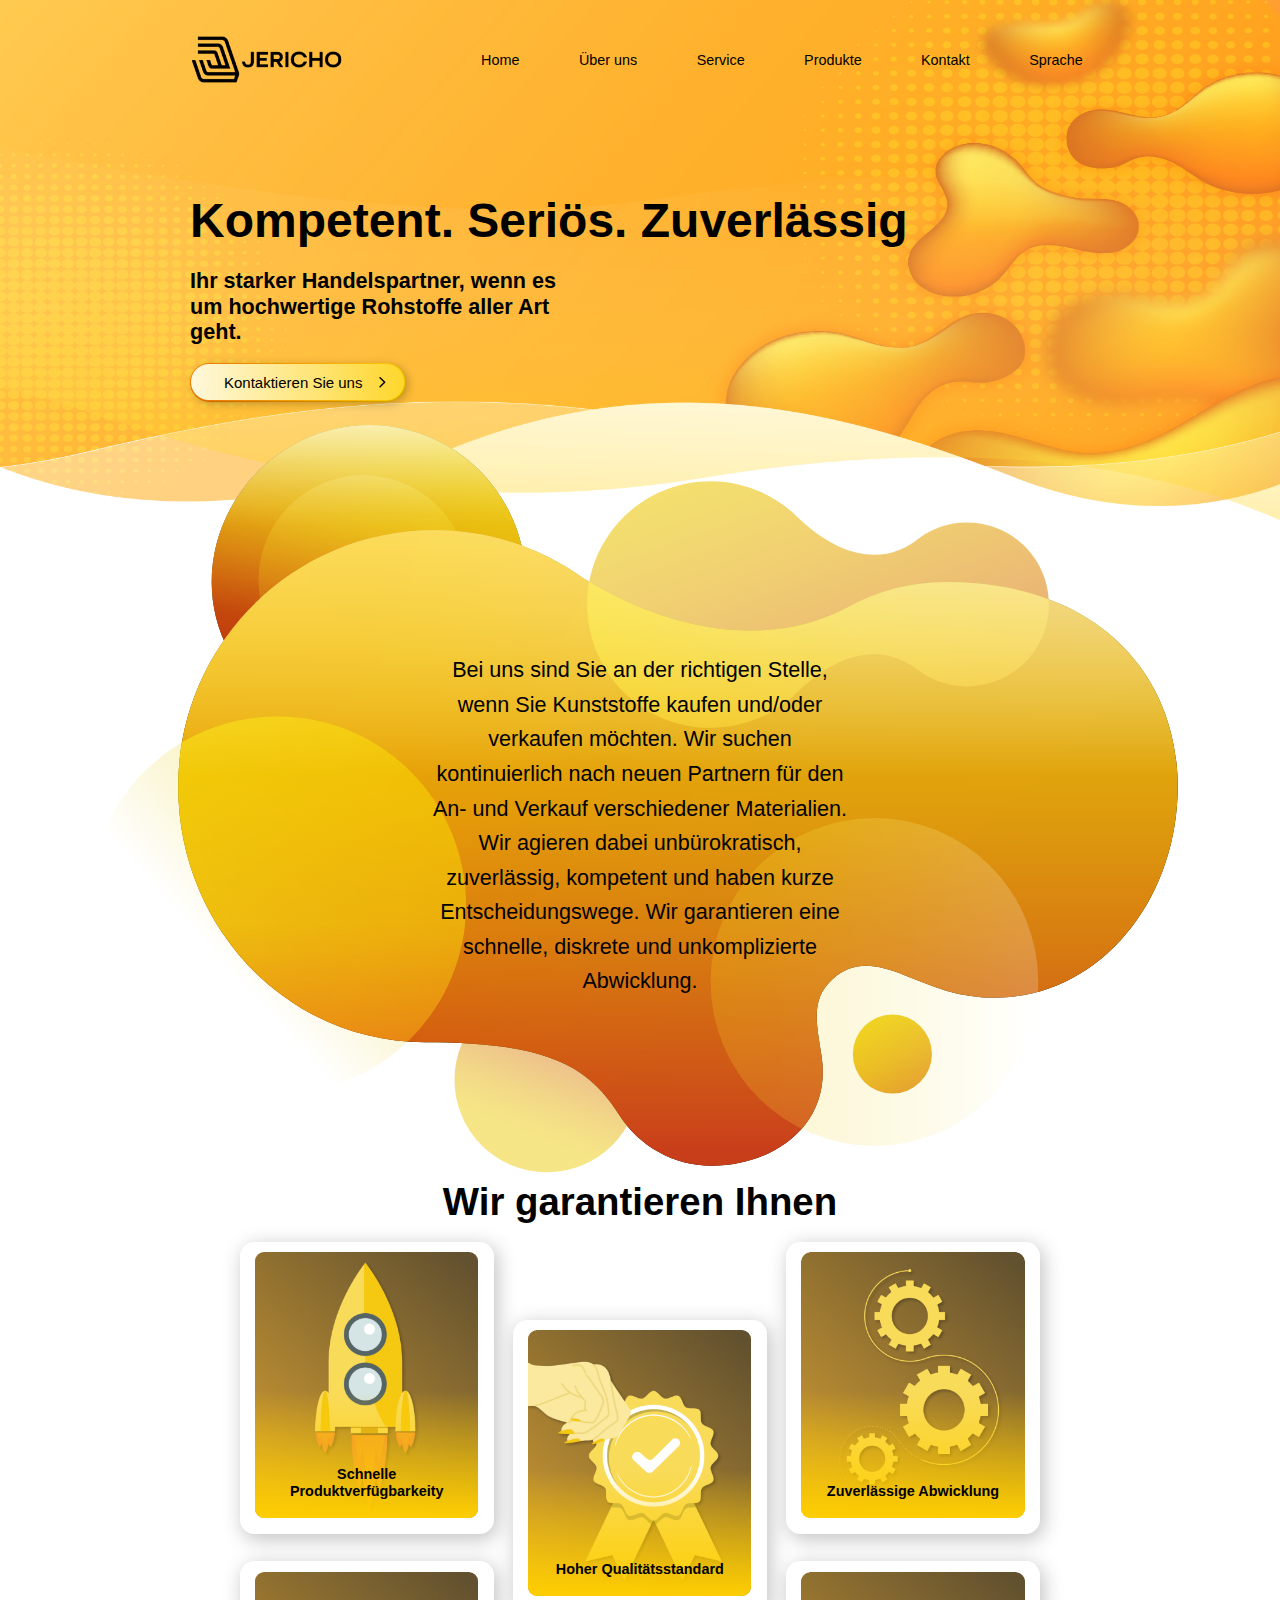
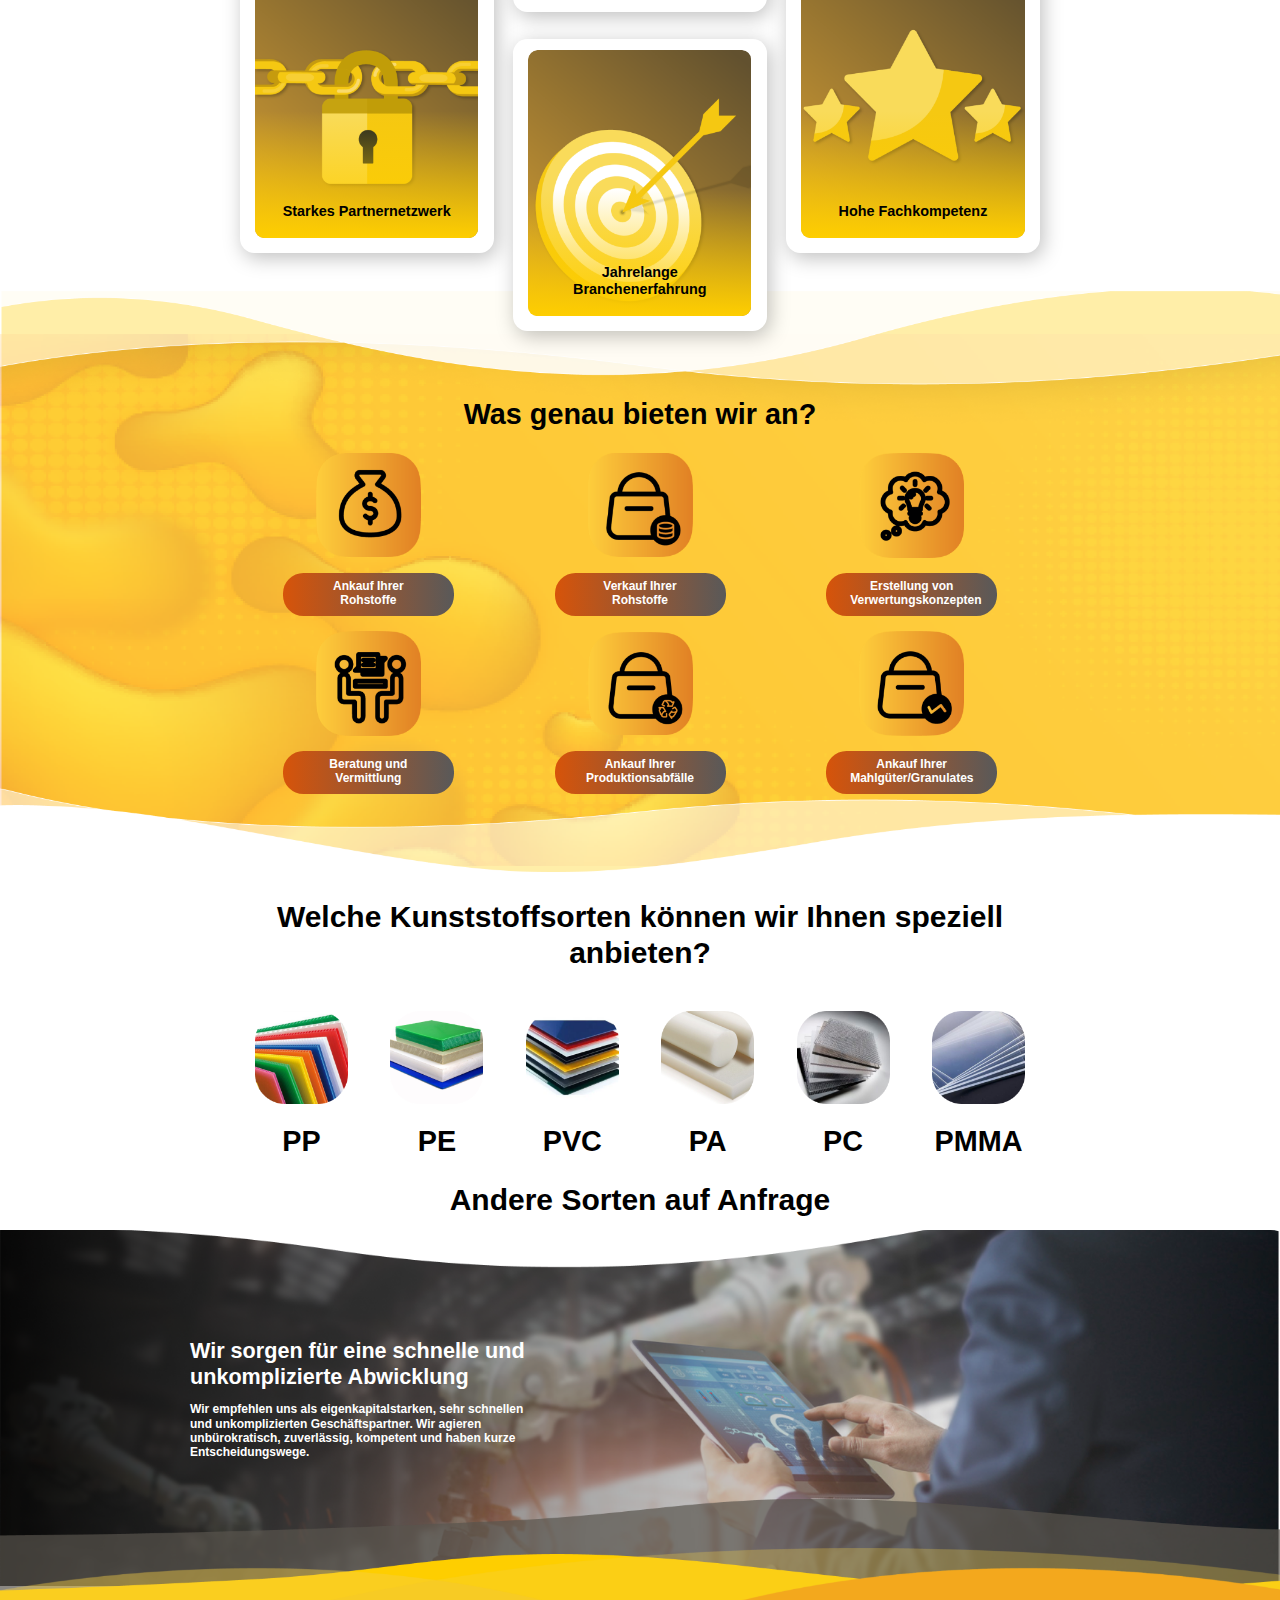
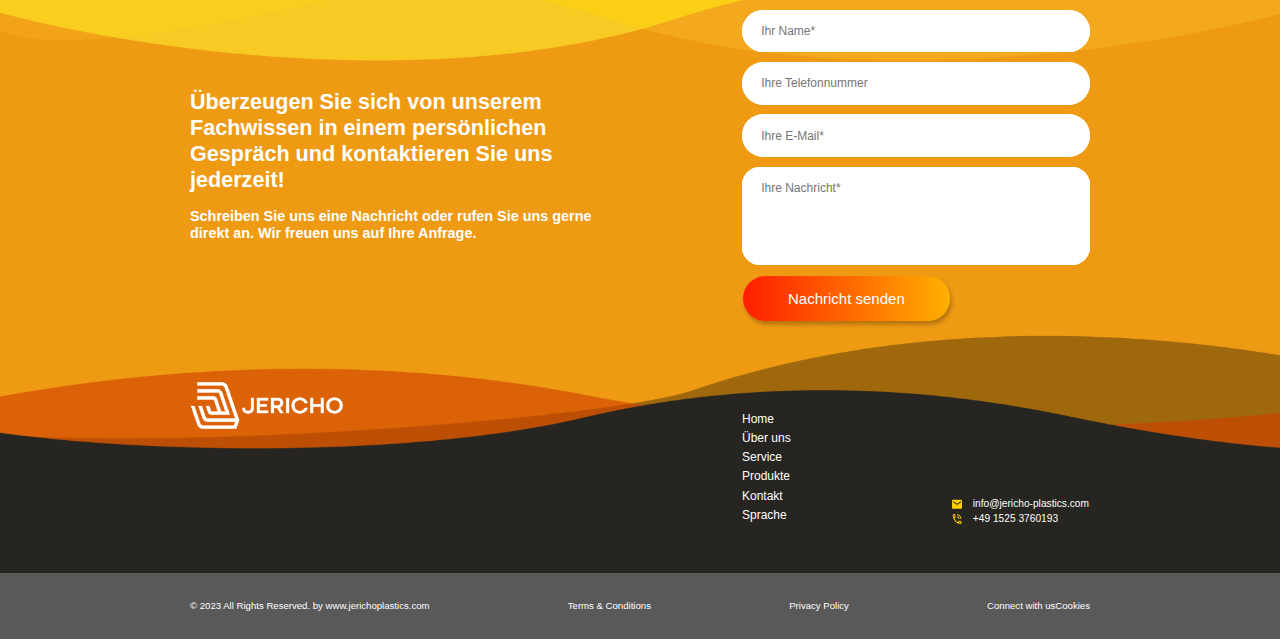
<file: index.html>
<!DOCTYPE html>
<html lang="en">

<head>
  <meta charset="UTF-8" />
  <meta http-equiv="X-UA-Compatible" content="IE=edge" />
  <meta name="viewport" content="width=device-width, initial-scale=1.0" />
  <link rel="stylesheet" href="./css/main.css" />
  <link rel="icon" href="./images/faveicon.png">
  <title>Jericho</title>
</head>

<body>
  <div class="main">

    <!-- #header -->
    <header class="header" id="header">
      <div class="autoContainer">
        <div class="header__inner">
          <a href="./index.html" class="header__inner-logo logo">
            <img src="./images/logo.png" alt="">
          </a>
          <div class="nav" id="menu">
            <div class="nav__inner">
              <div class="nav__inner-group">
                <a href="#home" class="nav__inner-link">Home</a>
                <a href="#about" class="nav__inner-link"> Über uns </a>
                <a href="#service" class="nav__inner-link">Service</a>
                <a href="#products" class="nav__inner-link">Produkte</a>
                <a href="#contact" class="nav__inner-link">Kontakt</a>
                <div class="dropdown">
                  <div class="dropdown__button">
                    <button  class="nav__inner-link">Sprache</button>
                  </div>
                  <div class="dropdown__content">
                    <a href="./en/index.html" class="nav__inner-link">English</a>
                    <a href="./index.html" class="nav__inner-link">German</a>
                  </div>
                </div>
              </div>
            </div>
          </div>
          <button class="burger" id="menuBtn"></button>
        </div>
      </div>
    </header>
    <!-- #header end -->

    <div class="anchor" id="home">
    </div>
    <!-- #hero -->
    <section class="hero" id="home">
      <div class="autoContainer">
        <div class="hero__inner">
          <h1>
            Kompetent. Seriös. Zuverlässig
          </h1>
          <p class="_lg">
            Ihr starker Handelspartner, wenn es um hochwertige Rohstoffe aller Art geht.
          </p>
          <a href="#contact" class="button button--primary">
            <span class="text">
              Kontaktieren Sie uns
            </span>
            <span>
              <svg width="12" height="19" viewBox="0 0 12 19" fill="none" xmlns="http://www.w3.org/2000/svg">
                <path
                  d="M1.1499 18.6C0.899902 18.35 0.774902 18.054 0.774902 17.712C0.774902 17.37 0.899902 17.0743 1.1499 16.825L8.4749 9.5L1.1249 2.15C0.891569 1.91667 0.774902 1.625 0.774902 1.275C0.774902 0.925 0.899902 0.625 1.1499 0.375C1.3999 0.125 1.6959 0 2.0379 0C2.3799 0 2.67557 0.125 2.9249 0.375L11.3249 8.8C11.4249 8.9 11.4959 9.00833 11.5379 9.125C11.5799 9.24167 11.6006 9.36667 11.5999 9.5C11.5999 9.63333 11.5789 9.75833 11.5369 9.875C11.4949 9.99167 11.4242 10.1 11.3249 10.2L2.8999 18.625C2.66657 18.8583 2.3789 18.975 2.0369 18.975C1.6949 18.975 1.39924 18.85 1.1499 18.6Z"
                  fill="black" />
              </svg>
            </span>
          </a>
        </div>
      </div>
      <div class="hero__bg bg">
        <img src="./images/backgrounds/hero-bg.png" alt="">
      </div>
    </section>

    <!-- #hero end -->
    <div class="anchor" id="about">
    </div>
    <!-- #about start -->
    <section class="about" id="about">
      <div class="autoContainer _sm">
        <div class="about__inner">
          <p class="_lg">
            Bei uns sind Sie an der richtigen Stelle, wenn Sie Kunststoffe kaufen und/oder verkaufen möchten. Wir suchen
            kontinuierlich nach neuen Partnern für den An- und Verkauf verschiedener Materialien. Wir agieren dabei
            unbürokratisch, zuverlässig, kompetent und haben kurze Entscheidungswege. Wir garantieren eine schnelle,
            diskrete und unkomplizierte Abwicklung.
          </p>
        </div>
      </div>
      <div class="about__bg bg">
        <img src="./images/backgrounds/about-bg.svg" alt="">
      </div>
    </section>
    <!-- #about end -->
    <div class="anchor" id="benefits">
    </div>
    <!-- #benefits end -->
    <section class="benefits">
      <div class="autoContainer _sm">
        <div class="benefits__inner">
          <h2>
            Wir garantieren Ihnen
          </h2>
          <div class="benefits__inner-content">
            <div class="benefits__inner-column">
              <div class="benefitsItem">
                <div class="benefitsItem__image">
                  <div class="ratioImage">
                    <img src="./images/benefits/benefits-1.png" alt="">
                  </div>
                </div>
                <h4>
                  Schnelle Produktverfügbarkeity
                </h4>
              </div>
              <div class="benefitsItem">
                <div class="benefitsItem__image">
                  <div class="ratioImage">
                    <img src="./images/benefits/benefits-4.png" alt="">
                  </div>
                </div>
                <h4>
                  Starkes Partnernetzwerk
                </h4>
              </div>
            </div>
            <div class="benefits__inner-column midle">
              <div class="benefitsItem benefitsItem--midle">
                <div class="benefitsItem__image">
                  <div class="ratioImage">
                    <img src="./images/benefits/benefits-2.png" alt="">
                  </div>
                </div>
                <h4>
                  Hoher Qualitätsstandard
                </h4>
              </div>
              <div class="benefitsItem">
                <div class="benefitsItem__image">
                  <div class="ratioImage">
                    <img src="./images/benefits/benefits-5.png" alt="">
                  </div>
                </div>
                <h4>
                  Jahrelange Branchenerfahrung
                </h4>
              </div>
            </div>
            <div class="benefits__inner-column">
              <div class="benefitsItem">
                <div class="benefitsItem__image">
                  <div class="ratioImage">
                    <img src="./images/benefits/benefits-3.png" alt="">
                  </div>
                </div>
                <h4>
                  Zuverlässige Abwicklung
                </h4>
              </div>
              <div class="benefitsItem">
                <div class="benefitsItem__image">
                  <div class="ratioImage">
                    <img src="./images/benefits/benefits-6.png" alt="">
                  </div>
                </div>
                <h4>
                  Hohe Fachkompetenz
                </h4>
              </div>
            </div>
          </div>
        </div>
      </div>
    </section>
    <!-- #benefits end -->
    <div class="anchor" id="service">
    </div>
    <!-- #service end -->
    <section class="service">
      <div class="autoContainer _sm">
        <div class="service__inner">
          <h3 class="_sm">
            Was genau bieten wir an?
          </h3>
          <div class="service__inner-row">
            <div class="serviceItem">
              <div class="serviceItem__body">
                <div class="serviceItem__body-image">
                  <div class="ratioImage">
                    <img src="./images/service/service-1.png" alt="">
                  </div>
                </div>
                <h6>
                  Ankauf Ihrer <br> Rohstoffe
                </h6>
              </div>
            </div>
            <div class="serviceItem">
              <div class="serviceItem__body">
                <div class="serviceItem__body-image">
                  <div class="ratioImage">
                    <img src="./images/service/service-2.png" alt="">
                  </div>
                </div>
                <h6>
                  Verkauf Ihrer <br> Rohstoffe
                </h6>
              </div>
            </div>
            <div class="serviceItem">
              <div class="serviceItem__body">
                <div class="serviceItem__body-image">
                  <div class="ratioImage">
                    <img src="./images/service/service-3.png" alt="">
                  </div>
                </div>
                <h6>
                  Erstellung von <br> Verwertungskonzepten
                </h6>
              </div>
            </div>
            <div class="serviceItem">
              <div class="serviceItem__body">
                <div class="serviceItem__body-image">
                  <div class="ratioImage">
                    <img src="./images/service/service-4.png" alt="">
                  </div>
                </div>
                <h6>
                  Beratung und <br> Vermittlung
                </h6>
              </div>
            </div>
            <div class="serviceItem">
              <div class="serviceItem__body">
                <div class="serviceItem__body-image">
                  <div class="ratioImage">
                    <img src="./images/service/service-5.png" alt="">
                  </div>
                </div>
                <h6>
                  Ankauf Ihrer <br> Produktionsabfälle
                </h6>
              </div>
            </div>
            <div class="serviceItem">
              <div class="serviceItem__body">
                <div class="serviceItem__body-image">
                  <div class="ratioImage">
                    <img src="./images/service/service-6.png" alt="">
                  </div>
                </div>
                <h6>
                  Ankauf Ihrer <br> Mahlgüter/Granulates
                </h6>
              </div>
            </div>
          </div>
        </div>
      </div>
      <div class="service__bg bg">
        <img src="./images/backgrounds/servicebg.png" alt="">
      </div>
    </section>
    <!-- #service end -->

    <div class="anchor" id="products">
    </div>
    <!-- #products start -->
    <section class="products" id="products">
      <div class="autoContainer _sm">
        <div class="products__inner">
          <h3>
            Welche Kunststoffsorten können wir Ihnen speziell anbieten?
          </h3>
          <div class="products__inner-row">
            <div class="productsItem">
              <div class="productsItem__image">
                <div class="ratioImage">
                  <img src="./images/products/product-1.png" alt="">
                </div>
              </div>
              <h3 class="_sm">
                PP
              </h3>
            </div>
            <div class="productsItem">
              <div class="productsItem__image">
                <div class="ratioImage">
                  <img src="./images/products/product-2.png" alt="">
                </div>
              </div>
              <h3 class="_sm">
                PE
              </h3>
            </div>
            <div class="productsItem">
              <div class="productsItem__image">
                <div class="ratioImage">
                  <img src="./images/products/product-3.png" alt="">
                </div>
              </div>
              <h3 class="_sm">
                PVC
              </h3>
            </div>
            <div class="productsItem">
              <div class="productsItem__image">
                <div class="ratioImage">
                  <img src="./images/products/product-4.png" alt="">
                </div>
              </div>
              <h3 class="_sm">
                PA
              </h3>
            </div>
            <div class="productsItem">
              <div class="productsItem__image">
                <div class="ratioImage">
                  <img src="./images/products/product-5.png" alt="">
                </div>
              </div>
              <h3 class="_sm">
                PC
              </h3>
            </div>
            <div class="productsItem">
              <div class="productsItem__image">
                <div class="ratioImage">
                  <img src="./images/products/product-6.png" alt="">
                </div>
              </div>
              <h3 class="_sm">
                PMMA
              </h3>
            </div>
          </div>
          <h3>
            Andere Sorten auf Anfrage
          </h3>
        </div>
      </div>
    </section>
    <!-- #products end -->

    <!-- #info start -->
    <section class="info">
      <div class="autoContainer">
        <div class="info__inner">
          <h4 class="_lg">

            Wir sorgen für eine schnelle und unkomplizierte Abwicklung
          </h4>
          <p class="_sm">
            Wir empfehlen uns als eigenkapitalstarken, sehr schnellen und unkomplizierten Geschäftspartner. Wir
            agieren unbürokratisch, zuverlässig, kompetent und haben kurze Entscheidungswege.
          </p>
        </div>
      </div>
      <div class="info__bg bg">
        <img src="./images/backgrounds/info-bg.png" alt="">
      </div>
    </section>
    <!-- #info end -->

    <!-- Contact and Footer  start -->
    <div class="wrapper">
      <div class="anchor" id="contact">
      </div>
      <!-- #contact start -->
      <section class="contact" id="contact">
        <div class="autoContainer">
          <div class="contact__inner">
            <div class="contact__inner-info">
              <h4 class="_lg">
                Überzeugen Sie sich von unserem Fachwissen in einem persönlichen Gespräch
                und kontaktieren Sie uns jederzeit!
              </h4>
              <p>
                Schreiben Sie uns eine Nachricht oder rufen Sie uns gerne direkt an. Wir freuen uns auf Ihre Anfrage.
              </p>
            </div>
            <form class="contact__inner-form">
              <div class="input">
                <input type="text" placeholder="Ihr Name*" required>
              </div>
              <div class="input">
                <input type="text" placeholder="Ihre Telefonnummer">
              </div>
              <div class="input">
                <input type="text" placeholder="Ihre E-Mail*" required>
              </div>
              <div class="input input--textarea">
                <textarea placeholder="Ihre Nachricht*" required></textarea>
              </div>
              <button class="button button--secondary">
                <span>
                  Nachricht senden
                </span>
              </button>
            </form>
          </div>
        </div>
      </section>
      <!-- #contact end -->
      <!-- #footer -->
      <footer class="footer">
        <div class="autoContainer">
          <div class="footer__inner">
            <a href="#" class="logo">
              <img src="./images/logoLight.png" alt="">
            </a>
            <div class="footer__inner-content">
              <div class="footer__inner-links">
                <a href="#home" class="footerLink">Home</a>
                <a href="#about" class="footerLink">Über uns</a>
                <a href="#service" class="footerLink">Service</a>
                <a href="#products" class="footerLink">Produkte</a>
                <a href="#contact" class="footerLink">Kontakt</a>
                <div class="dropdown">
                  <div class="dropdown__button">
                    <button href="#" class="footerLink">Sprache</button>
                  </div>
                  <div class="dropdown__content">
                    <a href="./en/index.html" class="footerLink">English</a>
                    <a href="./index.html" class="footerLink">German</a>
                  </div>
                </div>
              </div>
              <div class="footer__inner-contacts">
                <a href="mailto:info@jericho-plastics.com" class="button button--icon">
                  <span>
                    <svg width="18" height="17" viewBox="0 0 18 17" fill="none" xmlns="http://www.w3.org/2000/svg">
                      <path
                        d="M16.2 0.989258H1.8C0.81 0.989258 0.00899999 1.87571 0.00899999 2.95916L0 14.7785C0 15.862 0.81 16.7484 1.8 16.7484H16.2C17.19 16.7484 18 15.862 18 14.7785V2.95916C18 1.87571 17.19 0.989258 16.2 0.989258ZM15.84 5.17529L9.477 9.52877C9.189 9.72576 8.811 9.72576 8.523 9.52877L2.16 5.17529C2.06975 5.11985 1.99073 5.04495 1.9277 4.95511C1.86467 4.86528 1.81896 4.76238 1.79332 4.65265C1.76768 4.54292 1.76265 4.42864 1.77854 4.31672C1.79443 4.2048 1.8309 4.09757 1.88575 4.00153C1.9406 3.90548 2.01269 3.82262 2.09765 3.75795C2.18262 3.69327 2.27868 3.64814 2.38005 3.62528C2.48141 3.60241 2.58595 3.6023 2.68736 3.62493C2.78876 3.64757 2.88492 3.69248 2.97 3.75697L9 7.8839L15.03 3.75697C15.1151 3.69248 15.2112 3.64757 15.3126 3.62493C15.414 3.6023 15.5186 3.60241 15.62 3.62528C15.7213 3.64814 15.8174 3.69327 15.9023 3.75795C15.9873 3.82262 16.0594 3.90548 16.1142 4.00153C16.1691 4.09757 16.2056 4.2048 16.2215 4.31672C16.2373 4.42864 16.2323 4.54292 16.2067 4.65265C16.181 4.76238 16.1353 4.86528 16.0723 4.95511C16.0093 5.04495 15.9302 5.11985 15.84 5.17529Z" />
                    </svg>
                  </span> info@jericho-plastics.com
                </a>
                <a href="tel:+49 1525 3760193" class="button button--icon">
                  <span>
                    <svg width="18" height="21" viewBox="0 0 18 21" fill="none" xmlns="http://www.w3.org/2000/svg">
                      <path
                        d="M17 14.4472C15.8 14.4472 14.5 14.222 13.4 13.7718H13.1C12.8 13.7718 12.6 13.8843 12.4 14.1095L10.2 16.5859C7.4 14.8974 5 12.3084 3.6 9.15659L5.8 6.68014C6.1 6.34245 6.2 5.89218 6 5.55449C5.7 4.31626 5.5 2.85291 5.5 1.50212C5.5 0.939293 5 0.376465 4.5 0.376465H1C0.5 0.376465 0 0.939293 0 1.50212C0 12.0833 7.6 20.6383 17 20.6383C17.5 20.6383 18 20.0755 18 19.5126V15.5728C18 15.01 17.5 14.4472 17 14.4472ZM2 2.62778H3.5C3.6 3.64087 3.8 4.65396 4 5.55449L2.8 6.90527C2.4 5.55449 2.1 4.09113 2 2.62778ZM16 18.387C14.7 18.2744 13.4 17.9367 12.2 17.4864L13.4 16.1357C14.2 16.3608 15.1 16.5859 16 16.5859V18.387ZM12 10.5074H14C14 9.01466 13.4732 7.58309 12.5355 6.52758C11.5979 5.47207 10.3261 4.87909 9 4.87909V7.1304C9.79565 7.1304 10.5587 7.48619 11.1213 8.1195C11.6839 8.7528 12 9.61175 12 10.5074ZM16 10.5074H18C18 4.87909 13.97 0.376465 9 0.376465V2.62778C12.86 2.62778 16 6.15108 16 10.5074Z" />
                    </svg>
                    </svg>
                  </span>
                  +49 1525 3760193
                </a>
              </div>
            </div>
          </div>
          <div class="footer__copy">
            <p>
              © 2023 All Rights Reserved. by www.jerichoplastics.com
            </p>
            <a href="#">
              Terms & Conditions
            </a>
            <a href="./privacy-policy.html">
              Privacy Policy
            </a>
            <a href="">Connect with usCookies</a>
          </div>
        </div>
      </footer>
      <!-- #footer end -->
      <div class="wrapper__bg bg">
        <img src="./images/backgrounds/contact-bg.png" alt="">
      </div>
    </div>
    <!-- Contact and Footer  end -->

  </div>
  <script src="./js/main.js"></script>
</body>

</html>
</file>
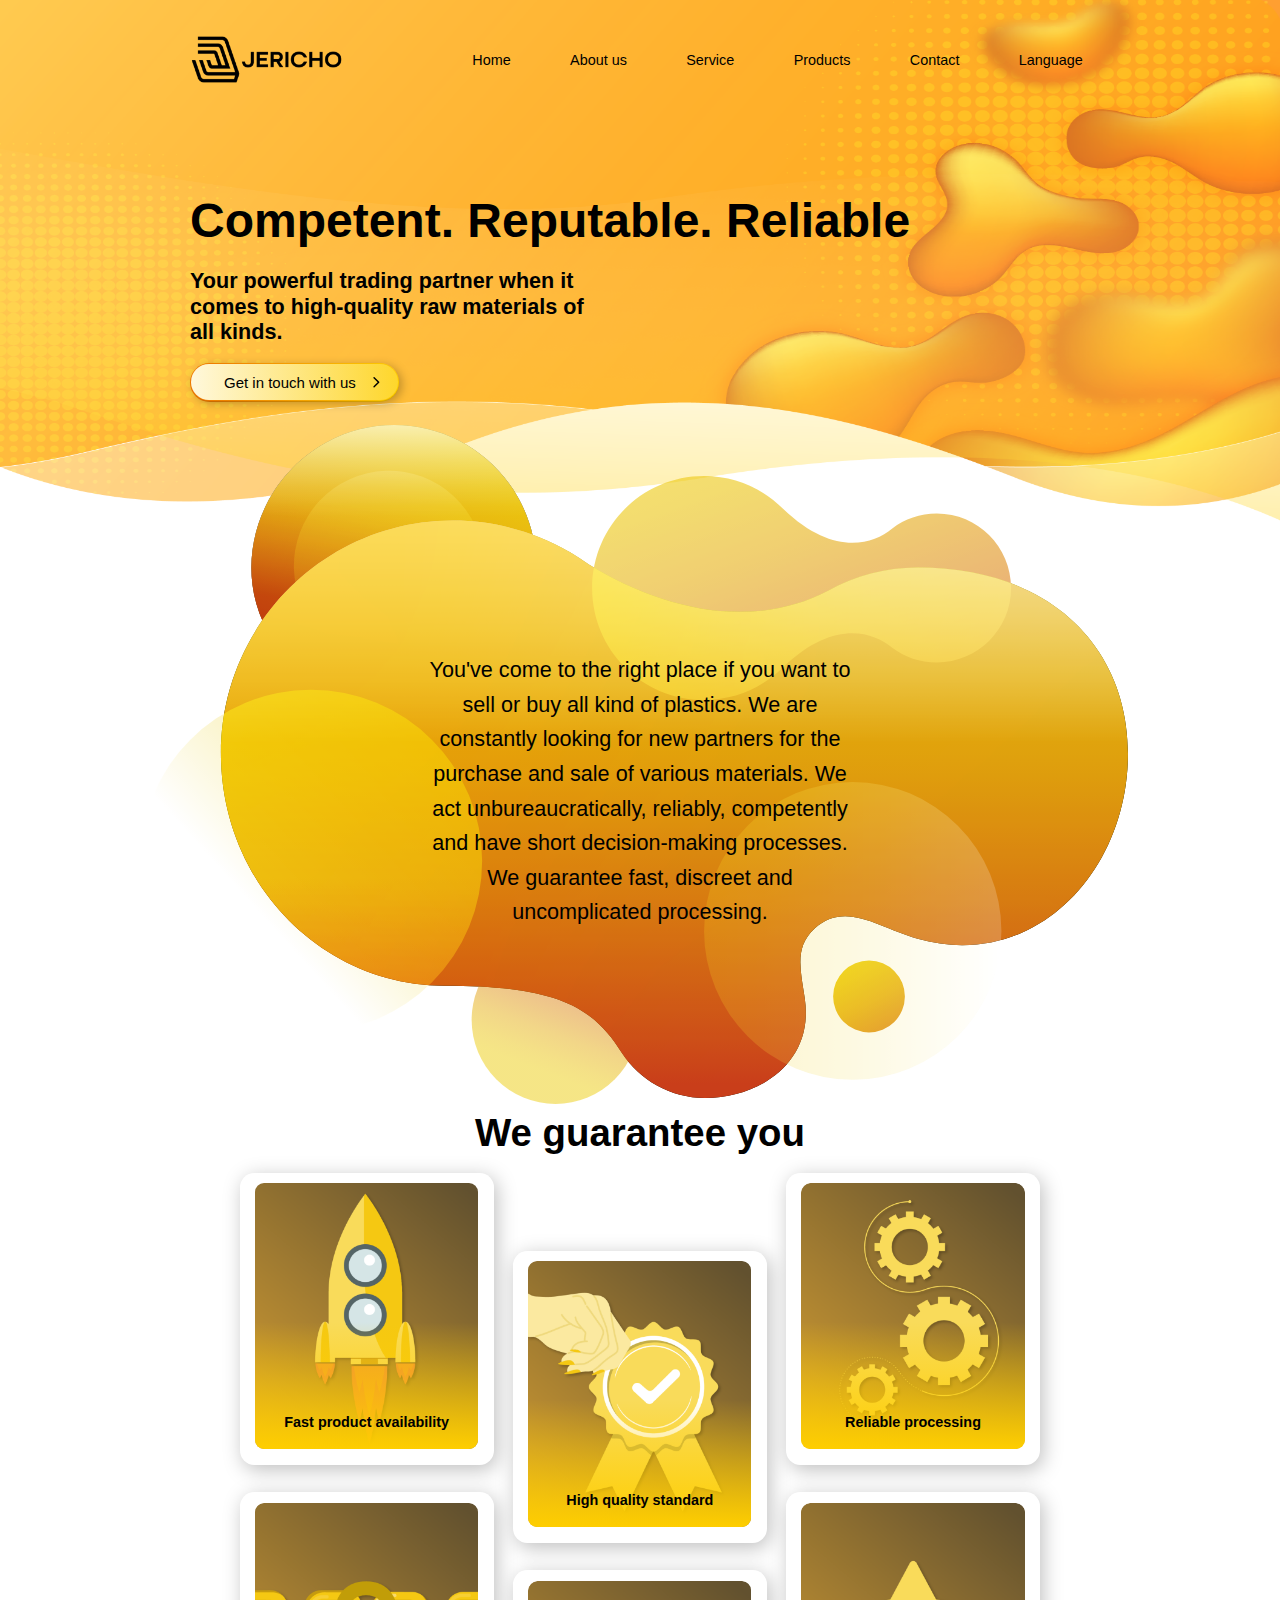
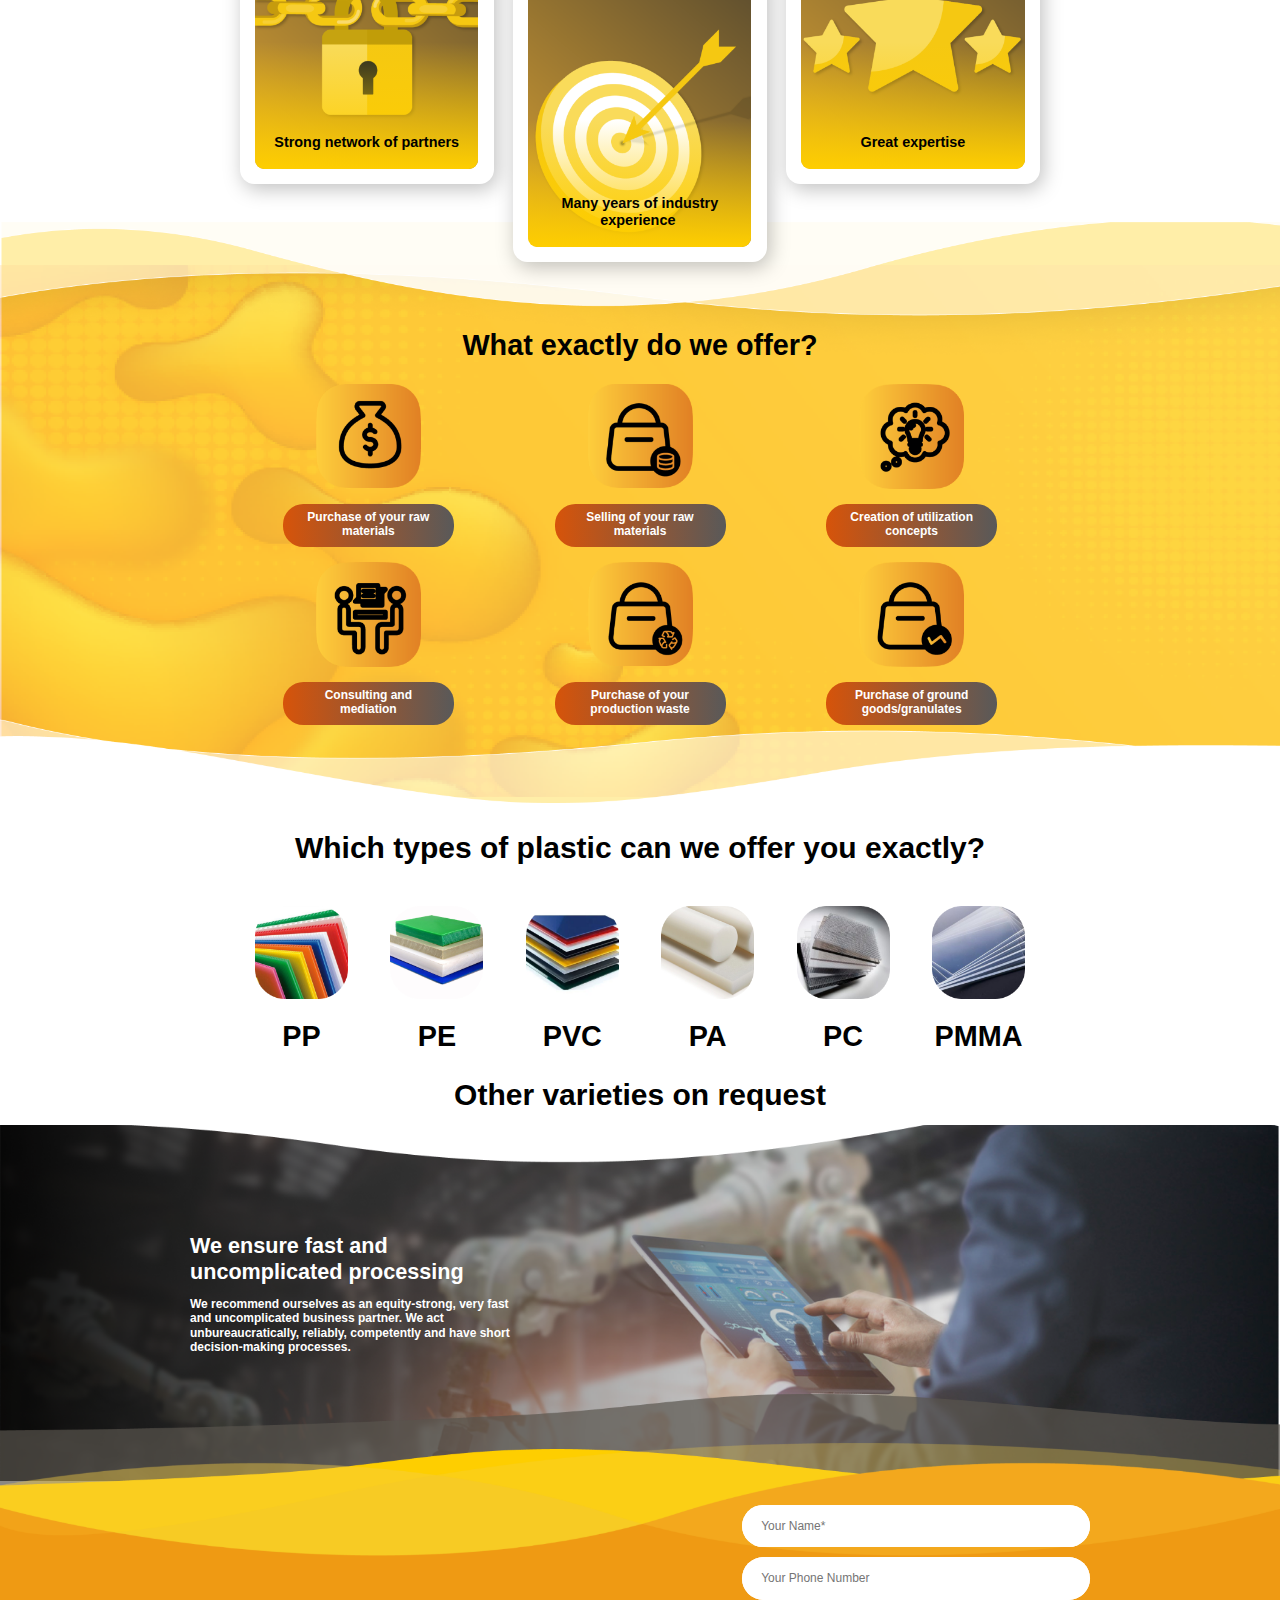
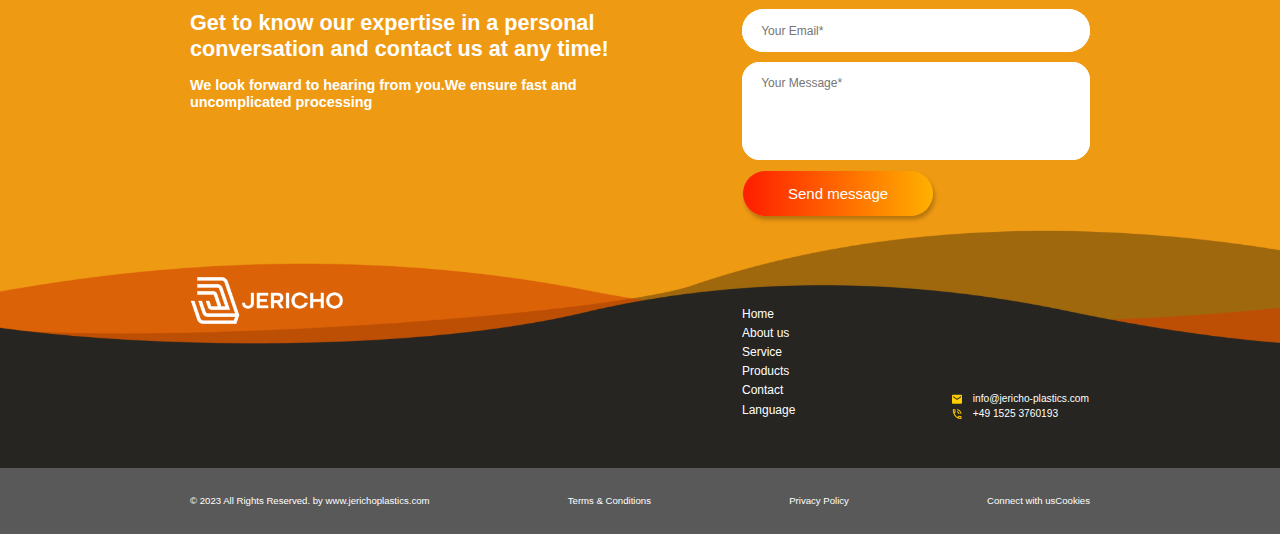
<file: en/index.html>
<!DOCTYPE html>
<html lang="en">

<head>
  <meta charset="UTF-8" />
  <meta http-equiv="X-UA-Compatible" content="IE=edge" />
  <meta name="viewport" content="width=device-width, initial-scale=1" />
  <link rel="stylesheet" href="../css/main.css" />
  <link rel="icon" href="../images/faveicon.png">
  <title>Jericho</title>
</head>

<body>
  <div class="main">

    <!-- #header -->
    <header class="header" id="header">
      <div class="autoContainer">
        <div class="header__inner">
          <a href="./index.html
          " class="header__inner-logo logo">
            <img src="../images/logo.png" alt="">
          </a>
          <div class="nav" id="menu">
            <div class="nav__inner">
              <div class="nav__inner-group">
                <a href="#home" class="nav__inner-link">Home</a>
                <a href="#about" class="nav__inner-link"> About us </a>
                <a href="#service" class="nav__inner-link">Service</a>
                <a href="#products" class="nav__inner-link">Products</a>
                <a href="#contact" class="nav__inner-link">Contact</a>
                <div class="dropdown">
                  <div class="dropdown__button">
                    <button class="nav__inner-link">Language</button>
                  </div>
                  <div class="dropdown__content">
                    <a href="./index.html" class="nav__inner-link">English</a>
                    <a href="../index.html" class="nav__inner-link">German</a>
                  </div>
                </div>
              </div>
            </div>
          </div>
          <button class="burger" id="menuBtn"></button>
        </div>
      </div>
    </header>
    <!-- #header end -->

    <div class="anchor" id="home">
    </div>
    <!-- #hero -->
    <section class="hero" id="home">
      <div class="autoContainer">
        <div class="hero__inner">
          <h1>
            Competent. Reputable. Reliable
          </h1>
          <p class="_lg">
            Your powerful trading partner when it comes to high-quality raw materials of all kinds.
          </p>
          <a href="#contact" class="button button--primary">
            <span class="text">
              Get in touch with us
            </span>
            <span>
              <svg width="12" height="19" viewBox="0 0 12 19" fill="none" xmlns="http://www.w3.org/2000/svg">
                <path
                  d="M1.1499 18.6C0.899902 18.35 0.774902 18.054 0.774902 17.712C0.774902 17.37 0.899902 17.0743 1.1499 16.825L8.4749 9.5L1.1249 2.15C0.891569 1.91667 0.774902 1.625 0.774902 1.275C0.774902 0.925 0.899902 0.625 1.1499 0.375C1.3999 0.125 1.6959 0 2.0379 0C2.3799 0 2.67557 0.125 2.9249 0.375L11.3249 8.8C11.4249 8.9 11.4959 9.00833 11.5379 9.125C11.5799 9.24167 11.6006 9.36667 11.5999 9.5C11.5999 9.63333 11.5789 9.75833 11.5369 9.875C11.4949 9.99167 11.4242 10.1 11.3249 10.2L2.8999 18.625C2.66657 18.8583 2.3789 18.975 2.0369 18.975C1.6949 18.975 1.39924 18.85 1.1499 18.6Z"
                  fill="black" />
              </svg>
            </span>
          </a>
        </div>
      </div>
      <div class="hero__bg bg">
        <img src="../images/backgrounds/hero-bg.png" alt="">
      </div>
    </section>

    <!-- #hero end -->
    <div class="anchor" id="about">
    </div>
    <!-- #about start -->
    <section class="about" id="about">
      <div class="autoContainer _sm">
        <div class="about__inner">
          <p class="_lg">
            You've come to the right place if you want to sell or buy all kind of plastics. We are constantly looking
            for new partners for the purchase and sale of various materials. We act unbureaucratically, reliably,
            competently and have short decision-making processes.
            <br>
            We guarantee fast, discreet and uncomplicated processing.
          </p>

        </div>
      </div>
      <div class="about__bg bg">
        <img src="../images/backgrounds/about-bg.svg" alt="">
      </div>
    </section>
    <!-- #about end -->
    <div class="anchor" id="benefits">
    </div>
    <!-- #benefits end -->
    <section class="benefits">
      <div class="autoContainer _sm">
        <div class="benefits__inner">
          <h2>
            We guarantee you
          </h2>
          <div class="benefits__inner-content">
            <div class="benefits__inner-column">
              <div class="benefitsItem">
                <div class="benefitsItem__image">
                  <div class="ratioImage">
                    <img src="../images/benefits/benefits-1.png" alt="">
                  </div>
                </div>
                <h4>
                  Fast product availability
                </h4>
              </div>
              <div class="benefitsItem">
                <div class="benefitsItem__image">
                  <div class="ratioImage">
                    <img src="../images/benefits/benefits-4.png" alt="">
                  </div>
                </div>
                <h4>
                  Strong network of partners
                </h4>
              </div>
            </div>
            <div class="benefits__inner-column midle">
              <div class="benefitsItem benefitsItem--midle">
                <div class="benefitsItem__image">
                  <div class="ratioImage">
                    <img src="../images/benefits/benefits-2.png" alt="">
                  </div>
                </div>
                <h4>
                  High quality
                  standard
                </h4>
              </div>
              <div class="benefitsItem">
                <div class="benefitsItem__image">
                  <div class="ratioImage">
                    <img src="../images/benefits/benefits-5.png" alt="">
                  </div>
                </div>
                <h4>
                  Many years of industry experience 
                </h4>
              </div>
            </div>
            <div class="benefits__inner-column">
              <div class="benefitsItem">
                <div class="benefitsItem__image">
                  <div class="ratioImage">
                    <img src="../images/benefits/benefits-3.png" alt="">
                  </div>
                </div>
                <h4>
                  Reliable
                  processing
                </h4>
              </div>
              <div class="benefitsItem">
                <div class="benefitsItem__image">
                  <div class="ratioImage">
                    <img src="../images/benefits/benefits-6.png" alt="">
                  </div>
                </div>
                <h4>
                  Great expertise
                </h4>
              </div>
            </div>
          </div>
        </div>
      </div>
    </section>
    <!-- #benefits end -->
    <div class="anchor" id="service">
    </div>
    <!-- #service end -->
    <section class="service">
      <div class="autoContainer _sm">
        <div class="service__inner">
          <h3 class="_sm">
            What exactly do we offer?
          </h3>
          <div class="service__inner-row">
            <div class="serviceItem">
              <div class="serviceItem__body">
                <div class="serviceItem__body-image">
                  <div class="ratioImage">
                    <img src="../images/service/service-1.png" alt="">
                  </div>
                </div>
                <h6>
                  Purchase of your raw <br> materials
                </h6>
              </div>
            </div>
            <div class="serviceItem">
              <div class="serviceItem__body">
                <div class="serviceItem__body-image">
                  <div class="ratioImage">
                    <img src="../images/service/service-2.png" alt="">
                  </div>
                </div>
                <h6>
                  Selling of your raw <br> materials
                </h6>
              </div>
            </div>
            <div class="serviceItem">
              <div class="serviceItem__body">
                <div class="serviceItem__body-image">
                  <div class="ratioImage">
                    <img src="../images/service/service-3.png" alt="">
                  </div>
                </div>
                <h6>
                  Creation of utilization <br> concepts
                </h6>
              </div>
            </div>
            <div class="serviceItem">
              <div class="serviceItem__body">
                <div class="serviceItem__body-image">
                  <div class="ratioImage">
                    <img src="../images/service/service-4.png" alt="">
                  </div>
                </div>
                <h6>
                  Consulting and <br> mediation
                </h6>
              </div>
            </div>
            <div class="serviceItem">
              <div class="serviceItem__body">
                <div class="serviceItem__body-image">
                  <div class="ratioImage">
                    <img src="../images/service/service-5.png" alt="">
                  </div>
                </div>
                <h6>
                  Purchase of your <br> production waste
                </h6>
              </div>
            </div>
            <div class="serviceItem">
              <div class="serviceItem__body">
                <div class="serviceItem__body-image">
                  <div class="ratioImage">
                    <img src="../images/service/service-6.png" alt="">
                  </div>
                </div>
                <h6>
                  Purchase of ground <br> goods/granulates
                </h6>
              </div>
            </div>
          </div>
        </div>
      </div>
      <div class="service__bg bg">
        <img src="../images/backgrounds/servicebg.png" alt="">
      </div>
    </section>
    <!-- #service end -->

    <div class="anchor" id="products">
    </div>
    <!-- #products start -->
    <section class="products" id="products">
      <div class="autoContainer _sm">
        <div class="products__inner">
          <h3>
            Which types of plastic can we offer you exactly?
          </h3>
          <div class="products__inner-row">
            <div class="productsItem">
              <div class="productsItem__image">
                <div class="ratioImage">
                  <img src="../images/products/product-1.png" alt="">
                </div>
              </div>
              <h3 class="_sm">
                PP
              </h3>
            </div>
            <div class="productsItem">
              <div class="productsItem__image">
                <div class="ratioImage">
                  <img src="../images/products/product-2.png" alt="">
                </div>
              </div>
              <h3 class="_sm">
                PE
              </h3>
            </div>
            <div class="productsItem">
              <div class="productsItem__image">
                <div class="ratioImage">
                  <img src="../images/products/product-3.png" alt="">
                </div>
              </div>
              <h3 class="_sm">
                PVC
              </h3>
            </div>
            <div class="productsItem">
              <div class="productsItem__image">
                <div class="ratioImage">
                  <img src="../images/products/product-4.png" alt="">
                </div>
              </div>
              <h3 class="_sm">
                PA
              </h3>
            </div>
            <div class="productsItem">
              <div class="productsItem__image">
                <div class="ratioImage">
                  <img src="../images/products/product-5.png" alt="">
                </div>
              </div>
              <h3 class="_sm">
                PC
              </h3>
            </div>
            <div class="productsItem">
              <div class="productsItem__image">
                <div class="ratioImage">
                  <img src="../images/products/product-6.png" alt="">
                </div>
              </div>
              <h3 class="_sm">
                PMMA
              </h3>
            </div>
          </div>
          <h3>
            Other varieties on request
          </h3>
        </div>
      </div>
    </section>
    <!-- #products end -->

    <!-- #info start -->
    <section class="info">
      <div class="autoContainer">
        <div class="info__inner">
          <h4 class="_lg">
            We ensure fast and uncomplicated processing
          </h4>
          <p class="_sm">
            We recommend ourselves as an equity-strong, very fast and uncomplicated business partner. We act
            unbureaucratically, reliably, competently and have short decision-making processes.
          </p>
        </div>
      </div>
      <div class="info__bg bg">
        <img src="../images/backgrounds/info-bg.png" alt="">
      </div>
    </section>
    <!-- #info end -->

    <!-- Contact and Footer  start -->
    <div class="wrapper">
      <div class="anchor" id="contact">
      </div>
      <!-- #contact start -->
      <section class="contact" id="contact">
        <div class="autoContainer">
          <div class="contact__inner">
            <div class="contact__inner-info">
              <h4 class="_lg">
                Get to know our expertise in a personal conversation and contact us at any time!
              </h4>
              <p>
                We look forward to hearing from you.We ensure fast and uncomplicated processing
              </p>
            </div>
            <form class="contact__inner-form">
              <div class="input">
                <input type="text" placeholder="Your Name*" required>
              </div>
              <div class="input">
                <input type="text" placeholder="Your Phone Number
                ">
              </div>
              <div class="input">
                <input type="text" placeholder="Your Email*" required>
              </div>
              <div class="input input--textarea">
                <textarea placeholder="Your Message*" required></textarea>
              </div>
              <button class="button button--secondary">
                <span>
                  Send message
                </span>
              </button>
            </form>
          </div>
        </div>
      </section>
      <!-- #contact end -->
      <!-- #footer -->
      <footer class="footer">
        <div class="autoContainer">
          <div class="footer__inner">
            <a href="#" class="logo">
              <img src="../images/logoLight.png" alt="">
            </a>
            <div class="footer__inner-content">
              <div class="footer__inner-links">
                <a href="#home" class="footerLink">Home</a>
                <a href="#about" class="footerLink"> About us</a>
                <a href="#serice" class="footerLink">Service</a>
                <a href="#products" class="footerLink">Products</a>
                <a href="#contact" class="footerLink">Contact</a>
                <div class="dropdown">
                  <div class="dropdown__button">
                    <button href="#" class="footerLink">Language</button>
                  </div>
                  <div class="dropdown__content">
                    <a href="./index.html" class="footerLink">English</a>
                    <a href="../index.html" class="footerLink">German</a>
                  </div>
                </div>
              </div>
              <div class="footer__inner-contacts">
                <a href="mailto:info@jericho-plastics.com" class="button button--icon">
                  <span>
                    <svg width="18" height="17" viewBox="0 0 18 17" fill="none" xmlns="http://www.w3.org/2000/svg">
                      <path
                        d="M16.2 0.989258H1.8C0.81 0.989258 0.00899999 1.87571 0.00899999 2.95916L0 14.7785C0 15.862 0.81 16.7484 1.8 16.7484H16.2C17.19 16.7484 18 15.862 18 14.7785V2.95916C18 1.87571 17.19 0.989258 16.2 0.989258ZM15.84 5.17529L9.477 9.52877C9.189 9.72576 8.811 9.72576 8.523 9.52877L2.16 5.17529C2.06975 5.11985 1.99073 5.04495 1.9277 4.95511C1.86467 4.86528 1.81896 4.76238 1.79332 4.65265C1.76768 4.54292 1.76265 4.42864 1.77854 4.31672C1.79443 4.2048 1.8309 4.09757 1.88575 4.00153C1.9406 3.90548 2.01269 3.82262 2.09765 3.75795C2.18262 3.69327 2.27868 3.64814 2.38005 3.62528C2.48141 3.60241 2.58595 3.6023 2.68736 3.62493C2.78876 3.64757 2.88492 3.69248 2.97 3.75697L9 7.8839L15.03 3.75697C15.1151 3.69248 15.2112 3.64757 15.3126 3.62493C15.414 3.6023 15.5186 3.60241 15.62 3.62528C15.7213 3.64814 15.8174 3.69327 15.9023 3.75795C15.9873 3.82262 16.0594 3.90548 16.1142 4.00153C16.1691 4.09757 16.2056 4.2048 16.2215 4.31672C16.2373 4.42864 16.2323 4.54292 16.2067 4.65265C16.181 4.76238 16.1353 4.86528 16.0723 4.95511C16.0093 5.04495 15.9302 5.11985 15.84 5.17529Z" />
                    </svg>
                  </span> info@jericho-plastics.com
                </a>
                <a href="tel:+49 1525 3760193" class="button button--icon">
                  <span>
                    <svg width="18" height="21" viewBox="0 0 18 21" fill="none" xmlns="http://www.w3.org/2000/svg">
                      <path
                        d="M17 14.4472C15.8 14.4472 14.5 14.222 13.4 13.7718H13.1C12.8 13.7718 12.6 13.8843 12.4 14.1095L10.2 16.5859C7.4 14.8974 5 12.3084 3.6 9.15659L5.8 6.68014C6.1 6.34245 6.2 5.89218 6 5.55449C5.7 4.31626 5.5 2.85291 5.5 1.50212C5.5 0.939293 5 0.376465 4.5 0.376465H1C0.5 0.376465 0 0.939293 0 1.50212C0 12.0833 7.6 20.6383 17 20.6383C17.5 20.6383 18 20.0755 18 19.5126V15.5728C18 15.01 17.5 14.4472 17 14.4472ZM2 2.62778H3.5C3.6 3.64087 3.8 4.65396 4 5.55449L2.8 6.90527C2.4 5.55449 2.1 4.09113 2 2.62778ZM16 18.387C14.7 18.2744 13.4 17.9367 12.2 17.4864L13.4 16.1357C14.2 16.3608 15.1 16.5859 16 16.5859V18.387ZM12 10.5074H14C14 9.01466 13.4732 7.58309 12.5355 6.52758C11.5979 5.47207 10.3261 4.87909 9 4.87909V7.1304C9.79565 7.1304 10.5587 7.48619 11.1213 8.1195C11.6839 8.7528 12 9.61175 12 10.5074ZM16 10.5074H18C18 4.87909 13.97 0.376465 9 0.376465V2.62778C12.86 2.62778 16 6.15108 16 10.5074Z" />
                    </svg>
                    </svg>
                  </span>
                  +49 1525 3760193
                </a>
              </div>
            </div>
          </div>
          <div class="footer__copy">
            <p>
              © 2023 All Rights Reserved. by www.jerichoplastics.com
            </p>
            <a href="#">
              Terms & Conditions
            </a>
            <a href="./privacy-policy.html">
              Privacy Policy
            </a>
            <a href="">Connect with usCookies</a>
          </div>
        </div>
      </footer>
      <!-- #footer end -->
      <div class="wrapper__bg bg">
        <img src="../images/backgrounds/contact-bg.png" alt="">
      </div>
    </div>
    <!-- Contact and Footer  end -->

  </div>
  <script src="../js/main.js"></script>
</body>

</html>
</file>
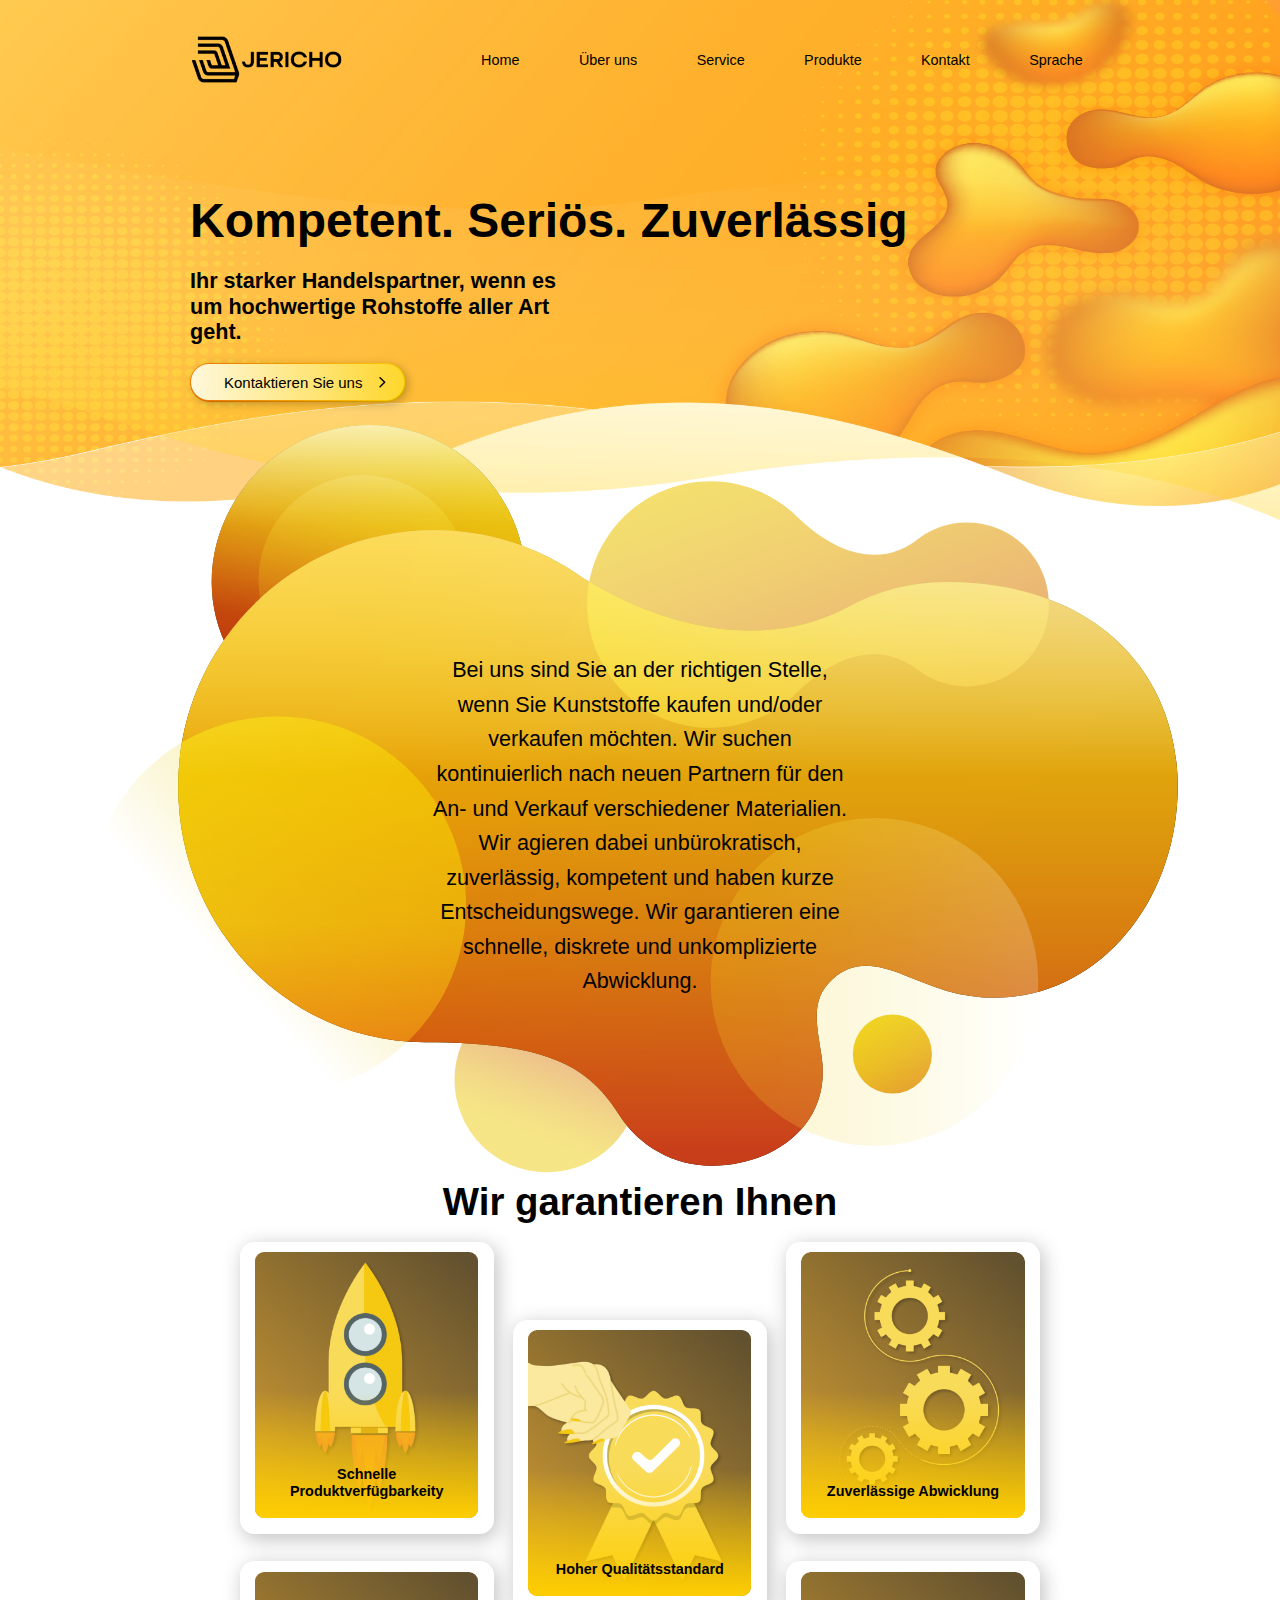
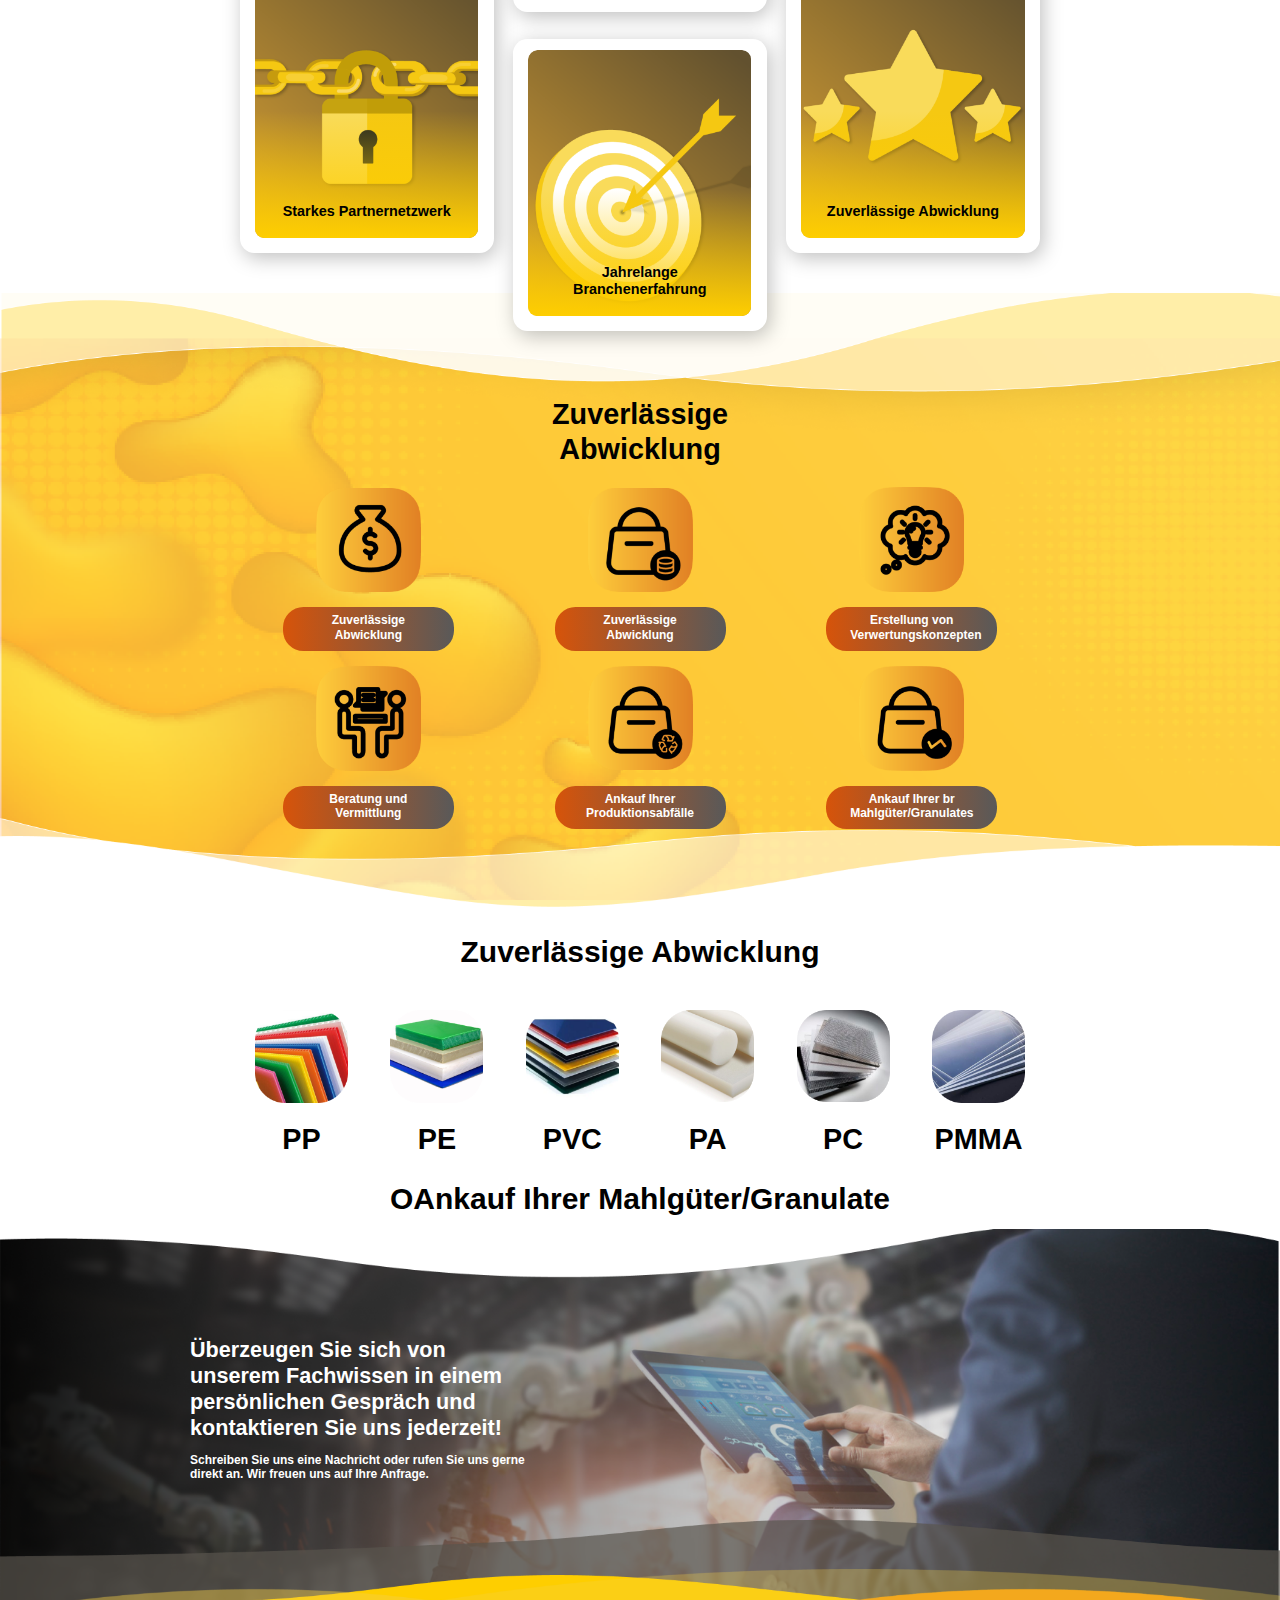
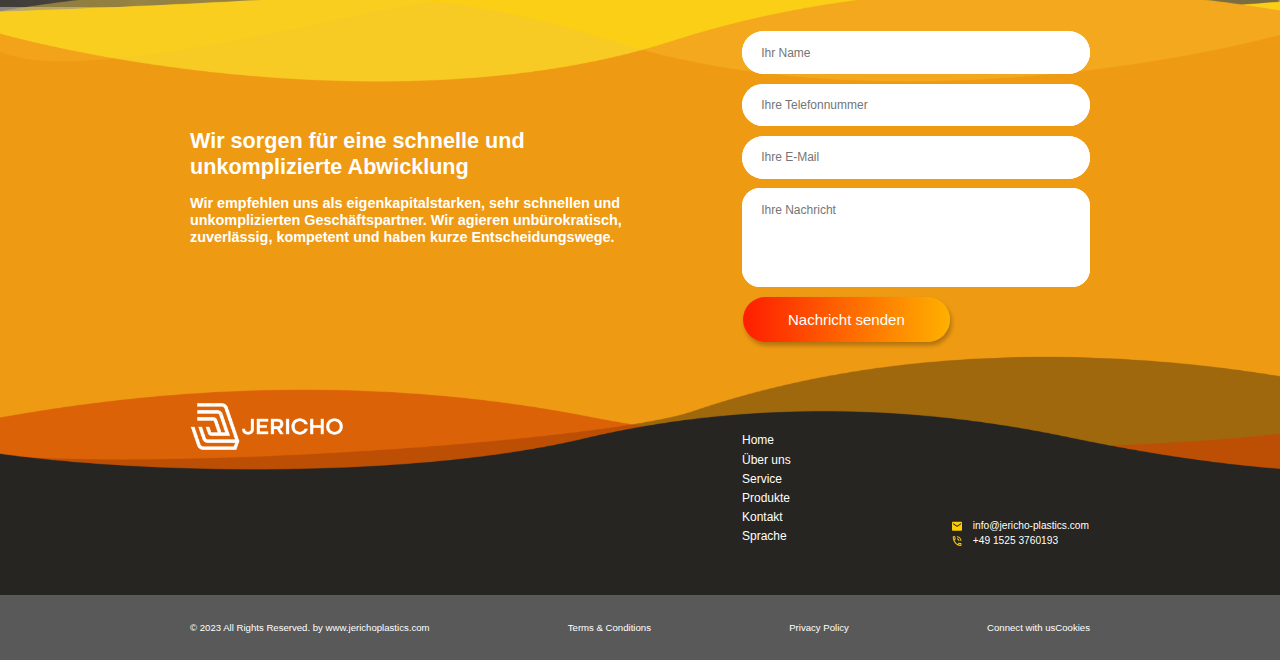
<file: gr/index.html>
<!DOCTYPE html>
<html lang="en">

<head>
  <meta charset="UTF-8" />
  <meta http-equiv="X-UA-Compatible" content="IE=edge" />
  <meta name="viewport" content="width=device-width, initial-scale=1.0" />
  <link rel="stylesheet" href="../css/main.css" />
  <title>Jericho</title>
</head>

<body>
  <div class="main">

    <!-- #header -->
    <header class="header" id="header">
      <div class="autoContainer">
        <div class="header__inner">
          <a href="#" class="header__inner-logo logo">
            <img src="../images/logo.png" alt="">
          </a>
          <div class="nav" id="menu">
            <div class="nav__inner">
              <div class="nav__inner-group">
                <a href="#home" class="nav__inner-link">Home</a>
                <a href="#about" class="nav__inner-link"> Über uns </a>
                <a href="#service" class="nav__inner-link">Service</a>
                <a href="#products" class="nav__inner-link">Produkte</a>
                <a href="#contact" class="nav__inner-link">Kontakt</a>
                <div class="dropdown">
                  <div class="dropdown__button">
                    <button href="#" class="nav__inner-link">Sprache</button>
                  </div>
                  <div class="dropdown__content">
                    <a href="../index.html" class="nav__inner-link">English</a>
                    <a href="./index.html" class="nav__inner-link">German</a>
                  </div>
                </div>
              </div>
            </div>
          </div>
          <button class="burger" id="menuBtn"></button>
        </div>
      </div>
    </header>
    <!-- #header end -->

    <div class="anchor" id="home">
    </div>
    <!-- #hero -->
    <section class="hero" id="home">
      <div class="autoContainer">
        <div class="hero__inner">
          <h1>
            Kompetent. Seriös. Zuverlässig
          </h1>
          <p class="_lg">
            Ihr starker Handelspartner, wenn es um hochwertige Rohstoffe aller Art geht.
          </p>
          <a href="#contact" class="button button--primary">
            <span class="text">
              Kontaktieren Sie uns
            </span>
            <span>
              <svg width="12" height="19" viewBox="0 0 12 19" fill="none" xmlns="http://www.w3.org/2000/svg">
                <path
                  d="M1.1499 18.6C0.899902 18.35 0.774902 18.054 0.774902 17.712C0.774902 17.37 0.899902 17.0743 1.1499 16.825L8.4749 9.5L1.1249 2.15C0.891569 1.91667 0.774902 1.625 0.774902 1.275C0.774902 0.925 0.899902 0.625 1.1499 0.375C1.3999 0.125 1.6959 0 2.0379 0C2.3799 0 2.67557 0.125 2.9249 0.375L11.3249 8.8C11.4249 8.9 11.4959 9.00833 11.5379 9.125C11.5799 9.24167 11.6006 9.36667 11.5999 9.5C11.5999 9.63333 11.5789 9.75833 11.5369 9.875C11.4949 9.99167 11.4242 10.1 11.3249 10.2L2.8999 18.625C2.66657 18.8583 2.3789 18.975 2.0369 18.975C1.6949 18.975 1.39924 18.85 1.1499 18.6Z"
                  fill="black" />
              </svg>
            </span>
          </a>
        </div>
      </div>
      <div class="hero__bg bg">
        <img src="../images/backgrounds/hero-bg.png" alt="">
      </div>
    </section>

    <!-- #hero end -->
    <div class="anchor" id="about">
    </div>
    <!-- #about start -->
    <section class="about" id="about">
      <div class="autoContainer _sm">
        <div class="about__inner">
          <p class="_lg">
            Bei uns sind Sie an der richtigen Stelle, wenn Sie Kunststoffe kaufen und/oder verkaufen möchten. Wir suchen
            kontinuierlich nach neuen Partnern für den An- und Verkauf verschiedener Materialien. Wir agieren dabei
            unbürokratisch, zuverlässig, kompetent und haben kurze Entscheidungswege. Wir garantieren eine schnelle,
            diskrete und unkomplizierte Abwicklung.
          </p>
        </div>
      </div>
      <div class="about__bg bg">
        <img src="../images/backgrounds/about-bg.svg" alt="">
      </div>
    </section>
    <!-- #about end -->
    <div class="anchor" id="benefits">
    </div>
    <!-- #benefits end -->
    <section class="benefits">
      <div class="autoContainer _sm">
        <div class="benefits__inner">
          <h2>
            Wir garantieren Ihnen
          </h2>
          <div class="benefits__inner-content">
            <div class="benefits__inner-column">
              <div class="benefitsItem">
                <div class="benefitsItem__image">
                  <div class="ratioImage">
                    <img src="../images/benefits/benefits-1.png" alt="">
                  </div>
                </div>
                <h4>
                  Schnelle Produktverfügbarkeity
                </h4>
              </div>
              <div class="benefitsItem">
                <div class="benefitsItem__image">
                  <div class="ratioImage">
                    <img src="../images/benefits/benefits-4.png" alt="">
                  </div>
                </div>
                <h4>
                  Starkes Partnernetzwerk
                </h4>
              </div>
            </div>
            <div class="benefits__inner-column midle">
              <div class="benefitsItem benefitsItem--midle">
                <div class="benefitsItem__image">
                  <div class="ratioImage">
                    <img src="../images/benefits/benefits-2.png" alt="">
                  </div>
                </div>
                <h4>
                  Hoher Qualitätsstandard
                </h4>
              </div>
              <div class="benefitsItem">
                <div class="benefitsItem__image">
                  <div class="ratioImage">
                    <img src="../images/benefits/benefits-5.png" alt="">
                  </div>
                </div>
                <h4>
                  Jahrelange Branchenerfahrung
                </h4>
              </div>
            </div>
            <div class="benefits__inner-column">
              <div class="benefitsItem">
                <div class="benefitsItem__image">
                  <div class="ratioImage">
                    <img src="../images/benefits/benefits-3.png" alt="">
                  </div>
                </div>
                <h4>
                  Zuverlässige Abwicklung
                </h4>
              </div>
              <div class="benefitsItem">
                <div class="benefitsItem__image">
                  <div class="ratioImage">
                    <img src="../images/benefits/benefits-6.png" alt="">
                  </div>
                </div>
                <h4>
                  Zuverlässige Abwicklung
                </h4>
              </div>
            </div>
          </div>
        </div>
      </div>
    </section>
    <!-- #benefits end -->
    <div class="anchor" id="service">
    </div>
    <!-- #service end -->
    <section class="service">
      <div class="autoContainer _sm">
        <div class="service__inner">
          <h3 class="_sm">
            Zuverlässige <br> Abwicklung
          </h3>
          <div class="service__inner-row">
            <div class="serviceItem">
              <div class="serviceItem__body">
                <div class="serviceItem__body-image">
                  <div class="ratioImage">
                    <img src="../images/service/service-1.png" alt="">
                  </div>
                </div>
                <h6>
                  Zuverlässige <br> Abwicklung
                </h6>
              </div>
            </div>
            <div class="serviceItem">
              <div class="serviceItem__body">
                <div class="serviceItem__body-image">
                  <div class="ratioImage">
                    <img src="../images/service/service-2.png" alt="">
                  </div>
                </div>
                <h6>
                  Zuverlässige <br> Abwicklung
                </h6>
              </div>
            </div>
            <div class="serviceItem">
              <div class="serviceItem__body">
                <div class="serviceItem__body-image">
                  <div class="ratioImage">
                    <img src="../images/service/service-3.png" alt="">
                  </div>
                </div>
                <h6>
                  Erstellung von <br> Verwertungskonzepten
                </h6>
              </div>
            </div>
            <div class="serviceItem">
              <div class="serviceItem__body">
                <div class="serviceItem__body-image">
                  <div class="ratioImage">
                    <img src="../images/service/service-4.png" alt="">
                  </div>
                </div>
                <h6>
                  Beratung und <br> Vermittlung
                </h6>
              </div>
            </div>
            <div class="serviceItem">
              <div class="serviceItem__body">
                <div class="serviceItem__body-image">
                  <div class="ratioImage">
                    <img src="../images/service/service-5.png" alt="">
                  </div>
                </div>
                <h6>
                  Ankauf Ihrer <br> Produktionsabfälle
                </h6>
              </div>
            </div>
            <div class="serviceItem">
              <div class="serviceItem__body">
                <div class="serviceItem__body-image">
                  <div class="ratioImage">
                    <img src="../images/service/service-6.png" alt="">
                  </div>
                </div>
                <h6>
                  Ankauf Ihrer br Mahlgüter/Granulates
                </h6>
              </div>
            </div>
          </div>
        </div>
      </div>
      <div class="service__bg bg">
        <img src="../images/backgrounds/servicebg.png" alt="">
      </div>
    </section>
    <!-- #service end -->

    <div class="anchor" id="products">
    </div>
    <!-- #products start -->
    <section class="products" id="products">
      <div class="autoContainer _sm">
        <div class="products__inner">
          <h3>
            Zuverlässige Abwicklung
          </h3>
          <div class="products__inner-row">
            <div class="productsItem">
              <div class="productsItem__image">
                <div class="ratioImage">
                  <img src="../images/products/product-1.png" alt="">
                </div>
              </div>
              <h3 class="_sm">
                PP
              </h3>
            </div>
            <div class="productsItem">
              <div class="productsItem__image">
                <div class="ratioImage">
                  <img src="../images/products/product-2.png" alt="">
                </div>
              </div>
              <h3 class="_sm">
                PE
              </h3>
            </div>
            <div class="productsItem">
              <div class="productsItem__image">
                <div class="ratioImage">
                  <img src="../images/products/product-3.png" alt="">
                </div>
              </div>
              <h3 class="_sm">
                PVC
              </h3>
            </div>
            <div class="productsItem">
              <div class="productsItem__image">
                <div class="ratioImage">
                  <img src="../images/products/product-4.png" alt="">
                </div>
              </div>
              <h3 class="_sm">
                PA
              </h3>
            </div>
            <div class="productsItem">
              <div class="productsItem__image">
                <div class="ratioImage">
                  <img src="../images/products/product-5.png" alt="">
                </div>
              </div>
              <h3 class="_sm">
                PC
              </h3>
            </div>
            <div class="productsItem">
              <div class="productsItem__image">
                <div class="ratioImage">
                  <img src="../images/products/product-6.png" alt="">
                </div>
              </div>
              <h3 class="_sm">
                PMMA
              </h3>
            </div>
          </div>
          <h3>
            OAnkauf Ihrer Mahlgüter/Granulate
          </h3>
        </div>
      </div>
    </section>
    <!-- #products end -->

    <!-- #info start -->
    <section class="info">
      <div class="autoContainer">
        <div class="info__inner">
          <h4 class="_lg">
            Überzeugen Sie sich von unserem Fachwissen in einem persönlichen Gespräch
            und kontaktieren Sie uns jederzeit!
          </h4>
          <p class="_sm">
            Schreiben Sie uns eine Nachricht oder rufen Sie uns gerne direkt an. Wir freuen uns auf Ihre Anfrage.
          </p>
        </div>
      </div>
      <div class="info__bg bg">
        <img src="../images/backgrounds/info-bg.png" alt="">
      </div>
    </section>
    <!-- #info end -->

    <!-- Contact and Footer  start -->
    <div class="wrapper">
      <div class="anchor" id="contact">
      </div>
      <!-- #contact start -->
      <section class="contact" id="contact">
        <div class="autoContainer">
          <div class="contact__inner">
            <div class="contact__inner-info">
              <h4 class="_lg">
                Wir sorgen für eine schnelle und unkomplizierte Abwicklung
              </h4>
              <p>
                Wir empfehlen uns als eigenkapitalstarken, sehr schnellen und unkomplizierten Geschäftspartner. Wir
                agieren unbürokratisch, zuverlässig, kompetent und haben kurze Entscheidungswege.
              </p>
            </div>
            <form class="contact__inner-form">
              <div class="input">
                <input type="text" placeholder="Ihr Name" required>
              </div>
              <div class="input">
                <input type="text" placeholder="Ihre Telefonnummer">
              </div>
              <div class="input">
                <input type="text" placeholder="Ihre E-Mail" required>
              </div>
              <div class="input input--textarea">
                <textarea placeholder="Ihre Nachricht" required></textarea>
              </div>
              <button class="button button--secondary">
                <span>
                  Nachricht senden
                </span>
              </button>
            </form>
          </div>
        </div>
      </section>
      <!-- #contact end -->
      <!-- #footer -->
      <footer class="footer">
        <div class="autoContainer">
          <div class="footer__inner">
            <a href="#" class="logo">
              <img src="../images/logoLight.png" alt="">
            </a>
            <div class="footer__inner-content">
              <div class="footer__inner-links">
                <a href="#home" class="footerLink">Home</a>
                <a href="#about" class="footerLink">Über uns</a>
                <a href="#service" class="footerLink">Service</a>
                <a href="#products" class="footerLink">Produkte</a>
                <a href="#contact" class="footerLink">Kontakt</a>
                <div class="dropdown">
                  <div class="dropdown__button">
                    <button href="#" class="footerLink">Sprache</button>
                  </div>
                  <div class="dropdown__content">
                    <a href="../index-english.html" class="footerLink">English</a>
                    <a href="../index-german.html" class="footerLink">German</a>
                  </div>
                </div>
              </div>
              <div class="footer__inner-contacts">
                <a href="mailto:info@jericho-plastics.com" class="button button--icon">
                  <span>
                    <svg width="18" height="17" viewBox="0 0 18 17" fill="none" xmlns="http://www.w3.org/2000/svg">
                      <path
                        d="M16.2 0.989258H1.8C0.81 0.989258 0.00899999 1.87571 0.00899999 2.95916L0 14.7785C0 15.862 0.81 16.7484 1.8 16.7484H16.2C17.19 16.7484 18 15.862 18 14.7785V2.95916C18 1.87571 17.19 0.989258 16.2 0.989258ZM15.84 5.17529L9.477 9.52877C9.189 9.72576 8.811 9.72576 8.523 9.52877L2.16 5.17529C2.06975 5.11985 1.99073 5.04495 1.9277 4.95511C1.86467 4.86528 1.81896 4.76238 1.79332 4.65265C1.76768 4.54292 1.76265 4.42864 1.77854 4.31672C1.79443 4.2048 1.8309 4.09757 1.88575 4.00153C1.9406 3.90548 2.01269 3.82262 2.09765 3.75795C2.18262 3.69327 2.27868 3.64814 2.38005 3.62528C2.48141 3.60241 2.58595 3.6023 2.68736 3.62493C2.78876 3.64757 2.88492 3.69248 2.97 3.75697L9 7.8839L15.03 3.75697C15.1151 3.69248 15.2112 3.64757 15.3126 3.62493C15.414 3.6023 15.5186 3.60241 15.62 3.62528C15.7213 3.64814 15.8174 3.69327 15.9023 3.75795C15.9873 3.82262 16.0594 3.90548 16.1142 4.00153C16.1691 4.09757 16.2056 4.2048 16.2215 4.31672C16.2373 4.42864 16.2323 4.54292 16.2067 4.65265C16.181 4.76238 16.1353 4.86528 16.0723 4.95511C16.0093 5.04495 15.9302 5.11985 15.84 5.17529Z" />
                    </svg>
                  </span> info@jericho-plastics.com
                </a>
                <a href="tel:+49 1525 3760193" class="button button--icon">
                  <span>
                    <svg width="18" height="21" viewBox="0 0 18 21" fill="none" xmlns="http://www.w3.org/2000/svg">
                      <path
                        d="M17 14.4472C15.8 14.4472 14.5 14.222 13.4 13.7718H13.1C12.8 13.7718 12.6 13.8843 12.4 14.1095L10.2 16.5859C7.4 14.8974 5 12.3084 3.6 9.15659L5.8 6.68014C6.1 6.34245 6.2 5.89218 6 5.55449C5.7 4.31626 5.5 2.85291 5.5 1.50212C5.5 0.939293 5 0.376465 4.5 0.376465H1C0.5 0.376465 0 0.939293 0 1.50212C0 12.0833 7.6 20.6383 17 20.6383C17.5 20.6383 18 20.0755 18 19.5126V15.5728C18 15.01 17.5 14.4472 17 14.4472ZM2 2.62778H3.5C3.6 3.64087 3.8 4.65396 4 5.55449L2.8 6.90527C2.4 5.55449 2.1 4.09113 2 2.62778ZM16 18.387C14.7 18.2744 13.4 17.9367 12.2 17.4864L13.4 16.1357C14.2 16.3608 15.1 16.5859 16 16.5859V18.387ZM12 10.5074H14C14 9.01466 13.4732 7.58309 12.5355 6.52758C11.5979 5.47207 10.3261 4.87909 9 4.87909V7.1304C9.79565 7.1304 10.5587 7.48619 11.1213 8.1195C11.6839 8.7528 12 9.61175 12 10.5074ZM16 10.5074H18C18 4.87909 13.97 0.376465 9 0.376465V2.62778C12.86 2.62778 16 6.15108 16 10.5074Z" />
                    </svg>
                    </svg>
                  </span>
                  +49 1525 3760193
                </a>
              </div>
            </div>
          </div>
          <div class="footer__copy">
            <p>
              © 2023 All Rights Reserved. by www.jerichoplastics.com
            </p>
            <a href="#">
              Terms & Conditions
            </a>
            <a href="#">
              Privacy Policy
            </a>
            <a href="">Connect with usCookies</a>
          </div>
        </div>
      </footer>
      <!-- #footer end -->
      <div class="wrapper__bg bg">
        <img src="../images/backgrounds/contact-bg.png" alt="">
      </div>
    </div>
    <!-- Contact and Footer  end -->

  </div>
  <script src="../js/main.js"></script>
</body>

</html>
</file>
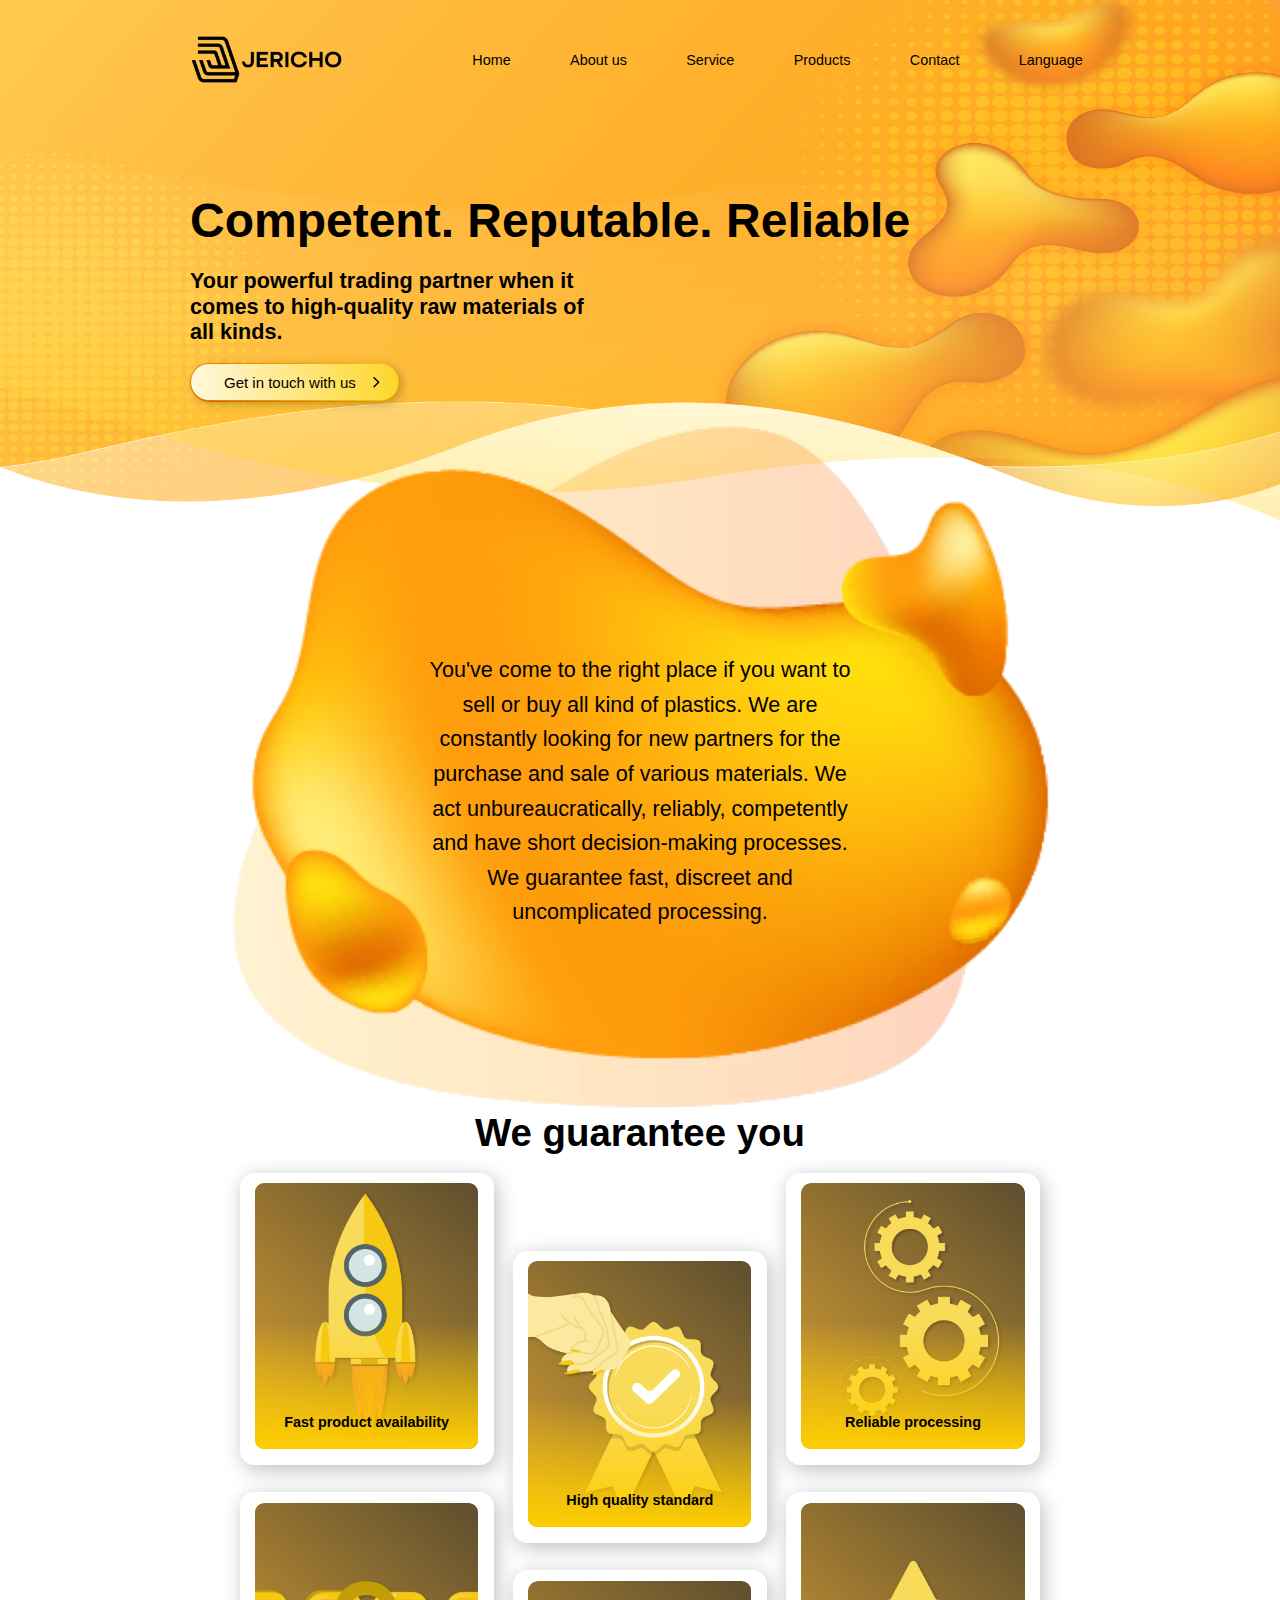
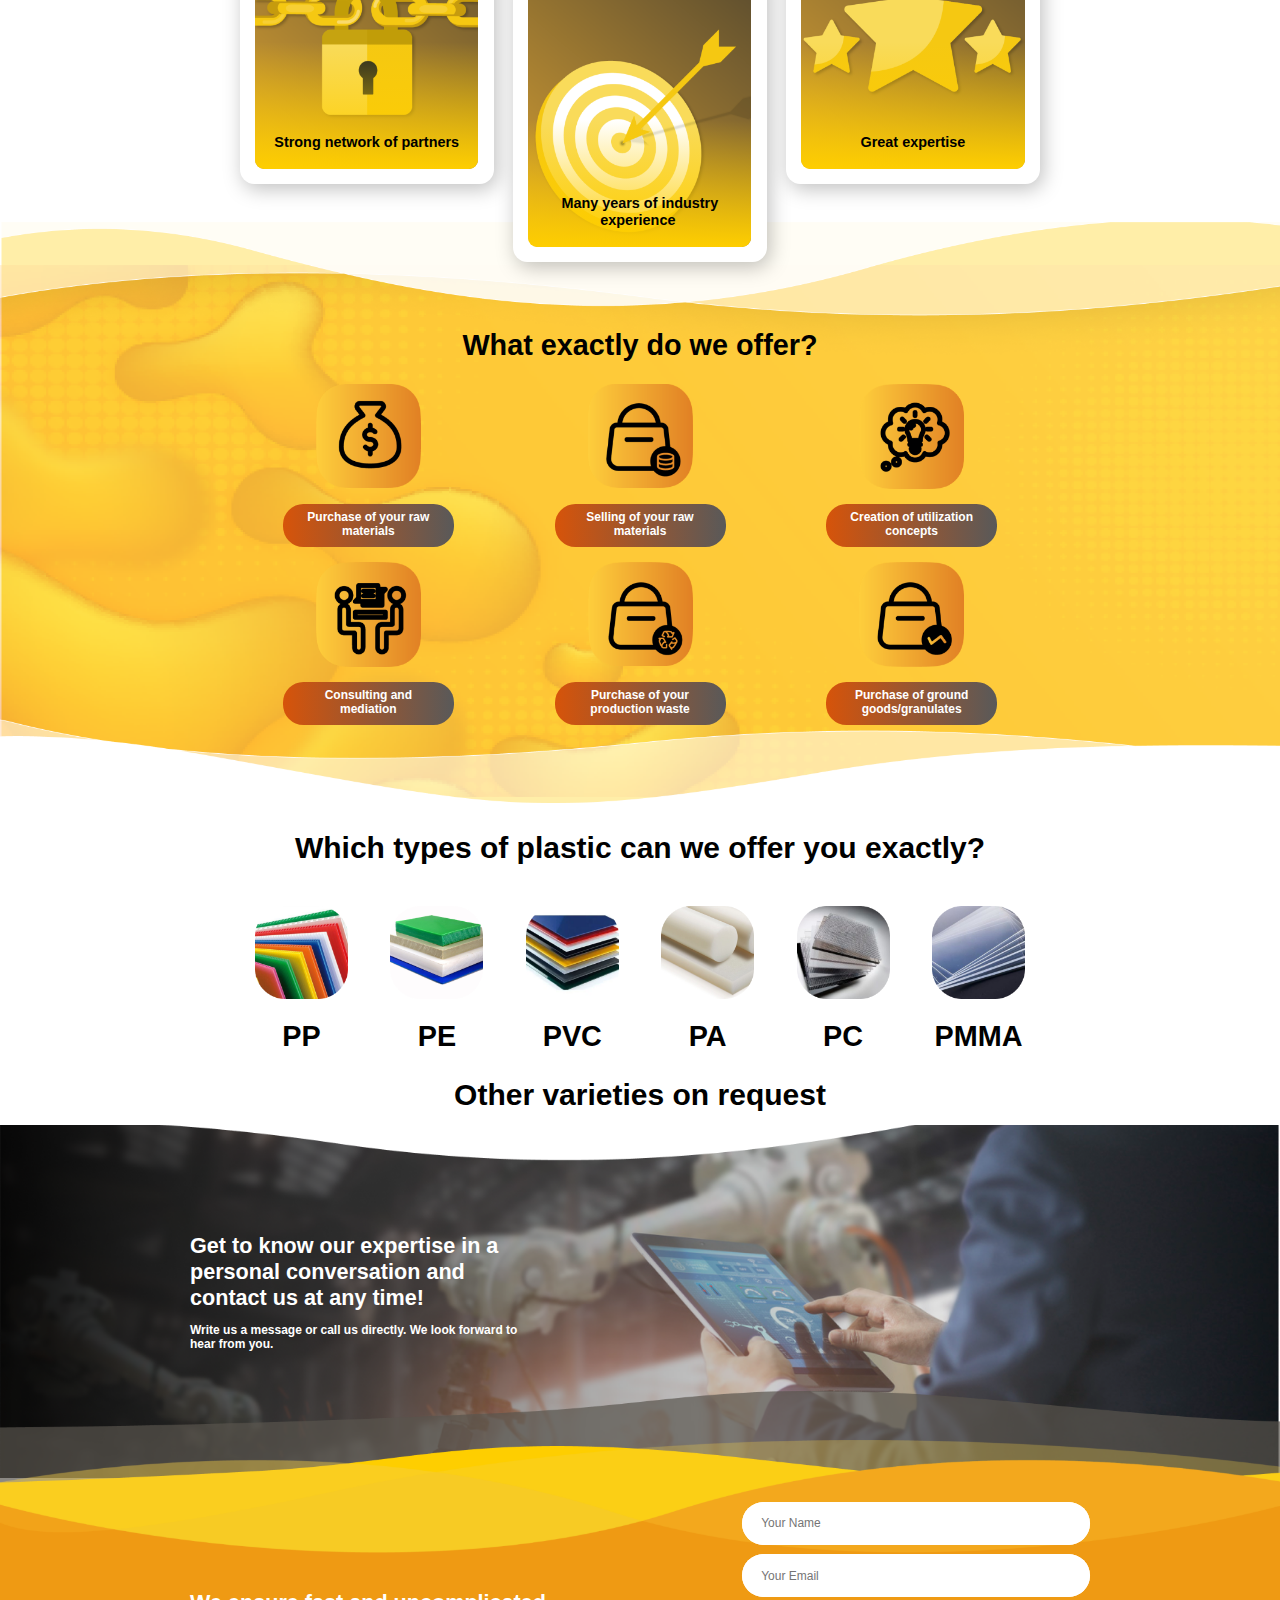
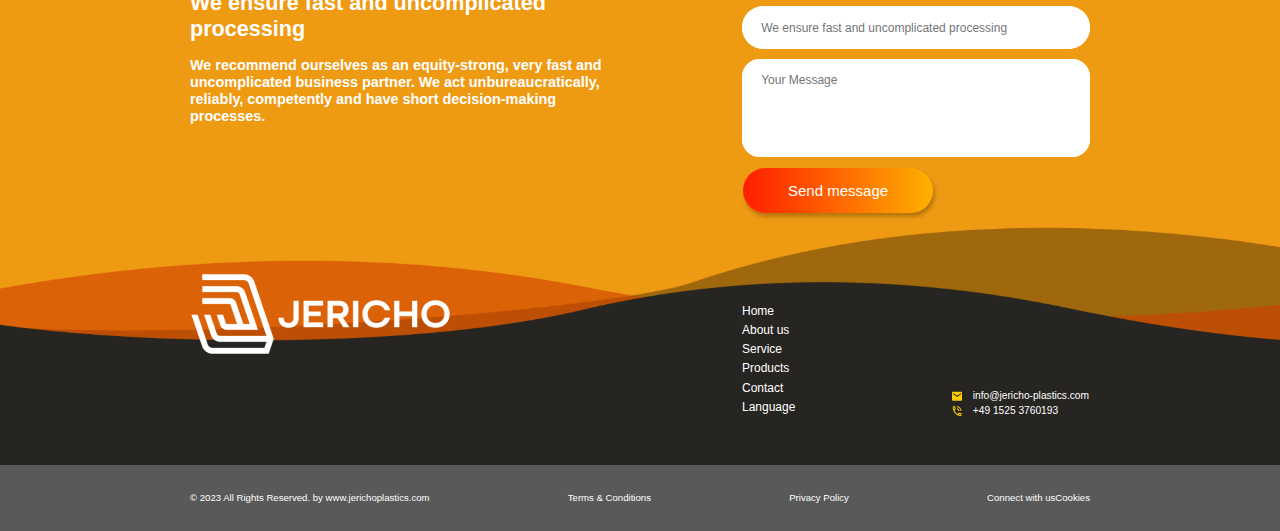
<file: index-english.html>
<!DOCTYPE html>
<html lang="en">

<head>
  <meta charset="UTF-8" />
  <meta http-equiv="X-UA-Compatible" content="IE=edge" />
  <meta name="viewport" content="width=device-width, initial-scale=1.0" />
  <link rel="stylesheet" href="css/main.css" />
  <title>Jericho</title>
</head>

<body>
  <div class="main">

    <!-- #header -->
    <header class="header" id="header">
      <div class="autoContainer">
        <div class="header__inner">
          <a href="#" class="header__inner-logo">
            <img src="./images/logo.png" alt="">
          </a>
          <div class="nav" id="menu">
            <div class="nav__inner">
              <div class="nav__inner-group">
                <a href="#home" class="nav__inner-link">Home</a>
                <a href="#about" class="nav__inner-link"> About us </a>
                <a href="#service" class="nav__inner-link">Service</a>
                <a href="#products" class="nav__inner-link">Products</a>
                <a href="#contact" class="nav__inner-link">Contact</a>
                <div class="dropdown">
                  <div class="dropdown__button">
                    <button href="#" class="nav__inner-link">Language</button>
                  </div>
                  <div class="dropdown__content">
                    <a href="./index-english.html" class="nav__inner-link">English</a>
                    <a href="./index-german.html" class="nav__inner-link">German</a>
                  </div>
                </div>
              </div>
            </div>
          </div>
          <button class="burger" id="menuBtn"></button>
        </div>
      </div>
    </header>
    <!-- #header end -->

    <div class="anchor" id="home">
    </div>
    <!-- #hero -->
    <section class="hero" id="home">
      <div class="autoContainer">
        <div class="hero__inner">
          <h1>
            Competent. Reputable. Reliable
          </h1>
          <p class="_lg">
            Your powerful trading partner when it comes to high-quality raw materials of all kinds.
          </p>
          <a href="#contact" class="button button--primary">
            <span class="text">
              Get in touch with us
            </span>
            <span>
              <svg width="12" height="19" viewBox="0 0 12 19" fill="none" xmlns="http://www.w3.org/2000/svg">
                <path
                  d="M1.1499 18.6C0.899902 18.35 0.774902 18.054 0.774902 17.712C0.774902 17.37 0.899902 17.0743 1.1499 16.825L8.4749 9.5L1.1249 2.15C0.891569 1.91667 0.774902 1.625 0.774902 1.275C0.774902 0.925 0.899902 0.625 1.1499 0.375C1.3999 0.125 1.6959 0 2.0379 0C2.3799 0 2.67557 0.125 2.9249 0.375L11.3249 8.8C11.4249 8.9 11.4959 9.00833 11.5379 9.125C11.5799 9.24167 11.6006 9.36667 11.5999 9.5C11.5999 9.63333 11.5789 9.75833 11.5369 9.875C11.4949 9.99167 11.4242 10.1 11.3249 10.2L2.8999 18.625C2.66657 18.8583 2.3789 18.975 2.0369 18.975C1.6949 18.975 1.39924 18.85 1.1499 18.6Z"
                  fill="black" />
              </svg>
            </span>
          </a>
        </div>
      </div>
      <div class="hero__bg bg">
        <img src="./images/backgrounds/hero-bg.png" alt="">
      </div>
    </section>

    <!-- #hero end -->
    <div class="anchor" id="about">
    </div>
    <!-- #about start -->
    <section class="about" id="about">
      <div class="autoContainer _sm">
        <div class="about__inner">
          <p class="_lg">
            You've come to the right place if you want to sell or buy all kind of plastics. We are constantly looking
            for new partners for the purchase and sale of various materials. We act unbureaucratically, reliably,
            competently and have short decision-making processes.
            <br>
            We guarantee fast, discreet and uncomplicated processing.
          </p>

        </div>
      </div>
      <div class="about__bg bg">
        <img src="./images/backgrounds/about-bg.png" alt="">
      </div>
    </section>
    <!-- #about end -->
    <div class="anchor" id="benefits">
    </div>
    <!-- #benefits end -->
    <section class="benefits">
      <div class="autoContainer _sm">
        <div class="benefits__inner">
          <h2>
            We guarantee you
          </h2>
          <div class="benefits__inner-content">
            <div class="benefits__inner-column">
              <div class="benefitsItem">
                <div class="benefitsItem__image">
                  <div class="ratioImage">
                    <img src="./images/benefits/benefits-1.png" alt="">
                  </div>
                </div>
                <h4>
                  Fast product availability
                </h4>
              </div>
              <div class="benefitsItem">
                <div class="benefitsItem__image">
                  <div class="ratioImage">
                    <img src="./images/benefits/benefits-4.png" alt="">
                  </div>
                </div>
                <h4>
                  Strong network of partners
                </h4>
              </div>
            </div>
            <div class="benefits__inner-column midle">
              <div class="benefitsItem benefitsItem--midle">
                <div class="benefitsItem__image">
                  <div class="ratioImage">
                    <img src="./images/benefits/benefits-2.png" alt="">
                  </div>
                </div>
                <h4>
                  High quality
                  standard
                </h4>
              </div>
              <div class="benefitsItem">
                <div class="benefitsItem__image">
                  <div class="ratioImage">
                    <img src="./images/benefits/benefits-5.png" alt="">
                  </div>
                </div>
                <h4>
                  Many years of industry experience 
                </h4>
              </div>
            </div>
            <div class="benefits__inner-column">
              <div class="benefitsItem">
                <div class="benefitsItem__image">
                  <div class="ratioImage">
                    <img src="./images/benefits/benefits-3.png" alt="">
                  </div>
                </div>
                <h4>
                  Reliable
                  processing
                </h4>
              </div>
              <div class="benefitsItem">
                <div class="benefitsItem__image">
                  <div class="ratioImage">
                    <img src="./images/benefits/benefits-6.png" alt="">
                  </div>
                </div>
                <h4>
                  Great expertise
                </h4>
              </div>
            </div>
          </div>
        </div>
      </div>
    </section>
    <!-- #benefits end -->
    <div class="anchor" id="service">
    </div>
    <!-- #service end -->
    <section class="service">
      <div class="autoContainer _sm">
        <div class="service__inner">
          <h3 class="_sm">
            What exactly do we offer?
          </h3>
          <div class="service__inner-row">
            <div class="serviceItem">
              <div class="serviceItem__body">
                <div class="serviceItem__body-image">
                  <div class="ratioImage">
                    <img src="./images/service/service-1.png" alt="">
                  </div>
                </div>
                <h6>
                  Purchase of your raw materials
                </h6>
              </div>
            </div>
            <div class="serviceItem">
              <div class="serviceItem__body">
                <div class="serviceItem__body-image">
                  <div class="ratioImage">
                    <img src="./images/service/service-2.png" alt="">
                  </div>
                </div>
                <h6>
                  Selling of your raw materials
                </h6>
              </div>
            </div>
            <div class="serviceItem">
              <div class="serviceItem__body">
                <div class="serviceItem__body-image">
                  <div class="ratioImage">
                    <img src="./images/service/service-3.png" alt="">
                  </div>
                </div>
                <h6>
                  Creation of utilization concepts
                </h6>
              </div>
            </div>
            <div class="serviceItem">
              <div class="serviceItem__body">
                <div class="serviceItem__body-image">
                  <div class="ratioImage">
                    <img src="./images/service/service-4.png" alt="">
                  </div>
                </div>
                <h6>
                  Consulting and mediation
                </h6>
              </div>
            </div>
            <div class="serviceItem">
              <div class="serviceItem__body">
                <div class="serviceItem__body-image">
                  <div class="ratioImage">
                    <img src="./images/service/service-5.png" alt="">
                  </div>
                </div>
                <h6>
                  Purchase of your production waste
                </h6>
              </div>
            </div>
            <div class="serviceItem">
              <div class="serviceItem__body">
                <div class="serviceItem__body-image">
                  <div class="ratioImage">
                    <img src="./images/service/service-6.png" alt="">
                  </div>
                </div>
                <h6>
                  Purchase of ground goods/granulates
                </h6>
              </div>
            </div>
          </div>
        </div>
      </div>
      <div class="service__bg bg">
        <img src="./images/backgrounds/servicebg.png" alt="">
      </div>
    </section>
    <!-- #service end -->

    <div class="anchor" id="products">
    </div>
    <!-- #products start -->
    <section class="products" id="products">
      <div class="autoContainer _sm">
        <div class="products__inner">
          <h3>
            Which types of plastic can we offer you exactly?
          </h3>
          <div class="products__inner-row">
            <div class="productsItem">
              <div class="productsItem__image">
                <div class="ratioImage">
                  <img src="./images/products/product-1.png" alt="">
                </div>
              </div>
              <h3 class="_sm">
                PP
              </h3>
            </div>
            <div class="productsItem">
              <div class="productsItem__image">
                <div class="ratioImage">
                  <img src="./images/products/product-2.png" alt="">
                </div>
              </div>
              <h3 class="_sm">
                PE
              </h3>
            </div>
            <div class="productsItem">
              <div class="productsItem__image">
                <div class="ratioImage">
                  <img src="./images/products/product-3.png" alt="">
                </div>
              </div>
              <h3 class="_sm">
                PVC
              </h3>
            </div>
            <div class="productsItem">
              <div class="productsItem__image">
                <div class="ratioImage">
                  <img src="./images/products/product-4.png" alt="">
                </div>
              </div>
              <h3 class="_sm">
                PA
              </h3>
            </div>
            <div class="productsItem">
              <div class="productsItem__image">
                <div class="ratioImage">
                  <img src="./images/products/product-5.png" alt="">
                </div>
              </div>
              <h3 class="_sm">
                PC
              </h3>
            </div>
            <div class="productsItem">
              <div class="productsItem__image">
                <div class="ratioImage">
                  <img src="./images/products/product-6.png" alt="">
                </div>
              </div>
              <h3 class="_sm">
                PMMA
              </h3>
            </div>
          </div>
          <h3>
            Other varieties on request
          </h3>
        </div>
      </div>
    </section>
    <!-- #products end -->

    <!-- #info start -->
    <section class="info">
      <div class="autoContainer">
        <div class="info__inner">
          <h4 class="_lg">
            Get to know our expertise in a personal conversation and contact us at any time!
          </h4>
          <p class="_sm">
            Write us a message or call us directly. We look forward to hear from you.
          </p>
        </div>
      </div>
      <div class="info__bg bg">
        <img src="./images/backgrounds/info-bg.png" alt="">
      </div>
    </section>
    <!-- #info end -->

    <!-- Contact and Footer  start -->
    <div class="wrapper">
      <div class="anchor" id="contact">
      </div>
      <!-- #contact start -->
      <section class="contact" id="contact">
        <div class="autoContainer">
          <div class="contact__inner">
            <div class="contact__inner-info">
              <h4 class="_lg">
                We ensure fast and uncomplicated processing
              </h4>
              <p>
                We recommend ourselves as an equity-strong, very fast and uncomplicated business partner. We act
                unbureaucratically, reliably, competently and have short decision-making processes.
              </p>
            </div>
            <form class="contact__inner-form">
              <div class="input">
                <input type="text" placeholder="Your Name" required>
              </div>
              <div class="input">
                <input type="text" placeholder="Your Email">
              </div>
              <div class="input">
                <input type="text" placeholder="We ensure fast and uncomplicated processing" required>
              </div>
              <div class="input input--textarea">
                <textarea placeholder="Your Message" required></textarea>
              </div>
              <button class="button button--secondary">
                <span>
                  Send message
                </span>
              </button>
            </form>
          </div>
        </div>
      </section>
      <!-- #contact end -->
      <!-- #footer -->
      <footer class="footer">
        <div class="autoContainer">
          <div class="footer__inner">
            <a href="#" class="footer__inner-logo">
              <img src="./images/logoLight.png" alt="">
            </a>
            <div class="footer__inner-content">
              <div class="footer__inner-links">
                <a href="#home" class="footerLink">Home</a>
                <a href="#about" class="footerLink"> About us</a>
                <a href="#serice" class="footerLink">Service</a>
                <a href="#products" class="footerLink">Products</a>
                <a href="#contact" class="footerLink">Contact</a>
                <div class="dropdown">
                  <div class="dropdown__button">
                    <button href="#" class="footerLink">Language</button>
                  </div>
                  <div class="dropdown__content">
                    <a href="./index-english.html" class="footerLink">English</a>
                    <a href="./index-german.html" class="footerLink">German</a>
                  </div>
                </div>
              </div>
              <div class="footer__inner-contacts">
                <a href="#" class="button button--icon">
                  <span>
                    <svg width="18" height="17" viewBox="0 0 18 17" fill="none" xmlns="http://www.w3.org/2000/svg">
                      <path
                        d="M16.2 0.989258H1.8C0.81 0.989258 0.00899999 1.87571 0.00899999 2.95916L0 14.7785C0 15.862 0.81 16.7484 1.8 16.7484H16.2C17.19 16.7484 18 15.862 18 14.7785V2.95916C18 1.87571 17.19 0.989258 16.2 0.989258ZM15.84 5.17529L9.477 9.52877C9.189 9.72576 8.811 9.72576 8.523 9.52877L2.16 5.17529C2.06975 5.11985 1.99073 5.04495 1.9277 4.95511C1.86467 4.86528 1.81896 4.76238 1.79332 4.65265C1.76768 4.54292 1.76265 4.42864 1.77854 4.31672C1.79443 4.2048 1.8309 4.09757 1.88575 4.00153C1.9406 3.90548 2.01269 3.82262 2.09765 3.75795C2.18262 3.69327 2.27868 3.64814 2.38005 3.62528C2.48141 3.60241 2.58595 3.6023 2.68736 3.62493C2.78876 3.64757 2.88492 3.69248 2.97 3.75697L9 7.8839L15.03 3.75697C15.1151 3.69248 15.2112 3.64757 15.3126 3.62493C15.414 3.6023 15.5186 3.60241 15.62 3.62528C15.7213 3.64814 15.8174 3.69327 15.9023 3.75795C15.9873 3.82262 16.0594 3.90548 16.1142 4.00153C16.1691 4.09757 16.2056 4.2048 16.2215 4.31672C16.2373 4.42864 16.2323 4.54292 16.2067 4.65265C16.181 4.76238 16.1353 4.86528 16.0723 4.95511C16.0093 5.04495 15.9302 5.11985 15.84 5.17529Z" />
                    </svg>
                  </span> info@jericho-plastics.com
                </a>
                <a href="#" class="button button--icon">
                  <span>
                    <svg width="18" height="21" viewBox="0 0 18 21" fill="none" xmlns="http://www.w3.org/2000/svg">
                      <path
                        d="M17 14.4472C15.8 14.4472 14.5 14.222 13.4 13.7718H13.1C12.8 13.7718 12.6 13.8843 12.4 14.1095L10.2 16.5859C7.4 14.8974 5 12.3084 3.6 9.15659L5.8 6.68014C6.1 6.34245 6.2 5.89218 6 5.55449C5.7 4.31626 5.5 2.85291 5.5 1.50212C5.5 0.939293 5 0.376465 4.5 0.376465H1C0.5 0.376465 0 0.939293 0 1.50212C0 12.0833 7.6 20.6383 17 20.6383C17.5 20.6383 18 20.0755 18 19.5126V15.5728C18 15.01 17.5 14.4472 17 14.4472ZM2 2.62778H3.5C3.6 3.64087 3.8 4.65396 4 5.55449L2.8 6.90527C2.4 5.55449 2.1 4.09113 2 2.62778ZM16 18.387C14.7 18.2744 13.4 17.9367 12.2 17.4864L13.4 16.1357C14.2 16.3608 15.1 16.5859 16 16.5859V18.387ZM12 10.5074H14C14 9.01466 13.4732 7.58309 12.5355 6.52758C11.5979 5.47207 10.3261 4.87909 9 4.87909V7.1304C9.79565 7.1304 10.5587 7.48619 11.1213 8.1195C11.6839 8.7528 12 9.61175 12 10.5074ZM16 10.5074H18C18 4.87909 13.97 0.376465 9 0.376465V2.62778C12.86 2.62778 16 6.15108 16 10.5074Z" />
                    </svg>
                    </svg>
                  </span>
                  +49 1525 3760193
                </a>
              </div>
            </div>
          </div>
          <div class="footer__copy">
            <p>
              © 2023 All Rights Reserved. by www.jerichoplastics.com
            </p>
            <a href="#">
              Terms & Conditions
            </a>
            <a href="#">
              Privacy Policy
            </a>
            <a href="">Connect with usCookies</a>
          </div>
        </div>
      </footer>
      <!-- #footer end -->
      <div class="wrapper__bg bg">
        <img src="./images/backgrounds/contact-bg.png" alt="">
      </div>
    </div>
    <!-- Contact and Footer  end -->

  </div>
  <script src="js/main.js"></script>
</body>

</html>
</file>
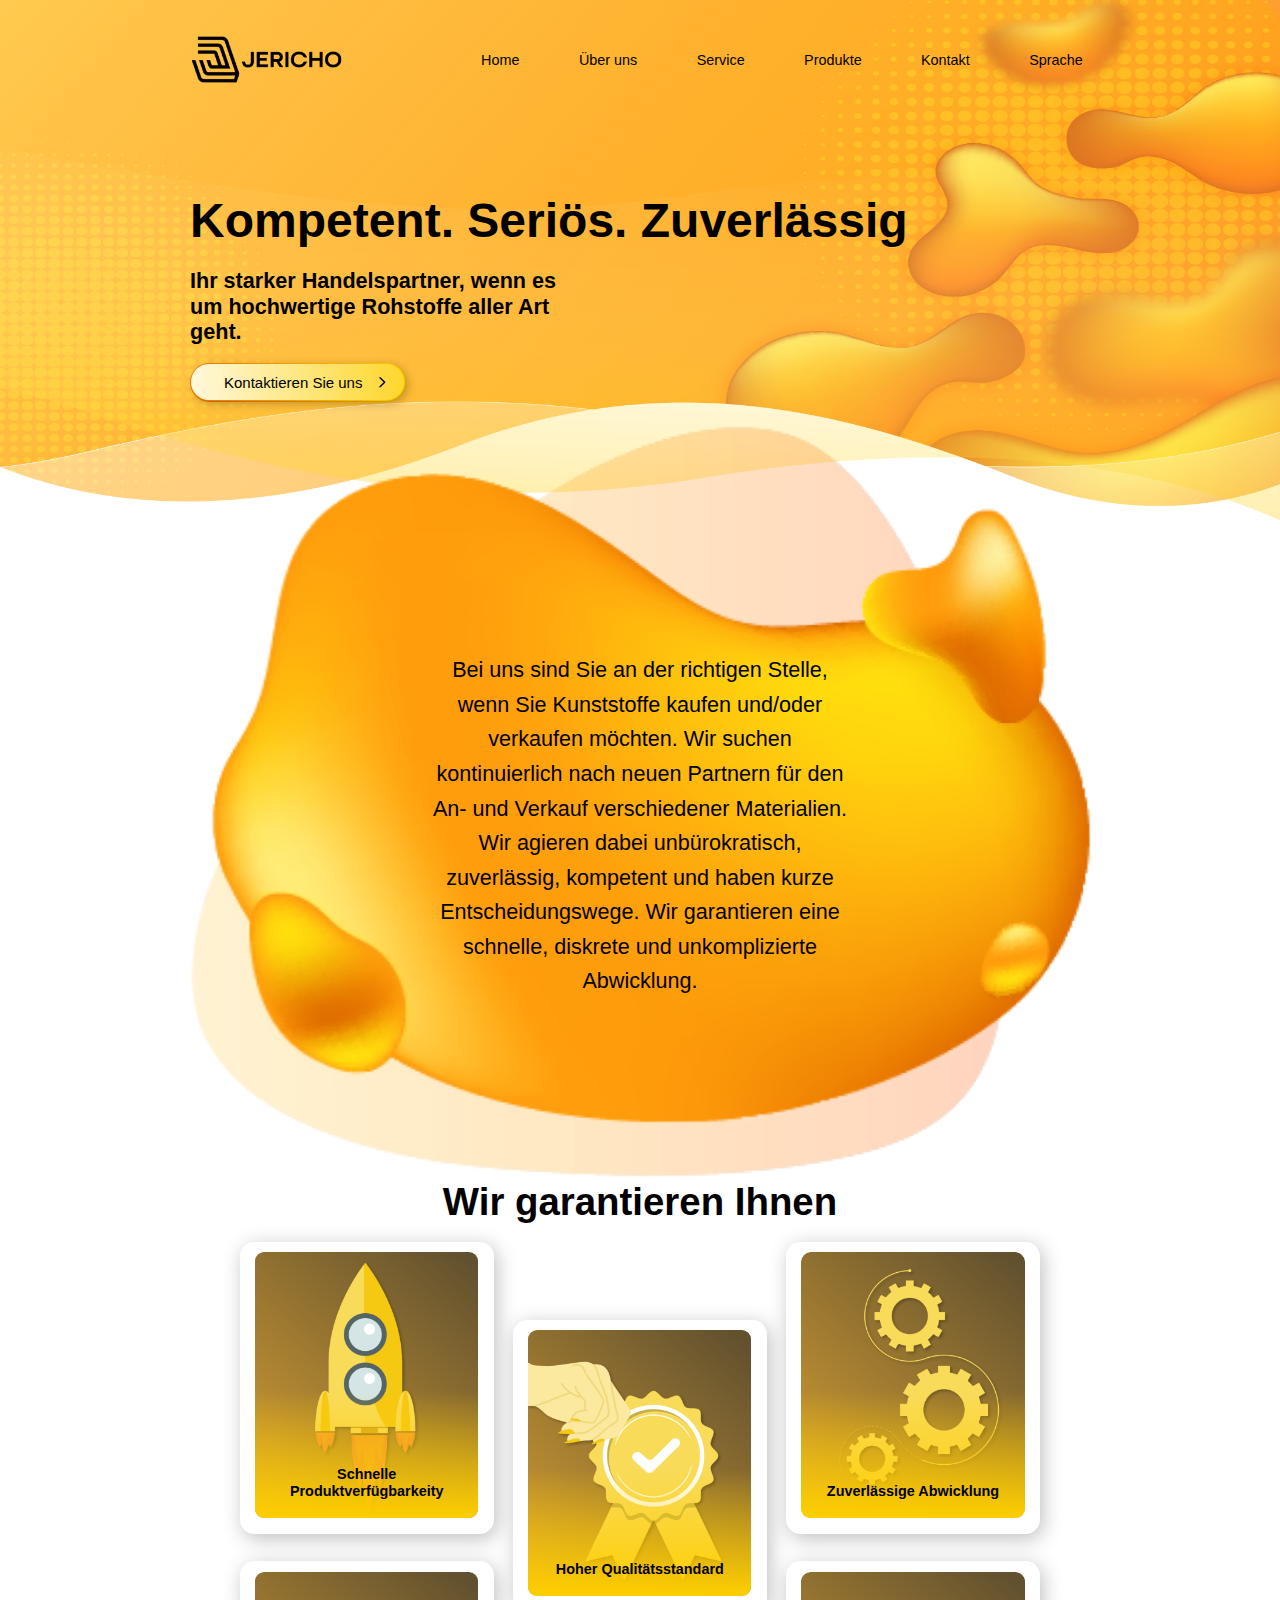
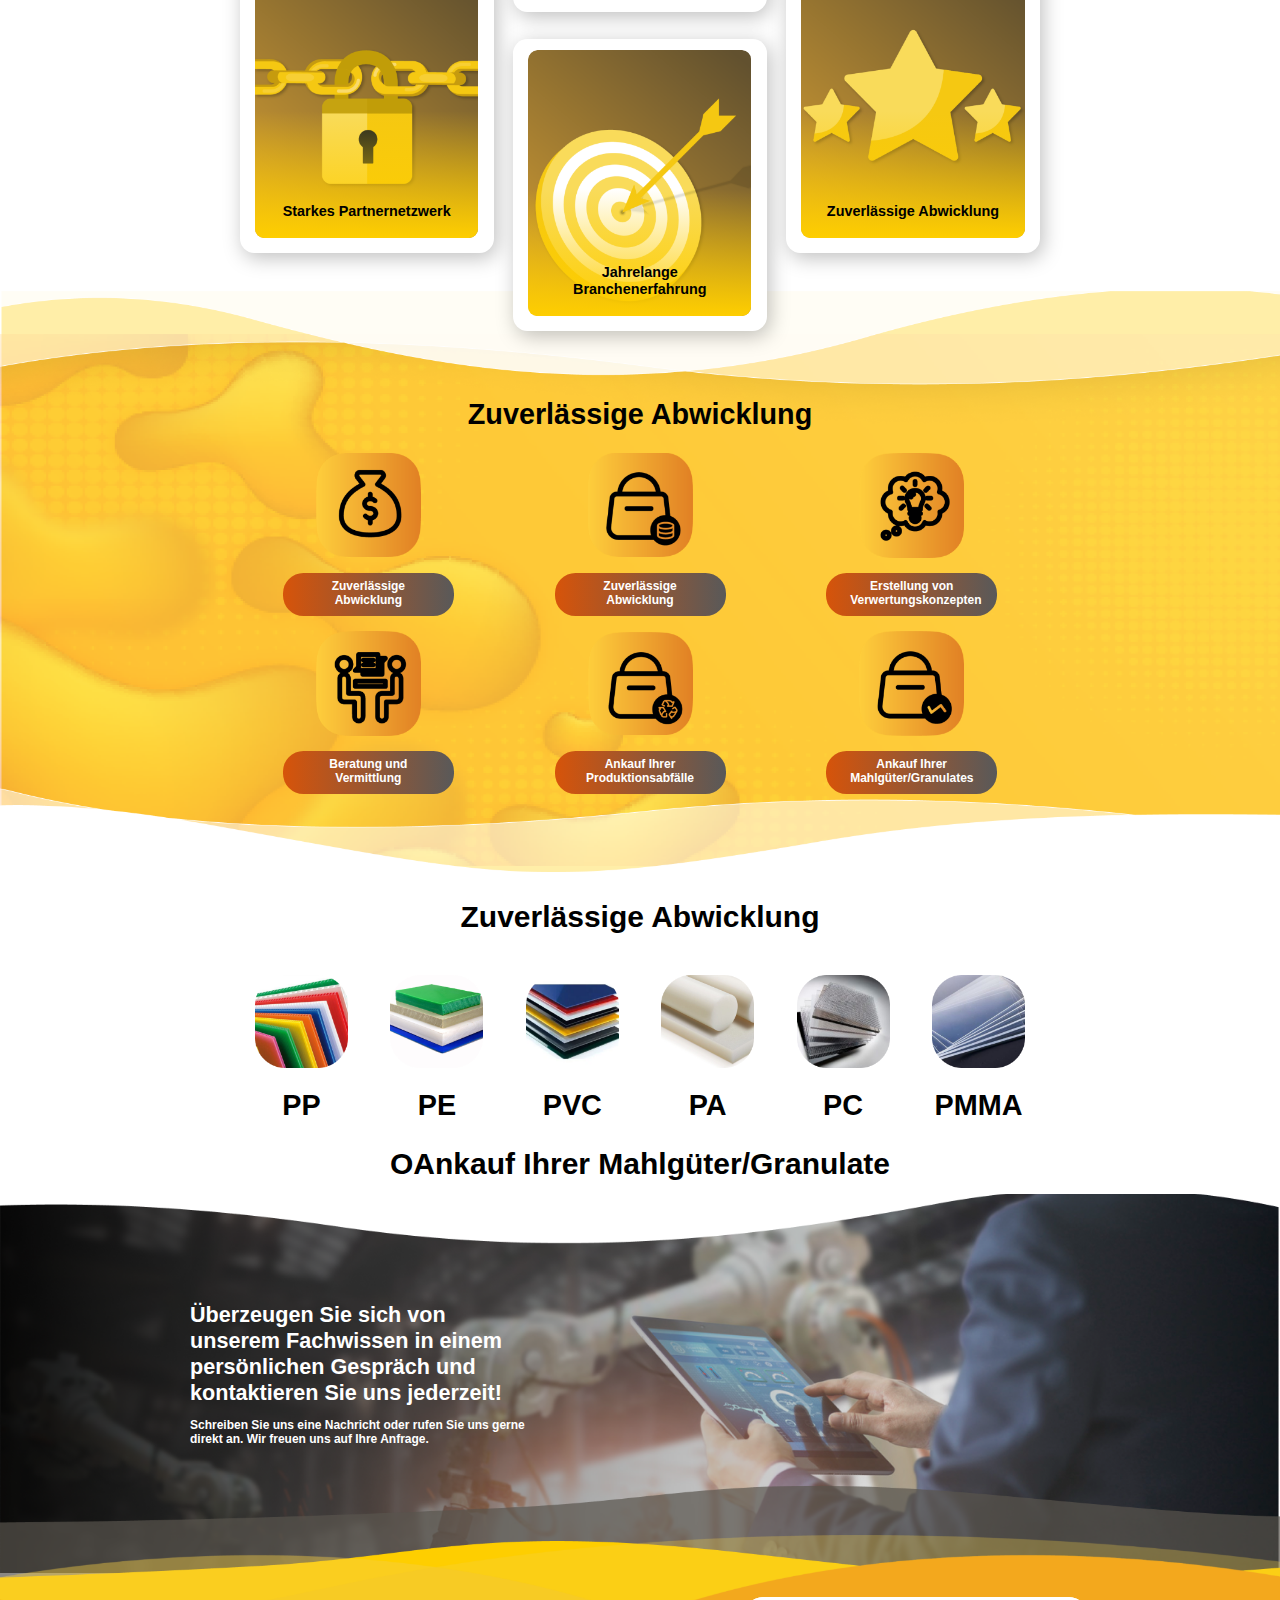
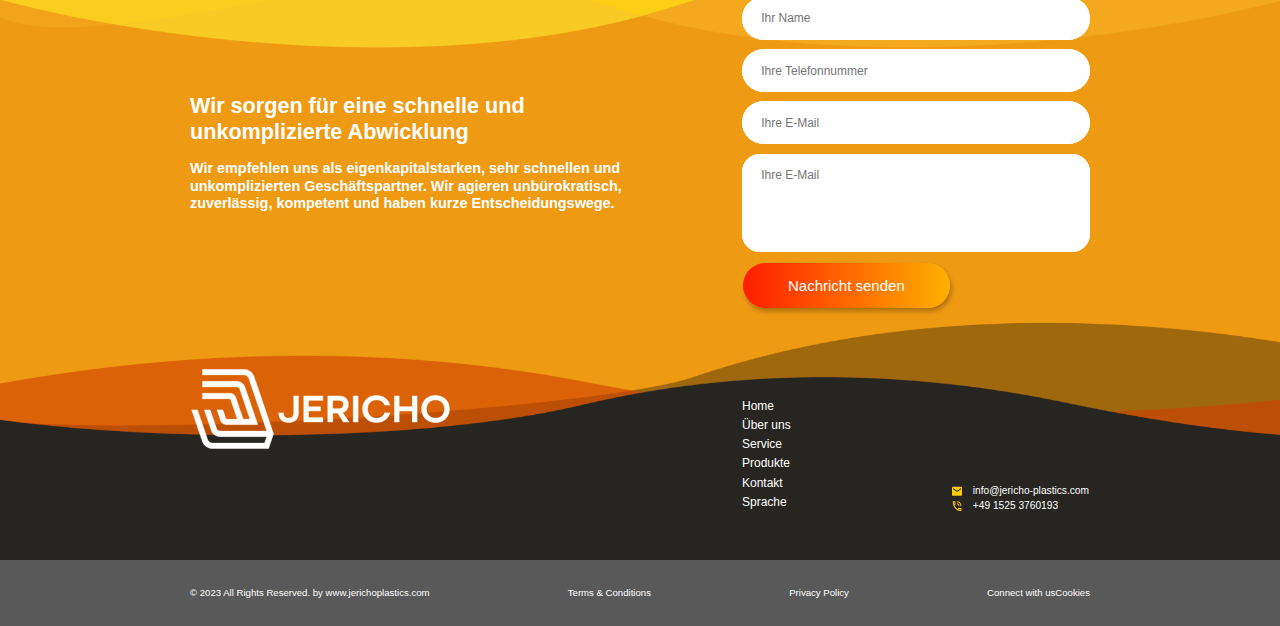
<file: index-german.html>
<!DOCTYPE html>
<html lang="en">

<head>
  <meta charset="UTF-8" />
  <meta http-equiv="X-UA-Compatible" content="IE=edge" />
  <meta name="viewport" content="width=device-width, initial-scale=1.0" />
  <link rel="stylesheet" href="css/main.css" />
  <title>Jericho</title>
</head>

<body>
  <div class="main">

    <!-- #header -->
    <header class="header" id="header">
      <div class="autoContainer">
        <div class="header__inner">
          <a href="#" class="header__inner-logo">
            <img src="./images/logo.png" alt="">
          </a>
          <div class="nav" id="menu">
            <div class="nav__inner">
              <div class="nav__inner-group">
                <a href="#home" class="nav__inner-link">Home</a>
                <a href="#about" class="nav__inner-link"> Über uns </a>
                <a href="#service" class="nav__inner-link">Service</a>
                <a href="#products" class="nav__inner-link">Produkte</a>
                <a href="#contact" class="nav__inner-link">Kontakt</a>
                <div class="dropdown">
                  <div class="dropdown__button">
                    <button href="#" class="nav__inner-link">Sprache</button>
                  </div>
                  <div class="dropdown__content">
                    <a href="./index-english.html" class="nav__inner-link">English</a>
                    <a href="./index-german.html" class="nav__inner-link">German</a>
                  </div>
                </div>
              </div>
            </div>
          </div>
          <button class="burger" id="menuBtn"></button>
        </div>
      </div>
    </header>
    <!-- #header end -->

    <div class="anchor" id="home">
    </div>
    <!-- #hero -->
    <section class="hero" id="home">
      <div class="autoContainer">
        <div class="hero__inner">
          <h1>
            Kompetent. Seriös. Zuverlässig
          </h1>
          <p class="_lg">
            Ihr starker Handelspartner, wenn es um hochwertige Rohstoffe aller Art geht.
          </p>
          <a href="#contact" class="button button--primary">
            <span class="text">
              Kontaktieren Sie uns
            </span>
            <span>
              <svg width="12" height="19" viewBox="0 0 12 19" fill="none" xmlns="http://www.w3.org/2000/svg">
                <path
                  d="M1.1499 18.6C0.899902 18.35 0.774902 18.054 0.774902 17.712C0.774902 17.37 0.899902 17.0743 1.1499 16.825L8.4749 9.5L1.1249 2.15C0.891569 1.91667 0.774902 1.625 0.774902 1.275C0.774902 0.925 0.899902 0.625 1.1499 0.375C1.3999 0.125 1.6959 0 2.0379 0C2.3799 0 2.67557 0.125 2.9249 0.375L11.3249 8.8C11.4249 8.9 11.4959 9.00833 11.5379 9.125C11.5799 9.24167 11.6006 9.36667 11.5999 9.5C11.5999 9.63333 11.5789 9.75833 11.5369 9.875C11.4949 9.99167 11.4242 10.1 11.3249 10.2L2.8999 18.625C2.66657 18.8583 2.3789 18.975 2.0369 18.975C1.6949 18.975 1.39924 18.85 1.1499 18.6Z"
                  fill="black" />
              </svg>
            </span>
          </a>
        </div>
      </div>
      <div class="hero__bg bg">
        <img src="./images/backgrounds/hero-bg.png" alt="">
      </div>
    </section>

    <!-- #hero end -->
    <div class="anchor" id="about">
    </div>
    <!-- #about start -->
    <section class="about" id="about">
      <div class="autoContainer _sm">
        <div class="about__inner">
          <p class="_lg">
            Bei uns sind Sie an der richtigen Stelle, wenn Sie Kunststoffe kaufen und/oder verkaufen möchten. Wir suchen
            kontinuierlich nach neuen Partnern für den An- und Verkauf verschiedener Materialien. Wir agieren dabei
            unbürokratisch, zuverlässig, kompetent und haben kurze Entscheidungswege. Wir garantieren eine schnelle,
            diskrete und unkomplizierte Abwicklung.
          </p>
        </div>
      </div>
      <div class="about__bg bg">
        <img src="./images/backgrounds/about-bg.png" alt="">
      </div>
    </section>
    <!-- #about end -->
    <div class="anchor" id="benefits">
    </div>
    <!-- #benefits end -->
    <section class="benefits">
      <div class="autoContainer _sm">
        <div class="benefits__inner">
          <h2>
            Wir garantieren Ihnen
          </h2>
          <div class="benefits__inner-content">
            <div class="benefits__inner-column">
              <div class="benefitsItem">
                <div class="benefitsItem__image">
                  <div class="ratioImage">
                    <img src="./images/benefits/benefits-1.png" alt="">
                  </div>
                </div>
                <h4>
                  Schnelle Produktverfügbarkeity
                </h4>
              </div>
              <div class="benefitsItem">
                <div class="benefitsItem__image">
                  <div class="ratioImage">
                    <img src="./images/benefits/benefits-4.png" alt="">
                  </div>
                </div>
                <h4>
                  Starkes Partnernetzwerk
                </h4>
              </div>
            </div>
            <div class="benefits__inner-column midle">
              <div class="benefitsItem benefitsItem--midle">
                <div class="benefitsItem__image">
                  <div class="ratioImage">
                    <img src="./images/benefits/benefits-2.png" alt="">
                  </div>
                </div>
                <h4>
                  Hoher Qualitätsstandard
                </h4>
              </div>
              <div class="benefitsItem">
                <div class="benefitsItem__image">
                  <div class="ratioImage">
                    <img src="./images/benefits/benefits-5.png" alt="">
                  </div>
                </div>
                <h4>
                  Jahrelange Branchenerfahrung
                </h4>
              </div>
            </div>
            <div class="benefits__inner-column">
              <div class="benefitsItem">
                <div class="benefitsItem__image">
                  <div class="ratioImage">
                    <img src="./images/benefits/benefits-3.png" alt="">
                  </div>
                </div>
                <h4>
                  Zuverlässige Abwicklung
                </h4>
              </div>
              <div class="benefitsItem">
                <div class="benefitsItem__image">
                  <div class="ratioImage">
                    <img src="./images/benefits/benefits-6.png" alt="">
                  </div>
                </div>
                <h4>
                  Zuverlässige Abwicklung
                </h4>
              </div>
            </div>
          </div>
        </div>
      </div>
    </section>
    <!-- #benefits end -->
    <div class="anchor" id="service">
    </div>
    <!-- #service end -->
    <section class="service">
      <div class="autoContainer _sm">
        <div class="service__inner">
          <h3 class="_sm">
            Zuverlässige Abwicklung
          </h3>
          <div class="service__inner-row">
            <div class="serviceItem">
              <div class="serviceItem__body">
                <div class="serviceItem__body-image">
                  <div class="ratioImage">
                    <img src="./images/service/service-1.png" alt="">
                  </div>
                </div>
                <h6>
                  Zuverlässige Abwicklung
                </h6>
              </div>
            </div>
            <div class="serviceItem">
              <div class="serviceItem__body">
                <div class="serviceItem__body-image">
                  <div class="ratioImage">
                    <img src="./images/service/service-2.png" alt="">
                  </div>
                </div>
                <h6>
                  Zuverlässige Abwicklung
                </h6>
              </div>
            </div>
            <div class="serviceItem">
              <div class="serviceItem__body">
                <div class="serviceItem__body-image">
                  <div class="ratioImage">
                    <img src="./images/service/service-3.png" alt="">
                  </div>
                </div>
                <h6>
                  Erstellung von Verwertungskonzepten
                </h6>
              </div>
            </div>
            <div class="serviceItem">
              <div class="serviceItem__body">
                <div class="serviceItem__body-image">
                  <div class="ratioImage">
                    <img src="./images/service/service-4.png" alt="">
                  </div>
                </div>
                <h6>
                  Beratung und Vermittlung
                </h6>
              </div>
            </div>
            <div class="serviceItem">
              <div class="serviceItem__body">
                <div class="serviceItem__body-image">
                  <div class="ratioImage">
                    <img src="./images/service/service-5.png" alt="">
                  </div>
                </div>
                <h6>
                  Ankauf Ihrer Produktionsabfälle
                </h6>
              </div>
            </div>
            <div class="serviceItem">
              <div class="serviceItem__body">
                <div class="serviceItem__body-image">
                  <div class="ratioImage">
                    <img src="./images/service/service-6.png" alt="">
                  </div>
                </div>
                <h6>
                  Ankauf Ihrer Mahlgüter/Granulates
                </h6>
              </div>
            </div>
          </div>
        </div>
      </div>
      <div class="service__bg bg">
        <img src="./images/backgrounds/servicebg.png" alt="">
      </div>
    </section>
    <!-- #service end -->

    <div class="anchor" id="products">
    </div>
    <!-- #products start -->
    <section class="products" id="products">
      <div class="autoContainer _sm">
        <div class="products__inner">
          <h3>
            Zuverlässige Abwicklung
          </h3>
          <div class="products__inner-row">
            <div class="productsItem">
              <div class="productsItem__image">
                <div class="ratioImage">
                  <img src="./images/products/product-1.png" alt="">
                </div>
              </div>
              <h3 class="_sm">
                PP
              </h3>
            </div>
            <div class="productsItem">
              <div class="productsItem__image">
                <div class="ratioImage">
                  <img src="./images/products/product-2.png" alt="">
                </div>
              </div>
              <h3 class="_sm">
                PE
              </h3>
            </div>
            <div class="productsItem">
              <div class="productsItem__image">
                <div class="ratioImage">
                  <img src="./images/products/product-3.png" alt="">
                </div>
              </div>
              <h3 class="_sm">
                PVC
              </h3>
            </div>
            <div class="productsItem">
              <div class="productsItem__image">
                <div class="ratioImage">
                  <img src="./images/products/product-4.png" alt="">
                </div>
              </div>
              <h3 class="_sm">
                PA
              </h3>
            </div>
            <div class="productsItem">
              <div class="productsItem__image">
                <div class="ratioImage">
                  <img src="./images/products/product-5.png" alt="">
                </div>
              </div>
              <h3 class="_sm">
                PC
              </h3>
            </div>
            <div class="productsItem">
              <div class="productsItem__image">
                <div class="ratioImage">
                  <img src="./images/products/product-6.png" alt="">
                </div>
              </div>
              <h3 class="_sm">
                PMMA
              </h3>
            </div>
          </div>
          <h3>
            OAnkauf Ihrer Mahlgüter/Granulate
          </h3>
        </div>
      </div>
    </section>
    <!-- #products end -->

    <!-- #info start -->
    <section class="info">
      <div class="autoContainer">
        <div class="info__inner">
          <h4 class="_lg">
            Überzeugen Sie sich von unserem Fachwissen in einem persönlichen Gespräch
            und kontaktieren Sie uns jederzeit!
          </h4>
          <p class="_sm">
            Schreiben Sie uns eine Nachricht oder rufen Sie uns gerne direkt an. Wir freuen uns auf Ihre Anfrage.
          </p>
        </div>
      </div>
      <div class="info__bg bg">
        <img src="./images/backgrounds/info-bg.png" alt="">
      </div>
    </section>
    <!-- #info end -->

    <!-- Contact and Footer  start -->
    <div class="wrapper">
      <div class="anchor" id="contact">
      </div>
      <!-- #contact start -->
      <section class="contact" id="contact">
        <div class="autoContainer">
          <div class="contact__inner">
            <div class="contact__inner-info">
              <h4 class="_lg">
                Wir sorgen für eine schnelle und unkomplizierte Abwicklung
              </h4>
              <p>
                Wir empfehlen uns als eigenkapitalstarken, sehr schnellen und unkomplizierten Geschäftspartner. Wir
                agieren unbürokratisch, zuverlässig, kompetent und haben kurze Entscheidungswege.
              </p>
            </div>
            <form class="contact__inner-form">
              <div class="input">
                <input type="text" placeholder="Ihr Name" required>
              </div>
              <div class="input">
                <input type="text" placeholder="Ihre Telefonnummer">
              </div>
              <div class="input">
                <input type="text" placeholder="Ihre E-Mail" required>
              </div>
              <div class="input input--textarea">
                <textarea placeholder="Ihre E-Mail" required></textarea>
              </div>
              <button class="button button--secondary">
                <span>
                  Nachricht senden
                </span>
              </button>
            </form>
          </div>
        </div>
      </section>
      <!-- #contact end -->
      <!-- #footer -->
      <footer class="footer">
        <div class="autoContainer">
          <div class="footer__inner">
            <a href="#" class="footer__inner-logo">
              <img src="./images/logoLight.png" alt="">
            </a>
            <div class="footer__inner-content">
              <div class="footer__inner-links">
                <a href="#home" class="footerLink">Home</a>
                <a href="#about" class="footerLink">Über uns</a>
                <a href="#service" class="footerLink">Service</a>
                <a href="#products" class="footerLink">Produkte</a>
                <a href="#contact" class="footerLink">Kontakt</a>
                <div class="dropdown">
                  <div class="dropdown__button">
                    <button href="#" class="footerLink">Sprache</button>
                  </div>
                  <div class="dropdown__content">
                    <a href="./index-english.html" class="footerLink">English</a>
                    <a href="./index-german.html" class="footerLink">German</a>
                  </div>
                </div>
              </div>
              <div class="footer__inner-contacts">
                <a href="mailto:info@jericho-plastics.com" class="button button--icon">
                  <span>
                    <svg width="18" height="17" viewBox="0 0 18 17" fill="none" xmlns="http://www.w3.org/2000/svg">
                      <path
                        d="M16.2 0.989258H1.8C0.81 0.989258 0.00899999 1.87571 0.00899999 2.95916L0 14.7785C0 15.862 0.81 16.7484 1.8 16.7484H16.2C17.19 16.7484 18 15.862 18 14.7785V2.95916C18 1.87571 17.19 0.989258 16.2 0.989258ZM15.84 5.17529L9.477 9.52877C9.189 9.72576 8.811 9.72576 8.523 9.52877L2.16 5.17529C2.06975 5.11985 1.99073 5.04495 1.9277 4.95511C1.86467 4.86528 1.81896 4.76238 1.79332 4.65265C1.76768 4.54292 1.76265 4.42864 1.77854 4.31672C1.79443 4.2048 1.8309 4.09757 1.88575 4.00153C1.9406 3.90548 2.01269 3.82262 2.09765 3.75795C2.18262 3.69327 2.27868 3.64814 2.38005 3.62528C2.48141 3.60241 2.58595 3.6023 2.68736 3.62493C2.78876 3.64757 2.88492 3.69248 2.97 3.75697L9 7.8839L15.03 3.75697C15.1151 3.69248 15.2112 3.64757 15.3126 3.62493C15.414 3.6023 15.5186 3.60241 15.62 3.62528C15.7213 3.64814 15.8174 3.69327 15.9023 3.75795C15.9873 3.82262 16.0594 3.90548 16.1142 4.00153C16.1691 4.09757 16.2056 4.2048 16.2215 4.31672C16.2373 4.42864 16.2323 4.54292 16.2067 4.65265C16.181 4.76238 16.1353 4.86528 16.0723 4.95511C16.0093 5.04495 15.9302 5.11985 15.84 5.17529Z" />
                    </svg>
                  </span> info@jericho-plastics.com
                </a>
                <a href="tel:+49 1525 3760193" class="button button--icon">
                  <span>
                    <svg width="18" height="21" viewBox="0 0 18 21" fill="none" xmlns="http://www.w3.org/2000/svg">
                      <path
                        d="M17 14.4472C15.8 14.4472 14.5 14.222 13.4 13.7718H13.1C12.8 13.7718 12.6 13.8843 12.4 14.1095L10.2 16.5859C7.4 14.8974 5 12.3084 3.6 9.15659L5.8 6.68014C6.1 6.34245 6.2 5.89218 6 5.55449C5.7 4.31626 5.5 2.85291 5.5 1.50212C5.5 0.939293 5 0.376465 4.5 0.376465H1C0.5 0.376465 0 0.939293 0 1.50212C0 12.0833 7.6 20.6383 17 20.6383C17.5 20.6383 18 20.0755 18 19.5126V15.5728C18 15.01 17.5 14.4472 17 14.4472ZM2 2.62778H3.5C3.6 3.64087 3.8 4.65396 4 5.55449L2.8 6.90527C2.4 5.55449 2.1 4.09113 2 2.62778ZM16 18.387C14.7 18.2744 13.4 17.9367 12.2 17.4864L13.4 16.1357C14.2 16.3608 15.1 16.5859 16 16.5859V18.387ZM12 10.5074H14C14 9.01466 13.4732 7.58309 12.5355 6.52758C11.5979 5.47207 10.3261 4.87909 9 4.87909V7.1304C9.79565 7.1304 10.5587 7.48619 11.1213 8.1195C11.6839 8.7528 12 9.61175 12 10.5074ZM16 10.5074H18C18 4.87909 13.97 0.376465 9 0.376465V2.62778C12.86 2.62778 16 6.15108 16 10.5074Z" />
                    </svg>
                    </svg>
                  </span>
                  +49 1525 3760193
                </a>
              </div>
            </div>
          </div>
          <div class="footer__copy">
            <p>
              © 2023 All Rights Reserved. by www.jerichoplastics.com
            </p>
            <a href="#">
              Terms & Conditions
            </a>
            <a href="#">
              Privacy Policy
            </a>
            <a href="">Connect with usCookies</a>
          </div>
        </div>
      </footer>
      <!-- #footer end -->
      <div class="wrapper__bg bg">
        <img src="./images/backgrounds/contact-bg.png" alt="">
      </div>
    </div>
    <!-- Contact and Footer  end -->

  </div>
  <script src="js/main.js"></script>
</body>

</html>
</file>
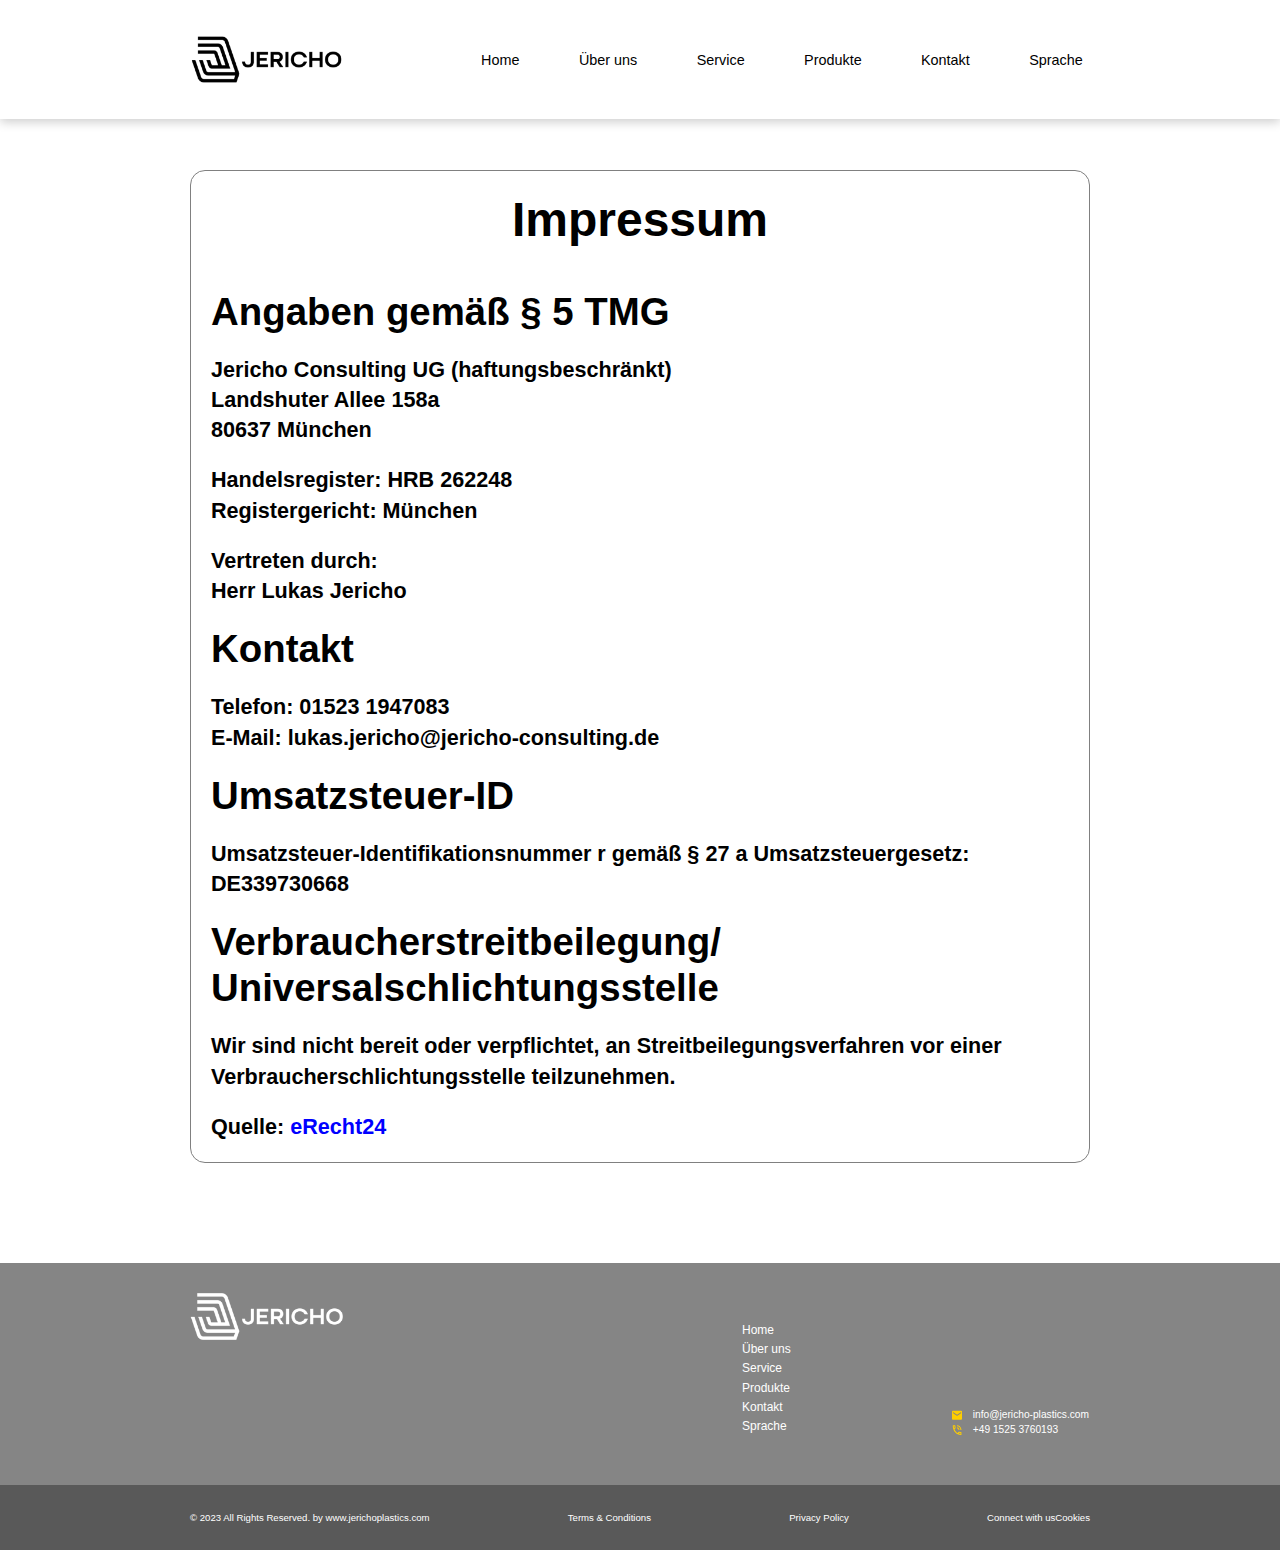
<file: privacy-policy.html>
<!DOCTYPE html>
<html lang="en">

<head>
  <meta charset="UTF-8" />
  <meta http-equiv="X-UA-Compatible" content="IE=edge" />
  <meta name="viewport" content="width=device-width, initial-scale=1.0" />
  <link rel="stylesheet" href="./css/main.css" />
  <link rel="icon" href="./images/faveicon.png">
  <title>Jericho</title>
</head>

<body>
  <div class="main">

    <!-- #header -->
    <header class="header header--policy" id="header">
      <div class="autoContainer">
        <div class="header__inner">
          <a href="./index.html" class="header__inner-logo logo">
            <img src="./images/logo.png" alt="">
          </a>
          <div class="nav nav--policy" id="menu">
            <div class="nav__inner">
              <div class="nav__inner-group">
                <a href="./index.html" class="nav__inner-link">Home</a>
                <a href="./index.html" class="nav__inner-link"> Über uns </a>
                <a href="./index.html" class="nav__inner-link">Service</a>
                <a href="./index.html" class="nav__inner-link">Produkte</a>
                <a href="./index.html" class="nav__inner-link">Kontakt</a>
                <div class="dropdown">
                  <div class="dropdown__button">
                    <button class="nav__inner-link">Sprache</button>
                  </div>
                  <div class="dropdown__content">
                    <a href="./en/index.html" class="nav__inner-link">English</a>
                    <a href="./index.html" class="nav__inner-link">German</a>
                  </div>
                </div>
              </div>
            </div>
          </div>
          <button class="burger" id="menuBtn"></button>
        </div>
      </div>
    </header>
    <!-- #header end -->


    <section class="policy">
      <div class="autoContainer">
        <div class="policy__inner">
          <h1>
            Impressum
          </h1>
          <h2>
            Angaben gemäß § 5 TMG
          </h2>
          <p class="_lg">
            Jericho Consulting UG (haftungsbeschränkt)
            <br />
            Landshuter Allee 158a
            <br />
            80637 München
          </p>
          <p class="_lg">Handelsregister: HRB 262248
            <br />
            Registergericht: München
          </p>

          <p class="_lg"><strong>Vertreten durch:</strong><br />
            Herr Lukas Jericho</p>

          <h2>Kontakt</h2>
          <p class="_lg">Telefon: 01523 1947083<br />
            E-Mail: lukas.jericho@jericho-consulting.de</p>

          <h2>Umsatzsteuer-ID</h2>
          <p class="_lg">Umsatzsteuer-Identifikationsnummer
            r gemäß § 27 a Umsatzsteuergesetz:<br />
            DE339730668</p>

          <h2>Verbraucherstreitbeilegung/ <br> Universalschlichtungsstelle</h2>
          <p class="_lg">Wir sind nicht bereit oder verpflichtet, an Streitbeilegungsverfahren vor einer
            Verbraucherschlichtungsstelle teilzunehmen.</p>

          <p class="_lg">Quelle: <a href="https://www.e-recht24.de">eRecht24</a></p>
        </div>
      </div>
    </section>



    <!-- #footer -->
    <footer class="footer footer--policy">
      <div class="autoContainer">
        <div class="footer__inner">
          <a href="#" class="logo">
            <img src="./images/logoLight.png" alt="">
          </a>
          <div class="footer__inner-content">
            <div class="footer__inner-links">
              <a href="./index.html" class="footerLink">Home</a>
              <a href="./index.html" class="footerLink">Über uns</a>
              <a href="./index.html" class="footerLink">Service</a>
              <a href="./index.html" class="footerLink">Produkte</a>
              <a href="./index.html" class="footerLink">Kontakt</a>
              <div class="dropdown">
                <div class="dropdown__button">
                  <button href="#" class="footerLink">Sprache</button>
                </div>
                <div class="dropdown__content">
                  <a href="./en/index.html" class="footerLink">English</a>
                  <a href="./index.html" class="footerLink">German</a>
                </div>
              </div>
            </div>
            <div class="footer__inner-contacts">
              <a href="mailto:info@jericho-plastics.com" class="button button--icon">
                <span>
                  <svg width="18" height="17" viewBox="0 0 18 17" fill="none" xmlns="http://www.w3.org/2000/svg">
                    <path
                      d="M16.2 0.989258H1.8C0.81 0.989258 0.00899999 1.87571 0.00899999 2.95916L0 14.7785C0 15.862 0.81 16.7484 1.8 16.7484H16.2C17.19 16.7484 18 15.862 18 14.7785V2.95916C18 1.87571 17.19 0.989258 16.2 0.989258ZM15.84 5.17529L9.477 9.52877C9.189 9.72576 8.811 9.72576 8.523 9.52877L2.16 5.17529C2.06975 5.11985 1.99073 5.04495 1.9277 4.95511C1.86467 4.86528 1.81896 4.76238 1.79332 4.65265C1.76768 4.54292 1.76265 4.42864 1.77854 4.31672C1.79443 4.2048 1.8309 4.09757 1.88575 4.00153C1.9406 3.90548 2.01269 3.82262 2.09765 3.75795C2.18262 3.69327 2.27868 3.64814 2.38005 3.62528C2.48141 3.60241 2.58595 3.6023 2.68736 3.62493C2.78876 3.64757 2.88492 3.69248 2.97 3.75697L9 7.8839L15.03 3.75697C15.1151 3.69248 15.2112 3.64757 15.3126 3.62493C15.414 3.6023 15.5186 3.60241 15.62 3.62528C15.7213 3.64814 15.8174 3.69327 15.9023 3.75795C15.9873 3.82262 16.0594 3.90548 16.1142 4.00153C16.1691 4.09757 16.2056 4.2048 16.2215 4.31672C16.2373 4.42864 16.2323 4.54292 16.2067 4.65265C16.181 4.76238 16.1353 4.86528 16.0723 4.95511C16.0093 5.04495 15.9302 5.11985 15.84 5.17529Z" />
                  </svg>
                </span> info@jericho-plastics.com
              </a>
              <a href="tel:+49 1525 3760193" class="button button--icon">
                <span>
                  <svg width="18" height="21" viewBox="0 0 18 21" fill="none" xmlns="http://www.w3.org/2000/svg">
                    <path
                      d="M17 14.4472C15.8 14.4472 14.5 14.222 13.4 13.7718H13.1C12.8 13.7718 12.6 13.8843 12.4 14.1095L10.2 16.5859C7.4 14.8974 5 12.3084 3.6 9.15659L5.8 6.68014C6.1 6.34245 6.2 5.89218 6 5.55449C5.7 4.31626 5.5 2.85291 5.5 1.50212C5.5 0.939293 5 0.376465 4.5 0.376465H1C0.5 0.376465 0 0.939293 0 1.50212C0 12.0833 7.6 20.6383 17 20.6383C17.5 20.6383 18 20.0755 18 19.5126V15.5728C18 15.01 17.5 14.4472 17 14.4472ZM2 2.62778H3.5C3.6 3.64087 3.8 4.65396 4 5.55449L2.8 6.90527C2.4 5.55449 2.1 4.09113 2 2.62778ZM16 18.387C14.7 18.2744 13.4 17.9367 12.2 17.4864L13.4 16.1357C14.2 16.3608 15.1 16.5859 16 16.5859V18.387ZM12 10.5074H14C14 9.01466 13.4732 7.58309 12.5355 6.52758C11.5979 5.47207 10.3261 4.87909 9 4.87909V7.1304C9.79565 7.1304 10.5587 7.48619 11.1213 8.1195C11.6839 8.7528 12 9.61175 12 10.5074ZM16 10.5074H18C18 4.87909 13.97 0.376465 9 0.376465V2.62778C12.86 2.62778 16 6.15108 16 10.5074Z" />
                  </svg>
                  </svg>
                </span>
                +49 1525 3760193
              </a>
            </div>
          </div>
        </div>
        <div class="footer__copy">
          <p>
            © 2023 All Rights Reserved. by www.jerichoplastics.com
          </p>
          <a href="#">
            Terms & Conditions
          </a>
          <a href="./privacy-policy.html">
            Privacy Policy
          </a>
          <a href="">Connect with usCookies</a>
        </div>
      </div>
    </footer>
    <!-- #footer end -->

  </div>
  <script src="./js/main.js"></script>
</body>

</html>
</file>
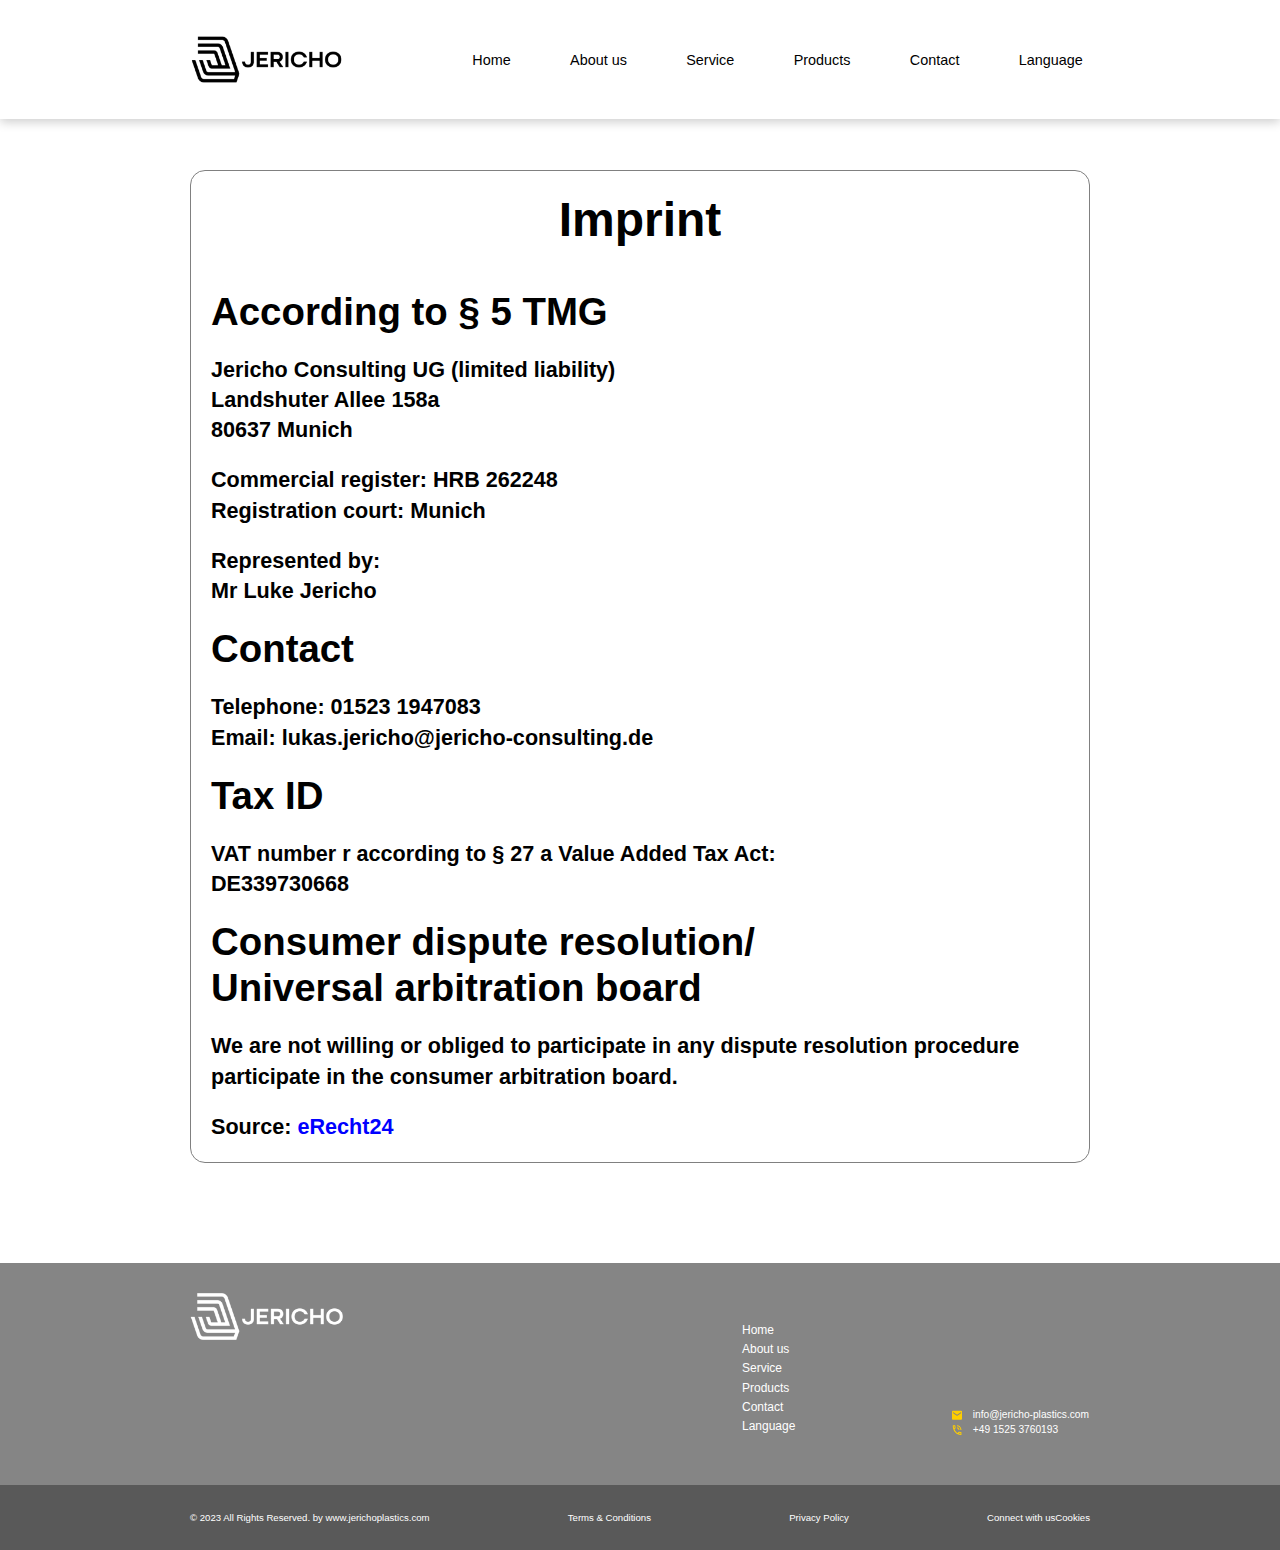
<file: en/privacy-policy.html>
<!DOCTYPE html>
<html lang="en">

<head>
  <meta charset="UTF-8" />
  <meta http-equiv="X-UA-Compatible" content="IE=edge" />
  <meta name="viewport" content="width=device-width, initial-scale=1.0" />
  <link rel="stylesheet" href="../css/main.css" />
  <link rel="icon" href="../images/faveicon.png">
  <title>Jericho</title>
</head>

<body>
  <div class="main">

    <!-- #header -->
    <header class="header header--policy" id="header">
      <div class="autoContainer">
        <div class="header__inner">
          <a href="#" class="header__inner-logo logo">
            <img src="../images/logo.png" alt="">
          </a>
          <div class="nav nav--policy" id="menu">
            <div class="nav__inner">
              <div class="nav__inner-group">
                <a href="./index.html" class="nav__inner-link">Home</a>
                <a href="./index.html" class="nav__inner-link"> About us </a>
                <a href="./index.html" class="nav__inner-link">Service</a>
                <a href="./index.html" class="nav__inner-link">Products</a>
                <a href="./index.html" class="nav__inner-link">Contact</a>
                <div class="dropdown">
                  <div class="dropdown__button">
                    <button class="nav__inner-link">Language</button>
                  </div>
                  <div class="dropdown__content">
                    <a href="./index.html" class="nav__inner-link">English</a>
                    <a href="../index.html" class="nav__inner-link">German</a>
                  </div>
                </div>
              </div>
            </div>
          </div>
          <button class="burger" id="menuBtn"></button>
        </div>
      </div>
    </header>
    <!-- #header end -->


    <section class="policy">
      <div class="autoContainer">
        <div class="policy__inner">
          <h1>
            Imprint
          </h1>
          <h2>
            According to § 5 TMG
          </h2>
          <p class="_lg">
            Jericho Consulting UG (limited liability)
            <br />
            Landshuter Allee 158a
            <br />
            80637 Munich
          </p>
          <p class="_lg">
            Commercial register: HRB 262248
            <br />
            Registration court: Munich
          </p>

          <p class="_lg"><strong>
            Represented by:
          </strong><br />
          Mr Luke Jericho
           </p>

          <h2>
            Contact
          </h2>
          <p class="_lg">
            Telephone: 01523 1947083<br />
            Email: lukas.jericho@jericho-consulting.de
           </p>

          <h2>
            Tax ID
          </h2>
          <p class="_lg">
            VAT number
            r according to § 27 a Value Added Tax Act:<br />
            DE339730668</p>

          <h2>Consumer dispute resolution/ <br> Universal arbitration board</h2>
          <p class="_lg">We are not willing or obliged to participate in any dispute resolution procedure
            participate in the consumer arbitration board.</p>

          <p class="_lg">Source: <a href="https://www.e-recht24.de">eRecht24</a></p>
        </div>
      </div>
    </section>



    <!-- #footer -->
    <footer class="footer footer--policy">
      <div class="autoContainer">
        <div class="footer__inner">
          <a href="#" class="logo">
            <img src="../images/logoLight.png" alt="">
          </a>
          <div class="footer__inner-content">
            <div class="footer__inner-links">
              <a href="./index.html" class="footerLink">Home</a>
              <a href="./index.html" class="footerLink"> About us</a>
              <a href="./index.html" class="footerLink">Service</a>
              <a href="./index.html" class="footerLink">Products</a>
              <a href="./index.html" class="footerLink">Contact</a>
              <div class="dropdown">
                <div class="dropdown__button">
                  <button href="#" class="footerLink">Language</button>
                </div>
                <div class="dropdown__content">
                  <a href="./index.html" class="footerLink">English</a>
                  <a href="../index.html" class="footerLink">German</a>
                </div>
              </div>
            </div>
            <div class="footer__inner-contacts">
              <a href="mailto:info@jericho-plastics.com" class="button button--icon">
                <span>
                  <svg width="18" height="17" viewBox="0 0 18 17" fill="none" xmlns="http://www.w3.org/2000/svg">
                    <path
                      d="M16.2 0.989258H1.8C0.81 0.989258 0.00899999 1.87571 0.00899999 2.95916L0 14.7785C0 15.862 0.81 16.7484 1.8 16.7484H16.2C17.19 16.7484 18 15.862 18 14.7785V2.95916C18 1.87571 17.19 0.989258 16.2 0.989258ZM15.84 5.17529L9.477 9.52877C9.189 9.72576 8.811 9.72576 8.523 9.52877L2.16 5.17529C2.06975 5.11985 1.99073 5.04495 1.9277 4.95511C1.86467 4.86528 1.81896 4.76238 1.79332 4.65265C1.76768 4.54292 1.76265 4.42864 1.77854 4.31672C1.79443 4.2048 1.8309 4.09757 1.88575 4.00153C1.9406 3.90548 2.01269 3.82262 2.09765 3.75795C2.18262 3.69327 2.27868 3.64814 2.38005 3.62528C2.48141 3.60241 2.58595 3.6023 2.68736 3.62493C2.78876 3.64757 2.88492 3.69248 2.97 3.75697L9 7.8839L15.03 3.75697C15.1151 3.69248 15.2112 3.64757 15.3126 3.62493C15.414 3.6023 15.5186 3.60241 15.62 3.62528C15.7213 3.64814 15.8174 3.69327 15.9023 3.75795C15.9873 3.82262 16.0594 3.90548 16.1142 4.00153C16.1691 4.09757 16.2056 4.2048 16.2215 4.31672C16.2373 4.42864 16.2323 4.54292 16.2067 4.65265C16.181 4.76238 16.1353 4.86528 16.0723 4.95511C16.0093 5.04495 15.9302 5.11985 15.84 5.17529Z" />
                  </svg>
                </span> info@jericho-plastics.com
              </a>
              <a href="tel:+49 1525 3760193" class="button button--icon">
                <span>
                  <svg width="18" height="21" viewBox="0 0 18 21" fill="none" xmlns="http://www.w3.org/2000/svg">
                    <path
                      d="M17 14.4472C15.8 14.4472 14.5 14.222 13.4 13.7718H13.1C12.8 13.7718 12.6 13.8843 12.4 14.1095L10.2 16.5859C7.4 14.8974 5 12.3084 3.6 9.15659L5.8 6.68014C6.1 6.34245 6.2 5.89218 6 5.55449C5.7 4.31626 5.5 2.85291 5.5 1.50212C5.5 0.939293 5 0.376465 4.5 0.376465H1C0.5 0.376465 0 0.939293 0 1.50212C0 12.0833 7.6 20.6383 17 20.6383C17.5 20.6383 18 20.0755 18 19.5126V15.5728C18 15.01 17.5 14.4472 17 14.4472ZM2 2.62778H3.5C3.6 3.64087 3.8 4.65396 4 5.55449L2.8 6.90527C2.4 5.55449 2.1 4.09113 2 2.62778ZM16 18.387C14.7 18.2744 13.4 17.9367 12.2 17.4864L13.4 16.1357C14.2 16.3608 15.1 16.5859 16 16.5859V18.387ZM12 10.5074H14C14 9.01466 13.4732 7.58309 12.5355 6.52758C11.5979 5.47207 10.3261 4.87909 9 4.87909V7.1304C9.79565 7.1304 10.5587 7.48619 11.1213 8.1195C11.6839 8.7528 12 9.61175 12 10.5074ZM16 10.5074H18C18 4.87909 13.97 0.376465 9 0.376465V2.62778C12.86 2.62778 16 6.15108 16 10.5074Z" />
                  </svg>
                  </svg>
                </span>
                +49 1525 3760193
              </a>
            </div>
          </div>
        </div>
        <div class="footer__copy">
          <p>
            © 2023 All Rights Reserved. by www.jerichoplastics.com
          </p>
          <a href="#">
            Terms & Conditions
          </a>
          <a href="./privacy-policy.html">
            Privacy Policy
          </a>
          <a href="">Connect with usCookies</a>
        </div>
      </div>
    </footer>
    <!-- #footer end -->

  </div>
  <script src="../js/main.js"></script>
</body>

</html>
</file>
<file: css/main.css>
@import "./animate.css";
@-webkit-keyframes zoomInCenter {
  from {
    opacity: 0;
    -webkit-transform: translate(-50%, -50%) scale(0.9);
            transform: translate(-50%, -50%) scale(0.9);
  }
  30% {
    opacity: 1;
  }
  to {
    opacity: 1;
    -webkit-transform: translate(-50%, -50%) scale(1);
            transform: translate(-50%, -50%) scale(1);
  }
}
@keyframes zoomInCenter {
  from {
    opacity: 0;
    -webkit-transform: translate(-50%, -50%) scale(0.9);
            transform: translate(-50%, -50%) scale(0.9);
  }
  30% {
    opacity: 1;
  }
  to {
    opacity: 1;
    -webkit-transform: translate(-50%, -50%) scale(1);
            transform: translate(-50%, -50%) scale(1);
  }
}
@-webkit-keyframes zoomIn {
  from {
    opacity: 0;
    -webkit-transform: scale(0.9);
            transform: scale(0.9);
  }
  30% {
    opacity: 1;
  }
  to {
    opacity: 1;
    -webkit-transform: scale(1);
            transform: scale(1);
  }
}
@keyframes zoomIn {
  from {
    opacity: 0;
    -webkit-transform: scale(0.9);
            transform: scale(0.9);
  }
  30% {
    opacity: 1;
  }
  to {
    opacity: 1;
    -webkit-transform: scale(1);
            transform: scale(1);
  }
}
@-webkit-keyframes fadeInUp {
  from {
    opacity: 0;
    -webkit-transform: translateY(10%);
            transform: translateY(10%);
  }
  to {
    opacity: 1;
    -webkit-transform: translateY(0);
            transform: translateY(0);
  }
}
@keyframes fadeInUp {
  from {
    opacity: 0;
    -webkit-transform: translateY(10%);
            transform: translateY(10%);
  }
  to {
    opacity: 1;
    -webkit-transform: translateY(0);
            transform: translateY(0);
  }
}
@-webkit-keyframes sticky {
  from {
    opacity: 0;
    -webkit-transform: translateY(-110%);
            transform: translateY(-110%);
  }
  50% {
    opacity: 1;
  }
  to {
    opacity: 1;
    -webkit-transform: translateY(0);
            transform: translateY(0);
  }
}
@keyframes sticky {
  from {
    opacity: 0;
    -webkit-transform: translateY(-110%);
            transform: translateY(-110%);
  }
  50% {
    opacity: 1;
  }
  to {
    opacity: 1;
    -webkit-transform: translateY(0);
            transform: translateY(0);
  }
}
@-webkit-keyframes animInUp {
  from {
    -webkit-transform: translateY(10%) scale(0.98);
            transform: translateY(10%) scale(0.98);
  }
  to {
    -webkit-transform: translateY(0);
            transform: translateY(0);
  }
}
@keyframes animInUp {
  from {
    -webkit-transform: translateY(10%) scale(0.98);
            transform: translateY(10%) scale(0.98);
  }
  to {
    -webkit-transform: translateY(0);
            transform: translateY(0);
  }
}
.animInUp {
  -webkit-animation-name: animInUp;
  animation-name: animInUp;
}

.zoomInCenter {
  -webkit-animation-name: zoomInCenter;
          animation-name: zoomInCenter;
  -webkit-animation-timing-function: ease-in-out;
          animation-timing-function: ease-in-out;
}

@font-face {
  font-family: "sf_pro_displaybold";
  src: url("./fonts/sfprodisplay-bold-webfont.woff2") format("woff2"), url("./fonts/sfprodisplay-bold-webfont.woff") format("woff");
  font-weight: normal;
  font-style: normal;
}
@font-face {
  font-family: "montbold";
  src: url("./fonts/mont-bold-webfont.woff2") format("woff2"), url("./fonts/mont-bold-webfont.woff") format("woff");
  font-weight: normal;
  font-style: normal;
}
@font-face {
  font-family: "montsemibold";
  src: url("./fonts/mont-semibold-webfont.woff2") format("woff2"), url("./fonts/mont-semibold-webfont.woff") format("woff");
  font-weight: normal;
  font-style: normal;
}
@font-face {
  font-family: "montregular";
  src: url("./fonts/mont-regular-webfont.woff2") format("woff2"), url("./fonts/mont-regular-webfont.woff") format("woff");
  font-weight: normal;
  font-style: normal;
}
@font-face {
  font-family: "product_sansregular";
  src: url("./fonts/product_sans_regular-webfont.woff2") format("woff2"), url("./fonts/product_sans_regular-webfont.woff") format("woff");
  font-weight: normal;
  font-style: normal;
}
@font-face {
  font-family: "product_sansbold";
  src: url("./fonts/product_sans_bold-webfont.woff2") format("woff2"), url("./fonts/product_sans_bold-webfont.woff") format("woff");
  font-weight: normal;
  font-style: normal;
}
/* Typography */
h1 {
  font-size: 80rem;
}

h2 {
  font-size: 64rem;
  font-weight: 800;
}

h3 {
  font-size: 50rem;
}
h3._sm {
  font-size: 48rem;
}

h4 {
  font-size: 24rem;
}
h4._lg {
  font-size: 36rem;
}

h6 {
  font-size: 20rem;
}

p {
  font-size: 24rem;
}
p._lg {
  font-size: 36rem;
}
p._sm {
  font-size: 20rem;
}

:root {
  height: 100%;
}

html {
  height: 100%;
  scroll-behavior: smooth;
  font-size: 0.6px;
}

* {
  margin: 0rem;
  padding: 0rem;
  border: none;
  outline: none;
  -webkit-box-sizing: border-box;
          box-sizing: border-box;
}

button {
  cursor: pointer;
  outline: none;
  background: transparent;
}
button:focus {
  outline: none;
}

input::-webkit-outer-spin-button,
input::-webkit-inner-spin-button {
  -webkit-appearance: none;
  margin: 0;
}

/* width */
::-webkit-scrollbar {
  width: 8rem;
}

/* Track */
::-webkit-scrollbar-track {
  background: #fff;
}

/* Handle */
::-webkit-scrollbar-thumb {
  background: rgba(0, 0, 0, 0.2);
  border-radius: 10rem;
}

/* Handle on hover */
::-webkit-scrollbar-thumb:hover {
  background: rgba(0, 0, 0, 0.3);
}

body {
  height: 100%;
  cursor: default;
  font-family: "Mont", sans-serif;
  font-size: 20rem;
  color: #000000;
  line-height: 1.2;
  font-weight: 700;
  background: #ffffff;
  -webkit-font-smoothing: antialiased;
  -moz-font-smoothing: antialiased;
  background: #ffffff;
}

body.active {
  overflow: hidden;
}

a {
  cursor: pointer;
  text-decoration: none;
  color: #000;
}

ul,
li {
  list-style: none;
  padding: 0rem;
  margin: 0rem;
}

img,
svg {
  pointer-events: none;
}

input::-webkit-validation-bubble-icon {
  display: none;
}

::-webkit-validation-bubble-message:before {
  content: "";
  display: inline-block;
  width: 16px;
  height: 16px;
  margin-right: 4px;
}

::-webkit-validation-bubble-message {
  color: #eee;
  background: #000;
  border-color: #444;
  -webkit-box-shadow: 4px 4px 4px rgba(100, 100, 100, 0.5);
}

::-webkit-validation-bubble-arrow {
  background: #000;
  border-color: #444;
  -webkit-box-shadow: 0 0 0 0;
}

.main {
  display: -webkit-box;
  display: -ms-flexbox;
  display: flex;
  -webkit-box-orient: vertical;
  -webkit-box-direction: normal;
      -ms-flex-direction: column;
          flex-direction: column;
  overflow: hidden;
  min-height: 100%;
}

.autoContainer {
  max-width: 1620rem;
  margin: 0 auto;
  padding: 0 60rem;
}
.autoContainer._sm {
  max-width: 1455rem;
}

.bg {
  position: absolute;
  width: 100%;
  height: 100%;
  top: 0;
  z-index: -1;
}
.bg img {
  width: 100%;
  height: 100%;
}

.input {
  display: -webkit-box;
  display: -ms-flexbox;
  display: flex;
  width: 100%;
  font-size: 20rem;
  border-radius: 60rem;
  background: #ffffff;
}
.input input,
.input textarea {
  font-size: inherit;
  padding: 1.2em 1.6em;
  font-weight: 400;
  font-family: "Product Sans", sans-serif;
  background: inherit;
  border-radius: inherit;
  font-size: inherit;
  width: 100%;
  -webkit-transition: all 0.2s ease-in-out 0s;
  transition: all 0.2s ease-in-out 0s;
  -moz-transition: all 0.2s ease-in-out 0s;
  resize: none;
}
.input input::-webkit-input-placeholder, .input textarea::-webkit-input-placeholder {
  -webkit-transition: all 0.2s ease-in-out 0s;
  transition: all 0.2s ease-in-out 0s;
  -moz-transition: all 0.2s ease-in-out 0s;
}
.input input::-moz-placeholder, .input textarea::-moz-placeholder {
  transition: all 0.2s ease-in-out 0s;
  -moz-transition: all 0.2s ease-in-out 0s;
}
.input input:-ms-input-placeholder, .input textarea:-ms-input-placeholder {
  -ms-transition: all 0.2s ease-in-out 0s;
  transition: all 0.2s ease-in-out 0s;
  -moz-transition: all 0.2s ease-in-out 0s;
}
.input input::-ms-input-placeholder, .input textarea::-ms-input-placeholder {
  -ms-transition: all 0.2s ease-in-out 0s;
  transition: all 0.2s ease-in-out 0s;
  -moz-transition: all 0.2s ease-in-out 0s;
}
.input input::placeholder,
.input textarea::placeholder {
  -webkit-transition: all 0.2s ease-in-out 0s;
  transition: all 0.2s ease-in-out 0s;
  -moz-transition: all 0.2s ease-in-out 0s;
}
.input input:focus,
.input textarea:focus {
  -webkit-box-shadow: 3rem 6rem 7rem rgba(0, 0, 0, 0.25);
          box-shadow: 3rem 6rem 7rem rgba(0, 0, 0, 0.25);
}
.input input:focus::-webkit-input-placeholder, .input textarea:focus::-webkit-input-placeholder {
  opacity: 0.8;
}
.input input:focus::-moz-placeholder, .input textarea:focus::-moz-placeholder {
  opacity: 0.8;
}
.input input:focus:-ms-input-placeholder, .input textarea:focus:-ms-input-placeholder {
  opacity: 0.8;
}
.input input:focus::-ms-input-placeholder, .input textarea:focus::-ms-input-placeholder {
  opacity: 0.8;
}
.input input:focus::placeholder,
.input textarea:focus::placeholder {
  opacity: 0.8;
}
.input--textarea {
  min-height: 164rem;
  border-radius: 30rem;
}

.button {
  cursor: pointer;
  display: -webkit-box;
  display: -ms-flexbox;
  display: flex;
  -webkit-box-align: center;
      -ms-flex-align: center;
          align-items: center;
  -webkit-box-pack: center;
      -ms-flex-pack: center;
          justify-content: center;
  padding: 1em 1.5em;
  border: 1rem solid transparent;
  position: relative;
  color: #000000;
  font-family: "Product Sans", sans-serif;
  font-weight: 400;
  font-size: 25rem;
  line-height: 1;
  -webkit-transition: all 0.3s ease;
  transition: all 0.3s ease;
}
.button--primary {
  border-radius: 100rem;
  color: #000000;
  padding: 0.7em 1.1em 0.7em 2.2em;
  -webkit-box-shadow: 5rem 4rem 16rem 0rem #00000040;
          box-shadow: 5rem 4rem 16rem 0rem #00000040;
}
.button--primary span {
  width: 0.7em;
  height: 0.7em;
  margin-left: 1em;
  display: -webkit-box;
  display: -ms-flexbox;
  display: flex;
  -webkit-box-align: center;
      -ms-flex-align: center;
          align-items: center;
  -webkit-box-pack: center;
      -ms-flex-pack: center;
          justify-content: center;
  position: relative;
}
.button--primary span svg {
  width: 100%;
  height: 100%;
  fill: #000000;
}
.button--primary span.text {
  width: auto;
  height: auto;
  margin-left: unset;
}
.button--primary::before {
  content: "";
  width: calc(100% + 4rem);
  height: calc(100% + 4rem);
  background: -webkit-gradient(linear, right top, left top, color-stop(-2.5%, #fece00), color-stop(139.29%, #e65300));
  background: linear-gradient(270deg, #fece00 -2.5%, #e65300 139.29%);
  position: absolute;
  top: -2rem;
  left: -2rem;
  border-radius: inherit;
  z-index: -2;
  -webkit-transition: all 0.3s ease;
  transition: all 0.3s ease;
}
.button--primary::after {
  content: "";
  width: 100%;
  height: 100%;
  background: -webkit-gradient(linear, left top, right top, from(#ffffff), color-stop(103.47%, #fece00));
  background: linear-gradient(90deg, #ffffff 0%, #fece00 103.47%);
  position: absolute;
  top: 0;
  left: 0;
  border-radius: inherit;
  z-index: -1;
  -webkit-transition: all 0.3s ease;
  transition: all 0.3s ease;
  background-size: 140% 100%;
  background-position: 50%;
}
.button--primary:hover {
  -webkit-box-shadow: 5rem 4rem 16rem 5rem #00000040;
          box-shadow: 5rem 4rem 16rem 5rem #00000040;
}
.button--primary:hover::after {
  background-position: 80%;
  opacity: 0.9;
}
.button--secondary {
  border-radius: 40rem;
  padding: 1em 3em;
  color: #ffffff;
}
.button--secondary span {
  position: relative;
  font-size: inherit;
}
.button--secondary:before {
  content: "";
  width: 100%;
  height: 100%;
  position: absolute;
  top: 0;
  left: 0;
  background: -webkit-gradient(linear, right top, left top, from(#fece00), to(#ff0000));
  background: linear-gradient(270deg, #fece00 0%, #ff0000 100%);
  border-radius: inherit;
  background-size: 140% 100%;
  background-position: 50%;
  -webkit-transition: 0.3s linear;
  transition: 0.3s linear;
  -webkit-box-shadow: 3rem 6rem 7rem rgba(0, 0, 0, 0.25);
          box-shadow: 3rem 6rem 7rem rgba(0, 0, 0, 0.25);
}
.button--secondary:hover {
  opacity: 0.9;
}
.button--secondary:hover::before {
  background-position: 80%;
}
.button--icon {
  font-size: 17rem;
  color: #ffffff;
  font-family: "Product Sans", sans-serif;
  padding: unset;
}
.button--icon span {
  margin-right: 18rem;
  width: 1em;
  height: 1em;
}
.button--icon span svg {
  width: 100%;
  height: 100%;
  fill: #FECE00;
}

.ratioImage {
  position: relative;
  padding-bottom: 119%;
  width: 100%;
}
.ratioImage img {
  position: absolute;
  top: 0;
  left: 0;
  width: 100%;
  height: 100%;
  -o-object-fit: cover;
     object-fit: cover;
}
.ratioImage--contain img {
  -o-object-fit: contain;
     object-fit: contain;
}

.anchor {
  position: relative;
  top: -120rem;
}

.dropdown {
  position: relative;
  -webkit-transition: 0.3s ease-in;
  transition: 0.3s ease-in;
}
.dropdown:hover .dropdown__content {
  max-height: 200rem;
  opacity: 1;
  background: #FECE00;
  pointer-events: all;
}
.dropdown__content {
  top: 100%;
  left: 0;
  position: absolute;
  width: 100%;
  max-height: 0;
  opacity: 0;
  -webkit-transition: 0.3s ease-in;
  transition: 0.3s ease-in;
  pointer-events: none;
}

.logo {
  width: 255rem;
  display: -webkit-box;
  display: -ms-flexbox;
  display: flex;
  -webkit-box-align: center;
      -ms-flex-align: center;
          align-items: center;
  -webkit-box-pack: center;
      -ms-flex-pack: center;
          justify-content: center;
  -webkit-transition: all 0.2s ease-in-out 0s;
  transition: all 0.2s ease-in-out 0s;
  -moz-transition: all 0.2s ease-in-out 0s;
}
.logo:hover {
  opacity: 0.8;
}
.logo img {
  width: 100%;
  height: 100%;
  -o-object-fit: contain;
     object-fit: contain;
}

.footer__inner {
  display: -webkit-box;
  display: -ms-flexbox;
  display: flex;
  -webkit-box-pack: justify;
      -ms-flex-pack: justify;
          justify-content: space-between;
  -webkit-box-align: start;
      -ms-flex-align: start;
          align-items: flex-start;
  padding-bottom: 80rem;
  gap: 30rem;
}
.footer__inner-links {
  display: -webkit-box;
  display: -ms-flexbox;
  display: flex;
  -webkit-box-orient: vertical;
  -webkit-box-direction: normal;
      -ms-flex-direction: column;
          flex-direction: column;
  gap: 8rem;
}
.footer__inner-content {
  display: -webkit-box;
  display: -ms-flexbox;
  display: flex;
  -webkit-box-align: end;
      -ms-flex-align: end;
          align-items: flex-end;
  -webkit-box-pack: justify;
      -ms-flex-pack: justify;
          justify-content: space-between;
  gap: 20rem;
  padding-top: 50rem;
  width: 50%;
  max-width: 580rem;
}
.footer__inner-contacts {
  display: -webkit-box;
  display: -ms-flexbox;
  display: flex;
  -webkit-box-orient: vertical;
  -webkit-box-direction: normal;
      -ms-flex-direction: column;
          flex-direction: column;
  -webkit-box-align: start;
      -ms-flex-align: start;
          align-items: flex-start;
  gap: 5rem;
}
.footer__inner a {
  color: #ffffff;
  font-weight: 400;
  -webkit-transition: all 0.2s ease-in-out 0s;
  transition: all 0.2s ease-in-out 0s;
  -moz-transition: all 0.2s ease-in-out 0s;
}
.footer__copy {
  display: -webkit-box;
  display: -ms-flexbox;
  display: flex;
  -webkit-box-align: start;
      -ms-flex-align: start;
          align-items: flex-start;
  -webkit-box-pack: justify;
      -ms-flex-pack: justify;
          justify-content: space-between;
  padding: 45rem 0;
  position: relative;
  gap: 15rem;
  -ms-flex-wrap: wrap;
      flex-wrap: wrap;
}
.footer__copy::before {
  content: "";
  width: 1000%;
  height: 100%;
  background: #595959;
  position: absolute;
  top: 0;
  left: -500%;
}
.footer__copy p {
  color: #ffffff;
  font-size: 16rem;
  font-weight: 400;
  position: relative;
}
.footer__copy a {
  color: #ffffff;
  font-size: 16rem;
  font-weight: 400;
  position: relative;
  -webkit-transition: all 0.2s ease-in-out 0s;
  transition: all 0.2s ease-in-out 0s;
  -moz-transition: all 0.2s ease-in-out 0s;
}
.footer__copy a:hover {
  color: #FECE00;
}
.footer .button {
  font-size: 17rem;
}
.footerLink {
  color: #ffffff;
  font-weight: 400;
  font-size: 20rem;
  -webkit-transition: all 0.2s ease-in-out 0s;
  transition: all 0.2s ease-in-out 0s;
  -moz-transition: all 0.2s ease-in-out 0s;
}
.footerLink:hover {
  color: #FECE00;
  opacity: 0.8;
}
.footer .button:hover {
  color: #FECE00;
  opacity: 0.8;
}
.footer .dropdown {
  z-index: 3;
}
.footer .dropdown button {
  padding-bottom: 0.3em;
}
.footer .dropdown__content {
  padding: 0.5em 0.5em;
  width: auto;
  display: -webkit-box;
  display: -ms-flexbox;
  display: flex;
  -webkit-box-orient: vertical;
  -webkit-box-direction: normal;
      -ms-flex-direction: column;
          flex-direction: column;
}
.footer .dropdown__content a {
  color: #000000;
  padding: 0.2em 0.5em;
  font-size: 18rem;
}
.footer .dropdown__content a:hover {
  color: #ffffff;
}
.footer--policy {
  padding: 30px 0 0;
  background: #858585;
}

.header {
  position: absolute;
  top: 0;
  left: 0;
  width: 100%;
  padding: 50px 0;
  padding: 60rem 0;
  z-index: 1;
  -webkit-transition: 0.2s ease-out;
  transition: 0.2s ease-out;
  -webkit-transition-property: opacity, padding, -webkit-transform;
  transition-property: opacity, padding, -webkit-transform;
  transition-property: opacity, transform, padding;
  transition-property: opacity, transform, padding, -webkit-transform;
  z-index: 10;
}
.header__inner {
  position: relative;
  display: -webkit-box;
  display: -ms-flexbox;
  display: flex;
  -webkit-box-align: center;
      -ms-flex-align: center;
          align-items: center;
  -webkit-box-pack: justify;
      -ms-flex-pack: justify;
          justify-content: space-between;
  gap: 30rem;
  z-index: 2;
}
.header__inner-logo {
  width: 255rem;
  display: -webkit-box;
  display: -ms-flexbox;
  display: flex;
  -webkit-box-align: center;
      -ms-flex-align: center;
          align-items: center;
  -webkit-box-pack: center;
      -ms-flex-pack: center;
          justify-content: center;
  -webkit-transition: all 0.2s ease-in-out 0s;
  transition: all 0.2s ease-in-out 0s;
  -moz-transition: all 0.2s ease-in-out 0s;
}
.header__inner-logo:hover {
  opacity: 0.8;
}
.header__inner-logo img {
  width: 100%;
  height: 100%;
  -o-object-fit: contain;
     object-fit: contain;
}
.header__inner .burger {
  display: none;
}
.header.sticky {
  position: fixed;
  padding: 15rem 0;
  background: #f5d54e;
  -webkit-animation: 0.3s sticky ease-in;
          animation: 0.3s sticky ease-in;
  -webkit-transition-duration: 0.5s;
          transition-duration: 0.5s;
  -webkit-box-shadow: 5rem 4rem 16rem 0rem #00000040;
          box-shadow: 5rem 4rem 16rem 0rem #00000040;
}
.header.active {
  background: #f5d54e;
  -webkit-transition: 0.4s ease;
  transition: 0.4s ease;
}
.header--policy {
  background: #ffffff !important;
  -webkit-box-shadow: 0 3px 10px rgba(0, 0, 0, 0.2);
          box-shadow: 0 3px 10px rgba(0, 0, 0, 0.2);
}

.nav__inner {
  display: -webkit-box;
  display: -ms-flexbox;
  display: flex;
  -webkit-box-align: center;
      -ms-flex-align: center;
          align-items: center;
  -webkit-box-pack: justify;
      -ms-flex-pack: justify;
          justify-content: space-between;
}
.nav__inner-group {
  display: -webkit-box;
  display: -ms-flexbox;
  display: flex;
  -webkit-box-align: center;
      -ms-flex-align: center;
          align-items: center;
  gap: 75rem;
}
.nav__inner-link {
  position: relative;
  display: -webkit-box;
  display: -ms-flexbox;
  display: flex;
  -webkit-box-align: center;
      -ms-flex-align: center;
          align-items: center;
  color: #000000;
  font-family: "Product Sans", sans-serif;
  font-style: normal;
  font-weight: 400;
  font-size: 24rem;
  line-height: 1;
  -webkit-transition: 0.3s ease-out;
  transition: 0.3s ease-out;
  padding: 0.8em 0.5em;
  border-radius: 10rem;
}
.nav__inner-link:after {
  content: "";
  width: 100%;
  height: 2rem;
  background: #ffffff;
  position: absolute;
  left: 0;
  bottom: 0;
  -webkit-transform: scale(0);
          transform: scale(0);
  -webkit-transition: 0.3s ease-out;
  transition: 0.3s ease-out;
}
.nav__inner-link:hover {
  color: #ffffff;
}
.nav__inner-link:hover:after {
  -webkit-transform: scale(1);
          transform: scale(1);
}
.nav__inner .dropdown:hover button {
  color: #ffffff;
}
.nav__inner .dropdown:hover button::after {
  -webkit-transform: scale(1);
          transform: scale(1);
}
.nav__inner .dropdown__content {
  padding: 0.3em 0;
}
.nav__inner .dropdown__content a {
  padding: 0.5em 0.7em;
}
.nav__inner .dropdown__content a:after {
  display: none;
}
.nav--policy a:hover {
  color: #FECE00 !important;
}
.nav--policy .dropdown:hover button {
  color: #FECE00 !important;
}
.nav--policy .dropdown a:hover {
  color: #ffffff !important;
}

.burger {
  cursor: pointer;
  display: block;
  position: relative;
  font-size: 10rem;
  width: 2.6em;
  height: 2em;
  color: #ffffff;
  background: transparent;
  -webkit-transition: 0.2s ease;
  transition: 0.2s ease;
}
.burger span, .burger::after, .burger::before {
  position: absolute;
  left: 50%;
  width: 100%;
  height: 0.3em;
  background-color: #000000;
  border-radius: 0.4em;
  -webkit-transition: all 0.3s ease;
  transition: all 0.3s ease;
}
.burger span {
  top: 50%;
  -webkit-transform: translate(-50%, -50%);
          transform: translate(-50%, -50%);
}
.burger::before {
  content: "";
  top: 0;
  -webkit-transform: translateX(-50%);
          transform: translateX(-50%);
}
.burger::after {
  content: "";
  bottom: 0;
  -webkit-transform: translateX(-50%);
          transform: translateX(-50%);
}
.burger:hover {
  opacity: 0.8;
}
.burger.active::before {
  top: 50%;
  -webkit-transform: translate(-50%, -50%) rotate(45deg);
          transform: translate(-50%, -50%) rotate(45deg);
}
.burger.active::after {
  bottom: 50%;
  -webkit-transform: translate(-50%, 50%) rotate(-45deg);
          transform: translate(-50%, 50%) rotate(-45deg);
}
.burger.active span {
  width: 0;
  opacity: 0;
  -webkit-transition: 0.2s ease;
  transition: 0.2s ease;
}

.hero {
  padding: 320rem 0 210rem;
  position: relative;
}
.hero__inner {
  position: relative;
  display: -webkit-box;
  display: -ms-flexbox;
  display: flex;
  -webkit-box-orient: vertical;
  -webkit-box-direction: normal;
      -ms-flex-direction: column;
          flex-direction: column;
  -webkit-box-align: start;
      -ms-flex-align: start;
          align-items: flex-start;
  gap: 30rem;
  z-index: 2;
}
.hero__inner p {
  max-width: 660rem;
  font-weight: 600;
}
.hero__bg {
  z-index: -1;
}

.about {
  margin-top: -170rem;
  position: relative;
  z-index: 3;
  position: relative;
}
.about__inner {
  padding: 380rem 30rem 300rem;
  max-width: 1100rem;
  margin: 0 auto;
}
.about__inner p {
  text-align: center;
  font-weight: 400;
  max-width: 710rem;
  font-family: "Product Sans", sans-serif;
  line-height: 1.6;
  margin: 0 auto;
}
.about__bg {
  z-index: -1;
  width: 1920rem;
  left: 50%;
  -webkit-transform: translateX(-50%);
          transform: translateX(-50%);
}
.about__bg img {
  -o-object-fit: contain !important;
     object-fit: contain !important;
}

.benefits {
  position: relative;
  z-index: 2;
}
.benefits__inner h2 {
  margin-bottom: 28rem;
  text-align: center;
}
.benefits__inner-content {
  display: -webkit-box;
  display: -ms-flexbox;
  display: flex;
  -webkit-box-align: start;
      -ms-flex-align: start;
          align-items: flex-start;
  -webkit-box-pack: justify;
      -ms-flex-pack: justify;
          justify-content: space-between;
  -ms-flex-wrap: wrap;
      flex-wrap: wrap;
  gap: 20rem;
}
.benefits__inner-column {
  width: calc(33.3% - 20rem);
  display: -webkit-box;
  display: -ms-flexbox;
  display: flex;
  -webkit-box-orient: vertical;
  -webkit-box-direction: normal;
      -ms-flex-direction: column;
          flex-direction: column;
  gap: 46rem;
}
.benefits__inner-column.midle {
  margin-top: 130rem;
}
.benefitsItem {
  padding: 18rem 26rem 26rem;
  background: #ffffff;
  -webkit-box-shadow: 5rem 8rem 33rem rgba(0, 0, 0, 0.25);
          box-shadow: 5rem 8rem 33rem rgba(0, 0, 0, 0.25);
  border-radius: 24rem;
  position: relative;
  width: 100%;
  max-width: 424rem;
}
.benefitsItem__image .ratioImage {
  border-radius: 15rem;
  overflow: hidden;
}
.benefitsItem__image .ratioImage:after {
  content: "";
  width: 100%;
  height: 50%;
  position: absolute;
  bottom: 0;
  left: 0;
  background: -webkit-gradient(linear, left bottom, left top, from(#fece00), color-stop(95.37%, rgba(254, 206, 0, 0)));
  background: linear-gradient(0deg, #fece00 0%, rgba(254, 206, 0, 0) 95.37%);
}
.benefitsItem h4 {
  position: absolute;
  width: 80%;
  left: 50%;
  bottom: 55rem;
  text-align: center;
  -webkit-transform: translateX(-50%);
          transform: translateX(-50%);
  font-weight: 800;
}

.service {
  position: relative;
  margin-top: -120rem;
  padding: 230rem 0 145rem;
}
.service__inner h3 {
  margin-bottom: 35rem;
  text-align: center;
}
.service__inner-row {
  display: -webkit-box;
  display: -ms-flexbox;
  display: flex;
  -webkit-box-pack: justify;
      -ms-flex-pack: justify;
          justify-content: space-between;
  -ms-flex-wrap: wrap;
      flex-wrap: wrap;
  gap: 25rem 15rem;
}
.serviceItem {
  width: calc(33.3% - 15rem);
}
.serviceItem__body {
  max-width: 285rem;
  margin: 0 auto;
}
.serviceItem__body-image {
  max-width: 175rem;
  margin: 0 auto 25rem;
}
.serviceItem__body-image .ratioImage {
  padding-bottom: 100%;
}
.serviceItem__body-image img {
  width: 100%;
  height: 100%;
  -o-object-fit: contain;
     object-fit: contain;
}
.serviceItem h6 {
  padding: 0.5em 2em 0.7em;
  font-weight: bold;
  color: #ffffff;
  background: -webkit-gradient(linear, left top, right top, color-stop(-12.36%, #e65300), to(#595959));
  background: linear-gradient(90deg, #e65300 -12.36%, #595959 100%);
  border-radius: 34rem;
  text-align: center;
}
.service__bg {
  z-index: -1;
}

.products {
  padding: 30rem 0 20rem;
  position: relative;
  z-index: 3;
}
.products__inner-row {
  display: -webkit-box;
  display: -ms-flexbox;
  display: flex;
  -ms-flex-wrap: wrap;
      flex-wrap: wrap;
  -webkit-box-pack: justify;
      -ms-flex-pack: justify;
          justify-content: space-between;
  gap: 15rem;
  margin: 52rem 0 40rem;
}
.productsItem {
  width: calc(16.6% - 15rem);
}
.productsItem__image {
  width: 100%;
  max-width: 155rem;
  border-radius: 50rem;
  overflow: hidden;
  margin: 0 auto 18rem;
}
.productsItem__image img {
  width: 100%;
  height: 100%;
  -o-object-fit: contain;
     object-fit: contain;
}
.products__bg {
  z-index: -1;
}
.products h3 {
  text-align: center;
  font-weight: 800;
}
.products h3._sm {
  font-weight: 700;
}

.info {
  position: relative;
  padding: 180rem 0 210rem;
}
.info__inner {
  max-width: 560rem;
}
.info__inner h4 {
  margin-bottom: 20rem;
  color: #ffffff;
}
.info__inner p {
  font-size: 400;
  font-family: "Product Sans", sans-serif;
  color: #ffffff;
}
.info__bg {
  z-index: -1;
  min-width: 1800rem;
  left: 50%;
  -webkit-transform: translateX(-50%);
          transform: translateX(-50%);
}
.info__bg img {
  -o-object-fit: cover;
     object-fit: cover;
}

.contact__inner {
  padding: 220rem 0 100rem;
  display: -webkit-box;
  display: -ms-flexbox;
  display: flex;
  -webkit-box-pack: justify;
      -ms-flex-pack: justify;
          justify-content: space-between;
  -webkit-box-align: center;
      -ms-flex-align: center;
          align-items: center;
}
.contact__inner-info {
  display: -webkit-box;
  display: -ms-flexbox;
  display: flex;
  -webkit-box-orient: vertical;
  -webkit-box-direction: normal;
      -ms-flex-direction: column;
          flex-direction: column;
  gap: 25rem;
  width: calc(50% - 10rem);
  max-width: 740rem;
}
.contact__inner-info p {
  color: #ffffff;
}
.contact__inner-info h4 {
  color: #ffffff;
}
.contact__inner-form {
  width: calc(50% - 10rem);
  max-width: 580rem;
  display: -webkit-box;
  display: -ms-flexbox;
  display: flex;
  -webkit-box-orient: vertical;
  -webkit-box-direction: normal;
      -ms-flex-direction: column;
          flex-direction: column;
  gap: 16rem;
  -webkit-box-align: start;
      -ms-flex-align: start;
          align-items: flex-start;
}

.wrapper {
  position: relative;
  z-index: 3;
  margin-top: -180rem;
}
.policy {
  margin: 170px 0 100px;
}
.policy__inner {
  padding: 20px;
  border: 1px solid gray;
  border-radius: 15px;
  display: -webkit-box;
  display: -ms-flexbox;
  display: flex;
  -webkit-box-orient: vertical;
  -webkit-box-direction: normal;
      -ms-flex-direction: column;
          flex-direction: column;
  gap: 20px;
}
.policy h1 {
  font-weight: 800;
  margin-bottom: 20px;
  text-align: center;
}
.policy h2 {
  font-weight: 600;
}
.policy p {
  line-height: 1.4;
}
.policy a {
  color: blue;
}

@media (max-width: 1024px) {
  .about__inner {
    padding: 360rem 30rem 300rem;
  }
  .about__bg {
    min-width: 1450rem;
    left: 50%;
    -webkit-transform: translateX(-50%);
            transform: translateX(-50%);
  }

  .wrapper__bg img {
    -o-object-position: right;
       object-position: right;
  }

  .policy {
    margin: 150px 0 90px;
  }
}
@media (max-width: 940px) {
  .header {
    padding: 40rem 0;
  }

  .nav__inner-link {
    font-size: 22rem;
  }
  .nav__inner-group {
    gap: 50rem;
  }

  h1 {
    font-size: 75rem;
  }

  h2 {
    font-size: 60rem;
  }

  .hero {
    padding: 300rem 0 190rem;
  }
  .hero__bg {
    width: 100%;
  }

  .logo {
    width: 240rem;
  }
}
@media (max-width: 840px) {
  .header {
    padding: 30rem 0;
  }

  .nav__inner-link {
    font-size: 20rem;
  }

  h1 {
    font-size: 70rem;
  }

  h2 {
    font-size: 55rem;
  }

  p._lg {
    font-size: 32rem;
  }

  .hero {
    padding: 270rem 0 170rem;
  }

  .contact__inner-form {
    width: 47%;
  }

  .about {
    margin-top: -140rem;
  }

  .policy {
    margin: 100px 0 40px;
  }

  .input {
    font-size: 18rem;
  }

  .logo {
    width: 200rem;
  }

  .bg img {
    -o-object-fit: cover;
       object-fit: cover;
  }
}
@media (max-width: 740px) {
  .autoContainer {
    padding: 0 40rem;
  }

  .header {
    padding: 25rem 0;
  }

  .nav__inner-group {
    gap: 30rem;
  }
  .nav__inner-link {
    font-size: 18rem;
  }

  h1 {
    font-size: 60rem;
  }

  h2 {
    font-size: 45rem;
  }

  p._lg {
    font-size: 22rem;
  }

  .hero {
    padding: 250rem 0 150rem;
  }

  .about {
    margin-top: -130rem;
  }
  .about__inner {
    padding: 260rem 20rem 200rem;
  }
  .about__inner p {
    max-width: 500rem;
  }
  .about__bg {
    width: 1124rem;
    min-width: unset;
    left: 50%;
    -webkit-transform: translatex(-50%);
            transform: translatex(-50%);
  }

  .benefits__inner-content {
    gap: 10rem;
  }
  .benefits__inner-column {
    width: calc(33.3% - 10rem);
  }
}
@media (max-width: 680px) {
  h1 {
    font-size: 55rem;
  }

  h2 {
    font-size: 40rem;
  }

  h3 {
    font-size: 45rem;
  }
  h3._sm {
    font-size: 43rem;
  }

  h4 {
    font-size: 22rem;
  }

  p {
    font-size: 22rem;
  }

  .benefits__inner h2 {
    margin-bottom: 40rem;
  }
  .benefits__inner-content {
    -ms-flex-wrap: wrap;
        flex-wrap: wrap;
    gap: 30rem;
  }
  .benefits__inner-column {
    width: 100%;
    -webkit-box-orient: horizontal;
    -webkit-box-direction: normal;
        -ms-flex-direction: row;
            flex-direction: row;
    -webkit-box-pack: center;
        -ms-flex-pack: center;
            justify-content: center;
    gap: 20rem;
  }
  .benefits__inner-column.midle {
    margin-top: 0;
  }
  .benefitsItem {
    max-width: 500rem;
    width: calc(50% - 10rem);
  }

  .policy {
    margin: 80px 0 40px;
  }

  .input input,
.input textarea {
    padding: 1em 1.4em;
  }

  .button {
    font-size: 23rem;
  }

  .logo {
    width: 170rem;
  }

  .footer__inner-logo {
    width: 270rem;
  }
}
@media (max-width: 600px) {
  .autoContainer {
    padding: 0 30rem;
  }

  .header {
    padding: 15rem 0;
  }
  .header__inner {
    -webkit-box-pack: justify;
        -ms-flex-pack: justify;
            justify-content: space-between;
  }
  .header__inner .burger {
    display: block;
    z-index: 2;
  }

  .nav {
    position: fixed;
    top: 80rem;
    left: 0;
    width: 100%;
    height: calc(100% - 80rem);
    background: rgba(0, 0, 0, 0.4);
    -webkit-backdrop-filter: blur(4rem);
            backdrop-filter: blur(4rem);
    z-index: 0;
    -webkit-transform: translate(100%);
            transform: translate(100%);
    opacity: 0;
    pointer-events: none;
    -webkit-transition: all 0s ease 0.25s, opacity 0.2s ease-in-out 0s;
    transition: all 0s ease 0.25s, opacity 0.2s ease-in-out 0s;
  }
  .nav__inner {
    position: absolute;
    top: 0;
    right: 0;
    width: 35%;
    min-width: 280rem;
    height: 100%;
    -webkit-box-orient: vertical;
    -webkit-box-direction: normal;
        -ms-flex-direction: column;
            flex-direction: column;
    -webkit-box-align: start;
        -ms-flex-align: start;
            align-items: flex-start;
    -webkit-box-pack: start;
        -ms-flex-pack: start;
            justify-content: flex-start;
    -webkit-box-sizing: border-box;
            box-sizing: border-box;
    background: #f5d54e;
    padding: 50rem 25rem;
    -webkit-transform: translate(100%);
            transform: translate(100%);
    opacity: 0;
    -webkit-transition: 0.15s ease-in-out 0s;
    transition: 0.15s ease-in-out 0s;
  }
  .nav__inner-group {
    -webkit-box-orient: vertical;
    -webkit-box-direction: normal;
        -ms-flex-direction: column;
            flex-direction: column;
    -webkit-box-align: start;
        -ms-flex-align: start;
            align-items: flex-start;
    gap: 20rem;
    color: #000000;
    border-top: 1rem solid #ffffff;
    width: 100%;
  }
  .nav__inner-group:first-child {
    border: 0;
  }
  .nav__inner-link {
    color: #000000;
    background: unset;
    position: relative;
    padding: 0.8em 1.5em;
    width: 100%;
  }
  .nav__inner-link:after {
    content: "";
    background: #FECE00;
    position: absolute;
    left: 0;
    top: 50%;
    width: 3rem;
    height: 100%;
    opacity: 0;
    -webkit-transform: translateY(-50%) scale(0);
            transform: translateY(-50%) scale(0);
    -webkit-transition: 0.2s ease-in;
    transition: 0.2s ease-in;
  }
  .nav__inner-link:hover {
    color: #ffffff;
    background: unset;
  }
  .nav__inner-link:hover:after {
    opacity: 1;
    -webkit-transform: translateY(-50%) scale(1);
            transform: translateY(-50%) scale(1);
  }
  .nav__inner .dropdown {
    width: 100%;
  }
  .nav__inner .dropdown button::after {
    top: unset;
    bottom: 0;
    width: 100%;
    height: 2rem;
  }
  .nav__inner .dropdown:hover button:after {
    -webkit-transform: scale(1);
            transform: scale(1);
    opacity: 1;
  }
  .nav__inner .dropdown__content {
    padding: 0.5em 0;
  }
  .nav.active {
    pointer-events: all;
    -webkit-transform: translate(0);
            transform: translate(0);
    opacity: 1;
    -webkit-transition: opacity 0.3s ease-in-out;
    transition: opacity 0.3s ease-in-out;
  }
  .nav.active .nav__inner {
    opacity: 1;
    -webkit-transition: 0.3s ease-in-out 0.05s;
    transition: 0.3s ease-in-out 0.05s;
    -webkit-transform: translate(0);
            transform: translate(0);
  }
  .nav--policy .nav__inner {
    background: #ffffff;
  }

  .contact__inner {
    -webkit-box-orient: vertical;
    -webkit-box-direction: normal;
        -ms-flex-direction: column;
            flex-direction: column;
    padding: 240rem 0 80rem;
    gap: 30rem;
  }
  .contact__inner-info {
    width: 100%;
    max-width: 700rem;
  }
  .contact__inner-form {
    width: 100%;
    max-width: 700rem;
  }

  .serviceItem__body-image {
    max-width: 160rem;
  }

  .footer__inner-logo {
    width: 250rem;
  }
  .footer__copy {
    gap: 10rem 15rem;
    padding: 15rem 0;
    -webkit-box-pack: center;
        -ms-flex-pack: center;
            justify-content: center;
  }
  .footer__copy p {
    text-align: center;
    -webkit-box-ordinal-group: 2;
        -ms-flex-order: 1;
            order: 1;
    width: 100%;
  }

  h3._sm {
    font-size: 40rem;
  }

  h6 {
    font-size: 18rem;
  }
}
@media (max-width: 520px) {
  .autoContainer {
    padding: 0 25rem;
  }

  .service__inner-row {
    -webkit-box-pack: space-evenly;
        -ms-flex-pack: space-evenly;
            justify-content: space-evenly;
  }
  .serviceItem {
    width: calc(50% - 15rem);
    max-width: 300rem;
  }

  .products__inner-row {
    -ms-flex-wrap: wrap;
        flex-wrap: wrap;
    gap: 25rem 15rem;
    margin-bottom: 30rem;
  }
  .productsItem {
    width: calc(33.3% - 15rem);
  }
  .productsItem__image {
    max-width: 210rem;
  }

  h4 {
    font-size: 21rem;
  }

  .footer__inner-content {
    width: calc(100% - 250rem);
    max-width: 450rem;
  }
  .footer__inner-logo {
    width: 230rem;
  }
}
@media (max-width: 450px) {
  .autoContainer {
    padding: 0 15rem;
  }

  h1 {
    font-size: 55rem;
  }

  h2 {
    font-size: 42rem;
  }

  h3 {
    font-size: 40rem;
  }
  h3._sm {
    font-size: 37rem;
  }

  h4._lg {
    font-size: 32rem;
  }

  .button {
    font-size: 20rem;
  }

  .logo {
    width: 150rem;
  }

  .hero {
    padding: 180rem 0 130rem;
  }
  .hero__inner {
    gap: 25rem;
  }

  .about {
    margin-top: -100rem;
  }
  .about__inner {
    padding: 230rem 30rem 185rem;
  }

  .benefitsItem {
    padding: 10rem;
  }
  .benefitsItem h4 {
    bottom: 45rem;
  }

  .service__inner-row {
    gap: 20rem 10rem;
  }
  .serviceItem {
    width: calc(50% - 10rem);
  }
  .serviceItem__body-image {
    width: 165rem;
    height: 165rem;
  }
  .serviceItem h6 {
    padding: 0.5em 1.7em 0.7em;
  }

  .info {
    padding: 132rem 0 160rem;
  }

  .policy {
    margin: 130px 0 40px;
  }

  .header {
    padding: 20rem 0;
  }
  .header__inner {
    -ms-flex-wrap: wrap;
        flex-wrap: wrap;
    -webkit-box-pack: center;
        -ms-flex-pack: center;
            justify-content: center;
  }
  .header__inner .burger {
    display: none;
  }
  .header.sticky .header__inner {
    -webkit-box-pack: justify;
        -ms-flex-pack: justify;
            justify-content: space-between;
  }
  .header.sticky .header__inner .burger {
    display: block;
  }
  .header.sticky .nav {
    position: fixed;
    top: 74rem;
    left: 0;
    width: 100%;
    height: calc(100% - 74rem);
    background: rgba(0, 0, 0, 0.4);
    -webkit-backdrop-filter: blur(4rem);
            backdrop-filter: blur(4rem);
    z-index: 0;
    -webkit-transform: translate(100%);
            transform: translate(100%);
    opacity: 0;
    pointer-events: none;
    -webkit-transition: all 0s ease 0.25s, opacity 0.2s ease-in-out 0s;
    transition: all 0s ease 0.25s, opacity 0.2s ease-in-out 0s;
  }
  .header.sticky .nav__inner {
    position: absolute;
    top: 0;
    right: 0;
    width: 35%;
    min-width: 280rem;
    height: 100%;
    -webkit-box-orient: vertical;
    -webkit-box-direction: normal;
        -ms-flex-direction: column;
            flex-direction: column;
    -webkit-box-align: start;
        -ms-flex-align: start;
            align-items: flex-start;
    -webkit-box-pack: start;
        -ms-flex-pack: start;
            justify-content: flex-start;
    -webkit-box-sizing: border-box;
            box-sizing: border-box;
    background: #f5d54e;
    padding: 50rem 25rem;
    -webkit-transform: translate(100%);
            transform: translate(100%);
    opacity: 0;
    -webkit-transition: 0.15s ease-in-out 0s;
    transition: 0.15s ease-in-out 0s;
  }
  .header.sticky .nav__inner-group {
    -webkit-box-orient: vertical;
    -webkit-box-direction: normal;
        -ms-flex-direction: column;
            flex-direction: column;
    -webkit-box-align: start;
        -ms-flex-align: start;
            align-items: flex-start;
    gap: 20rem;
    color: #000000;
    border-top: 1rem solid #ffffff;
    width: 100%;
  }
  .header.sticky .nav__inner-group:first-child {
    border: 0;
  }
  .header.sticky .nav__inner-link {
    color: #000000;
    background: unset;
    position: relative;
    padding: 0.8em 1.5em;
    width: 100%;
    font-size: 18rem;
  }
  .header.sticky .nav__inner-link:after {
    content: "";
    background: #ffffff;
    position: absolute;
    left: 0;
    top: 50%;
    width: 3rem;
    height: 100%;
    opacity: 0;
    -webkit-transform: translateY(-50%) scale(0);
            transform: translateY(-50%) scale(0);
    -webkit-transition: 0.2s ease-in;
    transition: 0.2s ease-in;
  }
  .header.sticky .nav__inner-link:hover {
    color: #ffffff;
    background: unset;
  }
  .header.sticky .nav__inner-link:hover:after {
    opacity: 1;
    -webkit-transform: translateY(-50%) scale(1);
            transform: translateY(-50%) scale(1);
  }
  .header.sticky .nav__inner .dropdown {
    width: 100%;
  }
  .header.sticky .nav__inner .dropdown button::after {
    top: unset;
    bottom: 0;
    width: 100%;
    height: 2rem;
  }
  .header.sticky .nav__inner .dropdown:hover button:after {
    -webkit-transform: scale(1);
            transform: scale(1);
    opacity: 1;
  }
  .header.sticky .nav__inner .dropdown__content {
    padding: 0.5em 0;
  }
  .header.sticky .nav.active {
    pointer-events: all;
    -webkit-transform: translate(0);
            transform: translate(0);
    opacity: 1;
    -webkit-transition: opacity 0.3s ease-in-out;
    transition: opacity 0.3s ease-in-out;
  }
  .header.sticky .nav.active .nav__inner {
    opacity: 1;
    -webkit-transition: 0.3s ease-in-out 0.05s;
    transition: 0.3s ease-in-out 0.05s;
    -webkit-transform: translate(0);
            transform: translate(0);
  }

  .nav {
    position: unset;
    height: unset;
    -webkit-transform: unset;
            transform: unset;
    opacity: 1;
    background: unset;
    -webkit-backdrop-filter: unset;
            backdrop-filter: unset;
  }
  .nav__inner {
    position: unset;
    background: unset;
    width: 100%;
    padding: unset;
    opacity: 1;
    -webkit-transform: unset;
            transform: unset;
    pointer-events: all;
  }
  .nav__inner-link {
    padding: 0.5em 1em;
    width: auto;
    font-size: 16rem;
  }
  .nav__inner-link:after {
    width: 100%;
    height: 2rem;
    top: unset;
    bottom: 0;
  }
  .nav__inner-link:after:hover {
    -webkit-transform: translate(0) scale(1);
            transform: translate(0) scale(1);
  }
  .nav__inner-group {
    -webkit-box-orient: horizontal;
    -webkit-box-direction: normal;
        -ms-flex-direction: row;
            flex-direction: row;
    -webkit-box-pack: center;
        -ms-flex-pack: center;
            justify-content: center;
    -ms-flex-wrap: wrap;
        flex-wrap: wrap;
    gap: 10rem;
  }
  .nav__inner .dropdown {
    width: auto;
  }
}
@media (max-width: 400px) {
  h1 {
    font-size: 50rem;
  }

  h2 {
    font-size: 40rem;
  }

  h3 {
    font-size: 35rem;
  }
  h3._sm {
    font-size: 34rem;
  }

  h4 {
    font-size: 18rem;
  }

  p._lg {
    font-size: 24rem;
  }

  .button {
    font-size: 18rem;
  }

  .anchor {
    top: -90rem;
  }

  .benefits__inner-content {
    gap: 10rem;
  }
  .benefitsItem {
    width: calc(50% - 6rem);
  }

  .hero {
    padding: 220rem 0 130rem;
  }
  .hero__bg img {
    -o-object-fit: cover !important;
       object-fit: cover !important;
  }

  .policy__inner {
    padding: 15px;
  }
  .policy__inner h2 {
    font-size: 35rem;
    display: -webkit-box;
    -webkit-line-clamp: 3;
    -webkit-box-orient: vertical;
    overflow: hidden;
    text-overflow: ellipsis;
  }

  .footer__inner {
    -webkit-box-orient: vertical;
    -webkit-box-direction: normal;
        -ms-flex-direction: column;
            flex-direction: column;
  }
  .footer__inner-content {
    padding-top: 0;
    width: 100%;
    margin: 0 auto;
  }
  .footer__copy {
    padding: 30rem 0;
  }
}
@media (max-width: 350px) {
  ._hideMob {
    display: none;
  }

  h1 {
    font-size: 38rem;
  }

  h2 {
    font-size: 37rem;
  }

  h3 {
    font-size: 30rem;
  }
  h3._sm {
    font-size: 27rem;
  }

  h4 {
    font-size: 20rem;
  }
  h4._lg {
    font-size: 27rem;
  }

  p._lg {
    font-size: 22rem;
  }

  .hero__inner {
    gap: 20rem;
  }

  .about__inner {
    padding: 230rem 0 170rem;
  }

  .serviceItem {
    width: 100%;
  }
  .serviceItem__body-image {
    width: 165rem;
    height: 165rem;
  }
  .serviceItem h6 {
    padding: 0.5em 1.7em 0.7em;
  }

  .benefits__inner-column {
    -ms-flex-wrap: wrap;
        flex-wrap: wrap;
  }
  .benefits__inner-content {
    gap: 20rem;
  }
  .benefitsItem {
    width: 100%;
    max-width: 450rem;
  }

  .contact__inner {
    padding: 260rem 0 150rem;
  }
}
</file>
